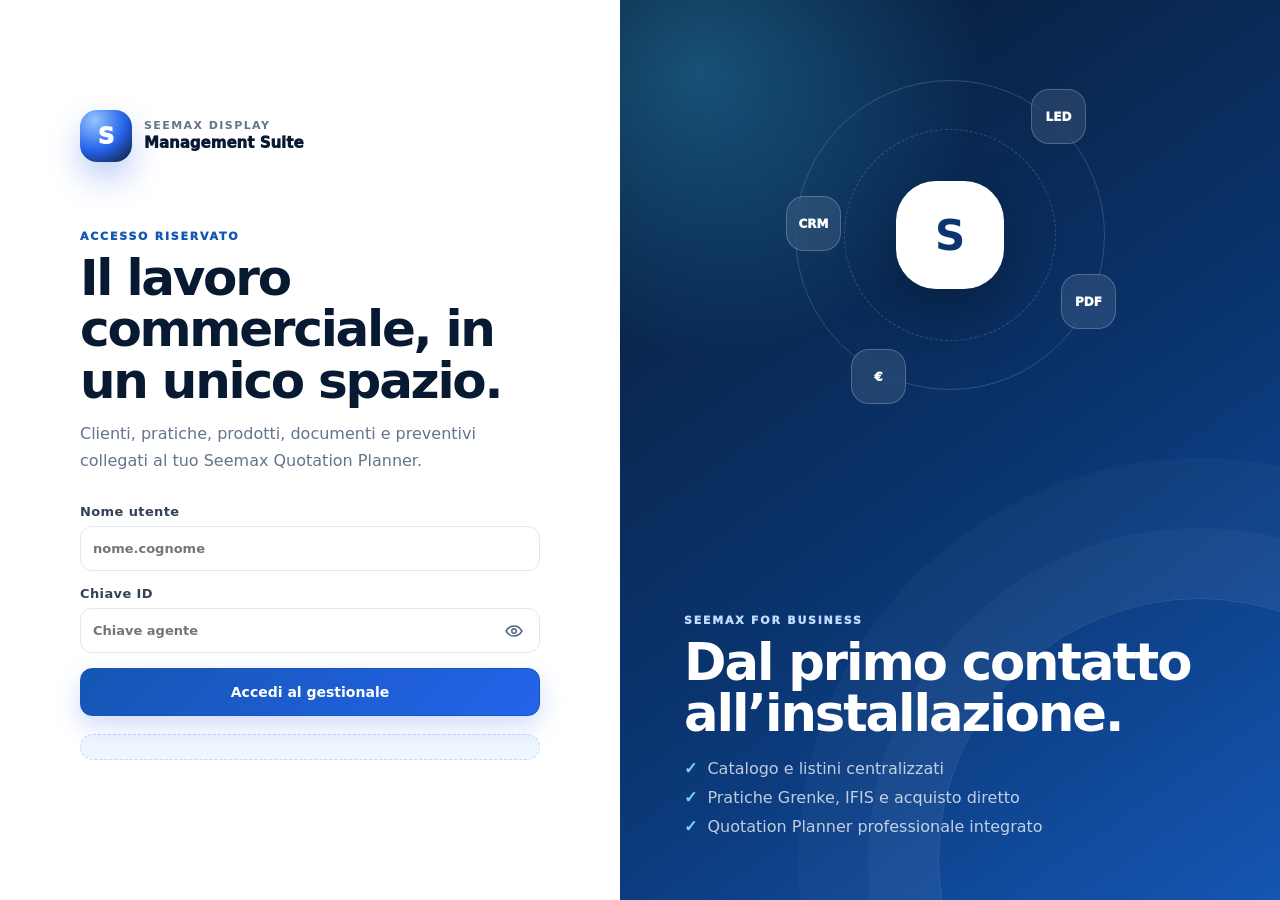
<file: index.html>
<!doctype html>
<html lang="it">
<head>
  <meta charset="utf-8">
  <meta name="viewport" content="width=device-width, initial-scale=1, viewport-fit=cover">
  <meta name="theme-color" content="#0a3570">
  <meta name="description" content="Gestionale commerciale e operativo per Seemax Display.">
  <title>Seemax Management Suite</title>
  <link rel="manifest" href="manifest.webmanifest">
  <link rel="icon" href="assets/icons/icon.svg" type="image/svg+xml">
  <link rel="stylesheet" href="assets/css/app.css">
  <link rel="stylesheet" href="assets/css/pixel-lab-launch.css">
</head>
<body>
  <div id="loginScreen" class="login-screen">
    <section class="login-card" aria-labelledby="loginTitle">
      <div class="login-brand">
        <div class="brand-mark" aria-hidden="true">S</div>
        <div>
          <span>Seemax Display</span>
          <strong>Management Suite</strong>
        </div>
      </div>
      <div class="login-copy">
        <span class="eyebrow">Accesso riservato</span>
        <h1 id="loginTitle">Il lavoro commerciale, in un unico spazio.</h1>
        <p>Clienti, pratiche, prodotti, documenti e preventivi collegati al tuo Seemax Quotation Planner.</p>
      </div>
      <form id="loginForm" class="login-form">
        <label>Nome utente<input id="loginUsername" autocomplete="username" placeholder="nome.cognome" required></label>
        <label>Chiave ID<div class="password-input-wrap"><input id="loginKey" type="password" autocomplete="current-password" placeholder="Chiave agente" required><button type="button" class="password-visibility-button" data-action="toggle-login-password" aria-label="Mostra Chiave ID" aria-pressed="false"><svg class="eye-visible" viewBox="0 0 24 24" aria-hidden="true"><path d="M2.5 12s3.5-6 9.5-6 9.5 6 9.5 6-3.5 6-9.5 6-9.5-6-9.5-6Z"></path><circle cx="12" cy="12" r="2.7"></circle></svg><svg class="eye-hidden" viewBox="0 0 24 24" aria-hidden="true"><path d="M3 3l18 18"></path><path d="M10.6 6.1c.45-.07.92-.1 1.4-.1 6 0 9.5 6 9.5 6a15.7 15.7 0 0 1-2.7 3.35M6.1 6.15C3.75 7.8 2.5 12 2.5 12s3.5 6 9.5 6c1.25 0 2.38-.26 3.4-.68"></path><path d="M9.9 9.9a3 3 0 0 0 4.2 4.2"></path></svg></button></div></label>
        <button class="btn primary wide" type="submit">Accedi al gestionale</button>
      </form>
      <div id="demoCredentials" class="demo-credentials"></div>
      <p id="loginError" class="form-error" role="alert"></p>
    </section>
    <aside class="login-feature-panel" aria-label="Funzioni principali">
      <div class="feature-orbit"><span>CRM</span><span>LED</span><span>PDF</span><span>€</span><strong>S</strong></div>
      <div>
        <span class="eyebrow light">Seemax for Business</span>
        <h2>Dal primo contatto all’installazione.</h2>
        <ul>
          <li>Catalogo e listini centralizzati</li>
          <li>Pratiche Grenke, IFIS e acquisto diretto</li>
          <li>Quotation Planner professionale integrato</li>
        </ul>
      </div>
    </aside>
  </div>

  <div id="app" class="app-shell is-hidden">
    <aside id="sidebar" class="sidebar">
      <div class="sidebar-brand">
        <div class="brand-mark small">S</div>
        <div><span>Seemax Display</span><strong>Management Suite</strong></div>
        <button id="closeSidebar" class="icon-btn mobile-only" aria-label="Chiudi menu">×</button>
      </div>
      <nav id="mainNav" class="main-nav" aria-label="Navigazione principale"></nav>
      <div class="sidebar-footer">
        <div class="database-state"><i id="databaseDot"></i><div><span>Database</span><strong id="databaseLabel">Modalità demo</strong></div></div>
        <button id="logoutButton" class="btn sidebar-logout">Esci</button>
      </div>
    </aside>

    <main class="workspace">
      <header class="topbar">
        <button id="openSidebar" class="icon-btn mobile-only" aria-label="Apri menu">☰</button>
        <div class="page-heading"><span id="pageEyebrow">Seemax Management</span><h1 id="pageTitle">Dashboard</h1><p id="pageSubtitle">Panoramica commerciale e operativa</p></div>
        <div class="topbar-actions">
          <label class="global-search"><span>⌕</span><input id="globalSearch" placeholder="Cerca cliente o pratica…" aria-label="Ricerca globale"></label>
          <button id="installAppButton" class="btn ghost is-hidden">Installa App</button>
          <button id="quickAddButton" class="btn primary">＋ Nuova pratica</button>
          <button id="tutorialButton" class="tutorial-button" data-action="start-tutorial" aria-label="Apri il tutorial"><span>❔</span><strong>Tutorial</strong></button>
          <button id="notificationButton" class="notification-button" data-action="open-notifications" aria-label="Notifiche"><span>🔔</span><i id="notificationDot"></i></button>
          <button id="userMenuButton" class="user-chip" data-route="profile" aria-label="Apri il profilo utente"><span id="userInitials">DF</span><div><strong id="userName">Utente</strong><small id="userRole">AGENTE</small></div></button>
        </div>
      </header>
      <div id="connectionBanner" class="connection-banner is-hidden"></div>
      <section id="viewContainer" class="view-container" tabindex="-1"></section>
    </main>
  </div>

  <div id="modalRoot"></div>
  <div id="tutorialRoot"></div>
  <div id="celebrationRoot" class="celebration-root" aria-live="polite"></div>
  <div id="toastRoot" class="toast-root" aria-live="polite"></div>
  <aside id="saveProgressCenter" class="save-progress-center is-hidden" aria-live="polite">
    <div class="save-progress-head">
      <span id="saveProgressIcon" class="save-progress-icon">↻</span>
      <div><strong id="saveProgressTitle">Sto caricando…</strong><small id="saveProgressSubtitle">Invio dei dati al database</small></div>
      <em id="saveProgressPercent">0%</em>
    </div>
      <i id="saveProgressTrack" class="save-progress-track" role="progressbar" aria-label="Avanzamento operazione" aria-valuemin="0" aria-valuemax="100" aria-valuenow="0"><b id="saveProgressBar"></b></i>
    <div id="saveProgressItems" class="save-progress-items"></div>
  </aside>
  <aside id="uploadCenter" class="upload-center is-hidden" aria-live="polite">
    <button id="uploadCenterSummary" class="upload-center-summary" type="button" data-action="toggle-upload-center" aria-expanded="false">
      <span id="uploadCenterIcon">⬆️</span><div><strong id="uploadCenterTitle">Caricamento documenti</strong><small id="uploadCenterSubtitle">Preparazione…</small></div><em id="uploadCenterPercent">0%</em>
      <i class="upload-center-bar"><b id="uploadCenterBar"></b></i>
    </button>
    <section id="uploadCenterDetails" class="upload-center-details is-hidden"><header><strong>Trasferimenti documenti</strong><button type="button" data-action="dismiss-upload-center" aria-label="Nascondi">×</button></header><div id="uploadCenterList"></div><p>Non chiudere o ricaricare la pagina finché i trasferimenti non sono terminati.</p></section>
  </aside>
  <div id="loadingLayer" class="loading-layer is-hidden" role="progressbar" aria-live="polite" aria-valuemin="0" aria-valuemax="100" aria-valuenow="0">
    <section class="loading-progress-card">
      <div class="loading-progress-brand"><span>S</span><div><small>SEEMAX MANAGEMENT</small><strong id="loadingProgressTitle">Operazione in corso…</strong></div><em id="loadingProgressPercent">0%</em></div>
      <div class="loading-progress-track"><b id="loadingProgressBar"></b></div>
      <p id="loadingProgressDetail">Preparazione della sessione…</p>
      <small class="loading-progress-estimate">Avanzamento stimato · i dati già disponibili vengono mostrati appena possibile</small>
    </section>
  </div>
  <div id="syncLayer" class="sync-layer is-hidden" aria-live="assertive">
    <section><span class="section-kicker">Sincronizzazione database</span><h2>SALVA TUTTO</h2><div class="sync-progress"><i id="syncProgressBar"></i></div><strong id="syncProgressText">Preparazione…</strong><p id="syncCurrentItem">Attendi mentre trasferiamo il lavoro locale.</p></section>
  </div>

  <script src="assets/js/config.js"></script>
  <script src="assets/js/seed.js"></script>
  <script src="assets/js/store.js"></script>
  <script src="assets/js/api.js"></script>
  <script src="assets/js/planner-native.js"></script>
  <script src="assets/js/p391-layout.js"></script>
  <script src="assets/js/work-order.js"></script>
  <script src="assets/js/pixel-lab.js"></script>
  <script src="assets/js/app.js"></script>
</body>
</html>
</file>
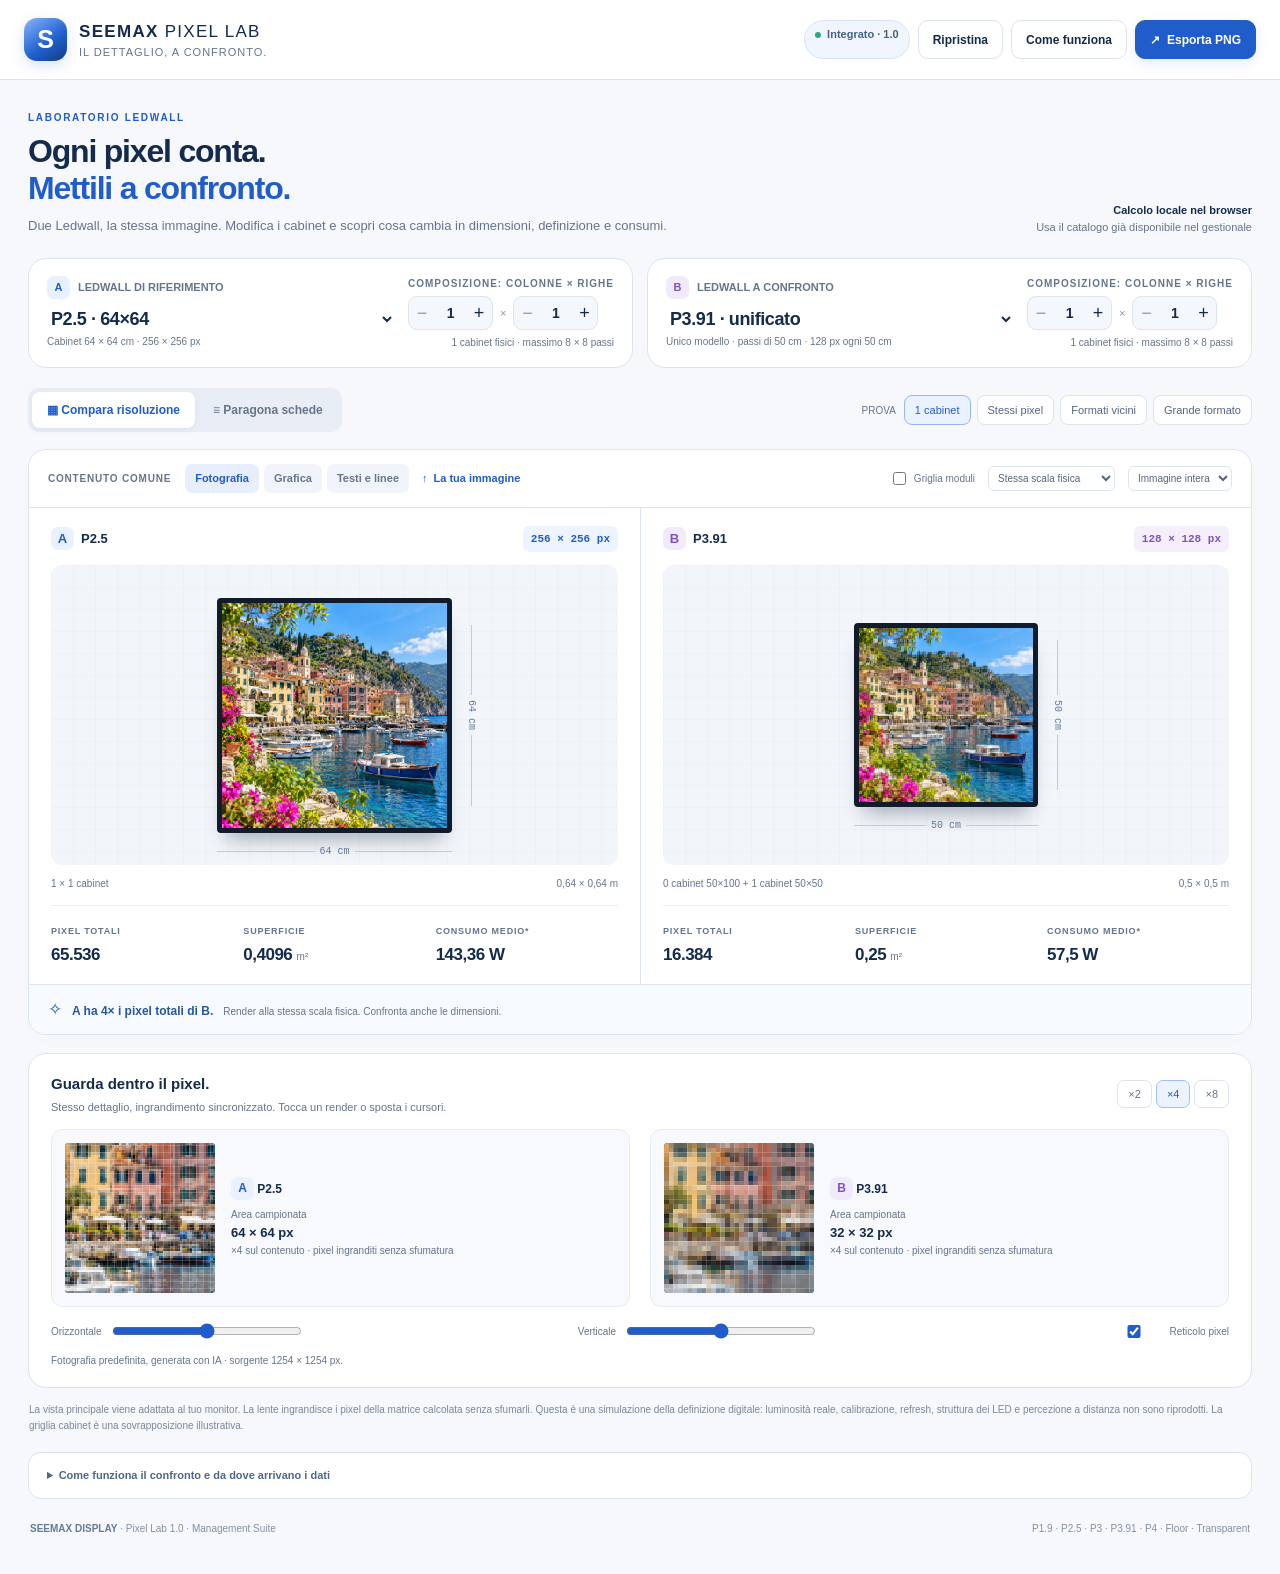
<file: pixel-lab/index.html>
<!doctype html>
<html lang="it">
<head>
<meta charset="utf-8"><meta name="viewport" content="width=device-width, initial-scale=1">
<meta name="theme-color" content="#0c2446"><title>SEEMAX Pixel Lab — Paragona Ledwall</title>
<meta name="description" content="Confronta i Ledwall SEEMAX: dimensioni, matrici native, schede tecniche e consumi stimati.">
<link rel="stylesheet" href="../assets/css/pixel-lab.css">
</head>
<body>
<header class="topbar"><div class="brand"><div class="brand-mark" aria-hidden="true">S</div><div><div class="brand-name">SEEMAX <span style="font-weight:450">PIXEL LAB</span></div><div class="brand-sub">IL DETTAGLIO, A CONFRONTO.</div></div></div><div class="header-actions"><span class="tag optional">Integrato · 1.0</span><button class="btn" id="reset">Ripristina</button><button class="btn" id="about">Come funziona</button><button class="btn primary" id="export"><span aria-hidden="true">↗</span> Esporta PNG</button></div></header>
<main class="wrap">
<section class="hero"><div><div class="eyebrow">Laboratorio Ledwall</div><h1>Ogni pixel conta.<br><span>Mettili a confronto.</span></h1><p class="intro">Due Ledwall, la stessa immagine. Modifica i cabinet e scopri cosa cambia in dimensioni, definizione e consumi.</p></div><div class="hero-note"><strong>Calcolo locale nel browser</strong><br>Usa il catalogo già disponibile nel gestionale</div></section>
<section class="controls" aria-label="Configura i due Ledwall">
<article class="setup a" data-side="a"><div><div class="setup-head"><span class="id-tag">A</span> LEDWALL DI RIFERIMENTO</div><label class="sr-only" for="model-a">Modello Ledwall A</label><select class="model" id="model-a"></select><div class="model-hint" id="hint-a"></div></div><div><div class="array-label">Composizione: colonne × righe</div><div class="steppers"><div class="stepper"><button data-step="-1" data-target="cols-a" aria-label="Riduci colonne A">−</button><input id="cols-a" aria-label="Colonne cabinet A" type="number" min="1" max="8" step="1" value="1"><button data-step="1" data-target="cols-a" aria-label="Aumenta colonne A">+</button></div><span class="by">×</span><div class="stepper"><button data-step="-1" data-target="rows-a" aria-label="Riduci righe A">−</button><input id="rows-a" aria-label="Righe cabinet A" type="number" min="1" max="8" step="1" value="1"><button data-step="1" data-target="rows-a" aria-label="Aumenta righe A">+</button></div></div><div class="qty-hint" id="count-a"></div></div></article>
<article class="setup b" data-side="b"><div><div class="setup-head"><span class="id-tag">B</span> LEDWALL A CONFRONTO</div><label class="sr-only" for="model-b">Modello Ledwall B</label><select class="model" id="model-b"></select><div class="model-hint" id="hint-b"></div></div><div><div class="array-label">Composizione: colonne × righe</div><div class="steppers"><div class="stepper"><button data-step="-1" data-target="cols-b" aria-label="Riduci colonne B">−</button><input id="cols-b" aria-label="Colonne cabinet B" type="number" min="1" max="8" step="1" value="1"><button data-step="1" data-target="cols-b" aria-label="Aumenta colonne B">+</button></div><span class="by">×</span><div class="stepper"><button data-step="-1" data-target="rows-b" aria-label="Riduci righe B">−</button><input id="rows-b" aria-label="Righe cabinet B" type="number" min="1" max="8" step="1" value="1"><button data-step="1" data-target="rows-b" aria-label="Aumenta righe B">+</button></div></div><div class="qty-hint" id="count-b"></div></div></article>
</section>
<div class="toolbar"><div class="tabs" role="tablist" aria-label="Tipo di confronto"><button id="resolution-tab" role="tab" aria-selected="true" aria-controls="resolution-pane" class="tab">▦ Compara risoluzione</button><button id="specs-tab" role="tab" aria-selected="false" aria-controls="specs-pane" class="tab">≡ Paragona schede</button></div><div class="presets"><span>PROVA</span><button class="chip is-active" data-preset="single">1 cabinet</button><button class="chip" data-preset="pixels">Stessi pixel</button><button class="chip" data-preset="near">Formati vicini</button><button class="chip" data-preset="large">Grande formato</button></div></div>
<section id="resolution-pane" role="tabpanel" aria-labelledby="resolution-tab">
<div class="comparison" id="bench"><div class="scene-bar"><div class="source-options"><span class="small-label">Contenuto comune</span><button class="source-btn active" data-source="photo">Fotografia</button><button class="source-btn" data-source="graphic">Grafica</button><button class="source-btn" data-source="text">Testi e linee</button><label class="upload"><span aria-hidden="true">↑</span> La tua immagine<input type="file" id="upload" accept="image/png,image/jpeg,image/webp"></label></div><div class="view-options"><label><input type="checkbox" id="cabinetGrid"> Griglia moduli</label><label for="scaleMode" class="sr-only">Scala dei due render</label><select id="scaleMode"><option value="physical">Stessa scala fisica</option><option value="normalized">Normalizza ingombro</option></select><label for="imageFit" class="sr-only">Adattamento del contenuto</label><select id="imageFit"><option value="contain">Immagine intera</option><option value="cover">Riempi / ritaglia</option></select></div></div>
<div class="screens">
<article class="screen-card a"><div class="screen-heading"><h2><span class="id-tag">A</span> <span id="name-a">P2.5</span></h2><span id="native-a" class="native-badge">256 × 256 px</span></div><div class="stage" id="stage-a"><div class="display-assembly" id="assembly-a"><div class="display-body"><canvas class="screen-image" id="screen-a" width="256" height="256" aria-label="Render del Ledwall A"></canvas><div class="cabinet-grid" id="grid-a" hidden></div></div><span class="ruler-w" id="width-a"></span><span class="ruler-h" id="height-a"></span></div></div><div class="render-note"><span id="array-a"></span><span id="ratio-a"></span></div><div class="screen-kpis"><div><span class="label">Pixel totali</span><strong id="pixels-a"></strong></div><div><span class="label">Superficie</span><strong id="area-a"></strong></div><div><span class="label">Consumo medio*</span><strong id="power-a"></strong></div></div></article>
<article class="screen-card b"><div class="screen-heading"><h2><span class="id-tag">B</span> <span id="name-b">P3.91</span></h2><span id="native-b" class="native-badge">128 × 128 px</span></div><div class="stage" id="stage-b"><div class="display-assembly" id="assembly-b"><div class="display-body"><canvas class="screen-image" id="screen-b" width="128" height="128" aria-label="Render del Ledwall B"></canvas><div class="cabinet-grid" id="grid-b" hidden></div></div><span class="ruler-w" id="width-b"></span><span class="ruler-h" id="height-b"></span></div></div><div class="render-note"><span id="array-b"></span><span id="ratio-b"></span></div><div class="screen-kpis"><div><span class="label">Pixel totali</span><strong id="pixels-b"></strong></div><div><span class="label">Superficie</span><strong id="area-b"></strong></div><div><span class="label">Consumo medio*</span><strong id="power-b"></strong></div></div></article>
</div><div class="insight"><span class="star" aria-hidden="true">✧</span><strong id="insight"></strong><small id="scaleHint"></small></div></div>
<section class="lens-panel"><div class="section-head"><div><h2>Guarda dentro il pixel.</h2><p>Stesso dettaglio, ingrandimento sincronizzato. Tocca un render o sposta i cursori.</p></div><div class="zoom" aria-label="Ingrandimento dettaglio"><button data-zoom="2">×2</button><button class="active" data-zoom="4">×4</button><button data-zoom="8">×8</button></div></div><div class="lens-grid"><article class="lens-view"><canvas id="lens-a" class="lens-canvas" width="450" height="450" aria-label="Dettaglio pixel Ledwall A"></canvas><div class="lens-copy"><h3><span class="id-tag">A</span> <span id="lens-name-a">P2.5</span></h3><p>Area campionata<strong id="sample-a"></strong><span id="lens-hint-a"></span></p></div></article><article class="lens-view b"><canvas id="lens-b" class="lens-canvas" width="450" height="450" aria-label="Dettaglio pixel Ledwall B"></canvas><div class="lens-copy"><h3><span class="id-tag">B</span> <span id="lens-name-b">P3.91</span></h3><p>Area campionata<strong id="sample-b"></strong><span id="lens-hint-b"></span></p></div></article></div><div class="lens-controls"><label for="panX">Orizzontale<input type="range" id="panX" min="0" max="100" value="50"></label><label for="panY">Verticale<input type="range" id="panY" min="0" max="100" value="50"></label><label style="flex:0 0 auto"><input type="checkbox" id="pixelGrid" checked> Reticolo pixel</label></div><p class="source-meta" id="sourceMeta">Preparazione del contenuto…</p></section>
<p class="footnote">La vista principale viene adattata al tuo monitor. La lente ingrandisce i pixel della matrice calcolata senza sfumarli. Questa è una simulazione della definizione digitale: luminosità reale, calibrazione, refresh, struttura dei LED e percezione a distanza non sono riprodotti. La griglia cabinet è una sovrapposizione illustrativa.</p>
</section>
<section id="specs-pane" role="tabpanel" aria-labelledby="specs-tab" hidden><div class="comparison"><div class="scene-bar"><div><span class="small-label">Schede a confronto</span><strong style="font-size:12px">Geometria esatta. Dati tecnici trasparenti.</strong></div><span class="tag" id="catalogSourceStatus">Dati locali del catalogo</span></div><div class="table-wrap"><table class="tech-table"><thead><tr><th scope="col">Caratteristica</th><th scope="col" id="th-a">A · P2.5</th><th scope="col" id="th-b">B · P3.91</th></tr></thead><tbody id="tech-body"></tbody></table></div><div class="energy-bar"><strong>Simulazione utilizzo</strong><label>Ore/giorno<input id="hours" type="number" min="1" max="24" step="1" value="8"></label><label>Giorni/mese<input id="days" type="number" min="1" max="31" step="1" value="30"></label><span id="energy-summary"></span></div></div><p class="footnote">* Potenze ottenute da superficie × W/m² della scheda. Il consumo medio è una stima orientativa: contenuti, luminosità impostata, alimentatori e condizioni d’uso modificano l’assorbimento. Il valore massimo non sostituisce il dimensionamento elettrico.</p></section>
<details class="notes" id="labNotes"><summary>Come funziona il confronto e da dove arrivano i dati</summary>
<p><strong>La matrice è il punto di partenza.</strong> Le risoluzioni sono quelle già usate dal Quotation Planner. Aumentando colonne e righe aumentano dimensioni e pixel totali; il passo del modello resta invariato.</p>
<ul><li><strong>P3.91 unico:</strong> larghezza e altezza crescono a passi di 50 cm, ciascuno da 128 pixel. Il numero di cabinet fisici è calcolato componendo i formati 50×100 e 50×50 cm; la griglia mostra i passi di progettazione, non tutti i giunti fisici.</li>
<li><strong>Stessa scala fisica:</strong> un centimetro ha lo stesso ingombro nei due render. Con <strong>Normalizza ingombro</strong> ogni schermo riempie il proprio riquadro; le dimensioni fisiche non sono più confrontabili a vista.</li>
<li><strong>Stessi pixel:</strong> P2.5 da 64×64 cm e P3.91 da 100×100 cm hanno entrambi 256×256 pixel. La matrice digitale coincide; cambia il passo fisico.</li>
<li><strong>Schede tecniche:</strong> il laboratorio legge la copia del catalogo già caricata nel gestionale. I campi mancanti usano i riferimenti inclusi nel Planner o sono indicati da verificare. Non esegue richieste a Google Sheets. Consumi e matrici riferiti a una sola faccia.</li>
<li><strong>Dati da confermare:</strong> la matrice P1.9 264×526 è quella del Planner; il consumo va completato se assente. Sul P3 la densità dichiarata può differire da quella calcolata sulle dimensioni. Pesi ambigui e scala di grigi “16” sono evidenziati.</li>
<li><strong>Contenuti:</strong> la fotografia predefinita è generata con IA. Le immagini personali restano nella memoria della pagina: vengono mantenute chiudendo e riaprendo il laboratorio nella stessa sessione, ma vanno riselezionate dopo un riavvio o logout.</li>
<li><strong>Limiti:</strong> massimo 8×8 passi per schermo. Luminosità, refresh, distanza di osservazione, trasparenza e struttura ottica non sono simulati. Il laboratorio aiuta il confronto digitale e non sostituisce una prova sul display reale.</li></ul></details>
<footer class="footer"><span><strong>SEEMAX DISPLAY</strong> · Pixel Lab 1.0 · Management Suite</span><span>P1.9 · P2.5 · P3 · P3.91 · P4 · Floor · Transparent</span></footer>
</main><div class="toast" id="toast" role="status" aria-live="polite"></div><img id="defaultPhoto" alt="" hidden src="../assets/pixel-lab/default-marina.png">


<script src="../assets/js/pixel-lab-engine.js"></script>
<script src="../assets/js/pixel-lab-app.js"></script>
</body></html>
</file>
<file: assets/css/app.css>
:root {
  --bg: #f4f7fb;
  --surface: #ffffff;
  --surface-2: #f8fafc;
  --surface-3: #edf4ff;
  --ink: #0f172a;
  --muted: #64748b;
  --muted-2: #94a3b8;
  --line: #e2e8f0;
  --line-strong: #cbd5e1;
  --brand: #1456b3;
  --brand-2: #2563eb;
  --brand-3: #0a3570;
  --brand-soft: #e6eefc;
  --success: #16a34a;
  --warning: #f59e0b;
  --danger: #ef4444;
  --dark: #081a31;
  --shadow: 0 18px 45px rgba(15, 23, 42, .10);
  --shadow-soft: 0 8px 22px rgba(15, 23, 42, .07);
  --radius: 18px;
  --sidebar: 292px;
}

* { box-sizing: border-box; }
html { scroll-behavior: smooth; }
body { margin: 0; min-height: 100vh; background: var(--bg); color: var(--ink); font-family: Inter, ui-sans-serif, system-ui, -apple-system, BlinkMacSystemFont, "Segoe UI", sans-serif; }
button, input, select, textarea { font: inherit; }
button, a { -webkit-tap-highlight-color: transparent; }
button { cursor: pointer; }
a { color: inherit; text-decoration: none; }
.is-hidden { display: none !important; }
.mobile-only { display: none !important; }

.btn { display: inline-flex; align-items: center; justify-content: center; gap: 8px; min-height: 40px; border: 1px solid transparent; border-radius: 12px; padding: 9px 14px; color: var(--ink); background: #fff; font-size: 13px; font-weight: 850; transition: .18s ease; }
.btn:hover { transform: translateY(-1px); box-shadow: var(--shadow-soft); }
.btn.primary { color: #fff; border-color: var(--brand); background: linear-gradient(135deg, var(--brand), var(--brand-2)); box-shadow: 0 10px 24px rgba(37, 99, 235, .22); }
.btn.soft { color: #15479a; border-color: #bfdbfe; background: #eff6ff; }
.btn.ghost { border-color: var(--line); background: #fff; }
.btn.white { color: var(--brand-3); border-color: #fff; background: #fff; }
.btn.glass { color: #fff; border-color: rgba(255,255,255,.24); background: rgba(255,255,255,.10); }
.btn.danger-outline { color: #b91c1c; border-color: #fecaca; background: #fff; }
.btn.wide { width: 100%; min-height: 48px; }
.icon-btn { width: 40px; height: 40px; display: grid; place-items: center; border: 1px solid var(--line); border-radius: 12px; background: #fff; color: var(--muted); font-size: 20px; }
.icon-btn.danger { color: #b91c1c; border-color: #fecaca; }
.text-button { padding: 6px; border: 0; background: transparent; color: var(--brand); font-size: 12px; font-weight: 900; }

/* Login */
.login-screen { min-height: 100vh; display: grid; grid-template-columns: minmax(420px, 620px) minmax(500px, 1fr); background: #fff; }
.login-card { width: min(460px, calc(100% - 48px)); margin: auto; padding: 42px 0; }
.login-brand, .sidebar-brand { display: flex; align-items: center; gap: 12px; }
.brand-mark { width: 52px; height: 52px; display: grid; place-items: center; border-radius: 17px; color: #fff; background: radial-gradient(circle at 28% 20%, #93c5fd, #2563eb 54%, #0f172a); box-shadow: 0 16px 32px rgba(37,99,235,.30); font-size: 23px; font-weight: 950; }
.brand-mark.small { width: 44px; height: 44px; border-radius: 14px; font-size: 19px; }
.login-brand span, .sidebar-brand span { display: block; color: var(--muted); font-size: 11px; font-weight: 800; letter-spacing: .13em; text-transform: uppercase; }
.login-brand strong, .sidebar-brand strong { display: block; margin-top: 2px; color: var(--dark); font-size: 15px; font-weight: 950; }
.login-copy { margin: 68px 0 30px; }
.eyebrow, .section-kicker { display: block; color: var(--brand); font-size: 10px; font-weight: 950; letter-spacing: .16em; text-transform: uppercase; }
.eyebrow.light { color: #bfdbfe; }
.login-copy h1 { max-width: 440px; margin: 10px 0 14px; color: var(--dark); font-size: clamp(34px, 4vw, 50px); line-height: 1.03; letter-spacing: -.045em; }
.login-copy p { max-width: 430px; margin: 0; color: var(--muted); line-height: 1.65; }
.login-form { display: grid; gap: 15px; }
.login-form label, .form-grid label { display: flex; flex-direction: column; gap: 7px; color: #334155; font-size: 11px; font-weight: 900; letter-spacing: .03em; }
.login-form input, .form-grid input, .form-grid select, .form-grid textarea { width: 100%; min-height: 45px; border: 1px solid var(--line); border-radius: 12px; padding: 10px 12px; color: var(--ink); background: #fff; outline: none; transition: .16s ease; }
.login-form input:focus, .form-grid input:focus, .form-grid select:focus, .form-grid textarea:focus { border-color: #60a5fa; box-shadow: 0 0 0 4px rgba(37,99,235,.10); }
.password-input-wrap { position: relative; display: block; }
.password-input-wrap > input { padding-right: 52px; }
.password-visibility-button { position: absolute; top: 50%; right: 7px; width: 38px; height: 38px; display: grid; place-items: center; transform: translateY(-50%); border: 0; border-radius: 10px; padding: 0; color: #52657e; background: transparent; cursor: pointer; }
.password-visibility-button:hover { color: #145cbd; background: #edf5ff; }
.password-visibility-button:focus-visible { outline: 3px solid rgba(37,99,235,.2); }
.password-visibility-button svg { position: absolute; width: 20px; height: 20px; fill: none; stroke: currentColor; stroke-width: 1.8; stroke-linecap: round; stroke-linejoin: round; transition: opacity .16s ease, transform .16s ease; }
.password-visibility-button .eye-hidden { opacity: 0; transform: scale(.8); }
.password-visibility-button.is-visible .eye-visible { opacity: 0; transform: scale(.8); }
.password-visibility-button.is-visible .eye-hidden { opacity: 1; transform: scale(1); }
.form-grid textarea { min-height: 100px; resize: vertical; }
.demo-credentials { display: grid; grid-template-columns: 1fr 1fr; gap: 8px; margin-top: 18px; padding: 12px; border: 1px dashed #bfdbfe; border-radius: 14px; background: #eff6ff; }
.demo-credentials strong { grid-column: 1 / -1; color: #1e3a8a; font-size: 11px; }
.demo-credentials button { border: 0; border-radius: 10px; padding: 9px; color: #1d4ed8; background: #fff; font-size: 10px; font-weight: 850; }
.form-error { min-height: 20px; margin: 10px 0 0; color: #b91c1c; font-size: 12px; font-weight: 750; }
.login-feature-panel { position: relative; overflow: hidden; display: flex; flex-direction: column; justify-content: flex-end; padding: 64px; color: #fff; background: radial-gradient(circle at 12% 8%, rgba(56,189,248,.32), transparent 28%), linear-gradient(145deg, #081a31, #0a3570 56%, #1456b3); }
.login-feature-panel::after { content: ""; position: absolute; width: 520px; height: 520px; right: -180px; bottom: -220px; border: 1px solid rgba(255,255,255,.12); border-radius: 50%; box-shadow: 0 0 0 70px rgba(255,255,255,.03), 0 0 0 140px rgba(255,255,255,.025); }
.login-feature-panel > div:last-child { position: relative; z-index: 2; max-width: 560px; }
.login-feature-panel h2 { margin: 10px 0 20px; font-size: clamp(36px, 4vw, 58px); line-height: 1; letter-spacing: -.04em; }
.login-feature-panel ul { margin: 0; padding: 0; list-style: none; display: grid; gap: 10px; color: rgba(255,255,255,.74); }
.login-feature-panel li::before { content: "✓"; margin-right: 10px; color: #7dd3fc; font-weight: 950; }
.feature-orbit { position: absolute; top: 80px; left: 50%; width: 310px; height: 310px; transform: translateX(-50%); border: 1px solid rgba(255,255,255,.16); border-radius: 50%; }
.feature-orbit::before { content: ""; position: absolute; inset: 48px; border: 1px dashed rgba(255,255,255,.18); border-radius: 50%; }
.feature-orbit strong { position: absolute; inset: 100px; display: grid; place-items: center; border-radius: 40px; color: #0a3570; background: #fff; box-shadow: 0 24px 60px rgba(0,0,0,.28); font-size: 42px; }
.feature-orbit span { position: absolute; width: 55px; height: 55px; display: grid; place-items: center; border: 1px solid rgba(255,255,255,.22); border-radius: 18px; background: rgba(255,255,255,.10); backdrop-filter: blur(10px); font-size: 12px; font-weight: 950; }
.feature-orbit span:nth-child(1) { left: -10px; top: 115px; }.feature-orbit span:nth-child(2) { right: 18px; top: 8px; }.feature-orbit span:nth-child(3) { right: -12px; bottom: 60px; }.feature-orbit span:nth-child(4) { left: 55px; bottom: -15px; }

/* Shell */
.app-shell { min-height: 100vh; display: grid; grid-template-columns: var(--sidebar) minmax(0, 1fr); }
.sidebar { position: sticky; top: 0; height: 100vh; z-index: 30; display: flex; flex-direction: column; padding: 20px; color: #fff; background: linear-gradient(180deg, #081a31, #0a3570 58%, #11458c); box-shadow: 10px 0 40px rgba(15,23,42,.13); overflow: auto; }
.sidebar-brand { padding: 4px 4px 22px; border-bottom: 1px solid rgba(255,255,255,.11); }
.sidebar-brand span { color: rgba(255,255,255,.56); }.sidebar-brand strong { color: #fff; }
.main-nav { display: flex; flex-direction: column; gap: 7px; margin: 20px 0; }
.nav-item { width: 100%; min-height: 58px; display: flex; align-items: center; gap: 11px; border: 1px solid rgba(255,255,255,.10); border-radius: 14px; padding: 10px 11px; color: #fff; background: rgba(255,255,255,.045); text-align: left; transition: .18s ease; }
.nav-item:hover { transform: translateX(2px); background: rgba(255,255,255,.10); }
.nav-item.active { color: var(--brand-3); border-color: #fff; background: #fff; box-shadow: 0 14px 28px rgba(0,0,0,.22); }
.nav-symbol { width: 34px; height: 34px; flex: 0 0 auto; display: grid; place-items: center; border-radius: 11px; background: rgba(255,255,255,.10); font-size: 18px; font-weight: 900; }
.nav-item.active .nav-symbol { background: var(--brand-soft); }
.nav-item strong, .nav-item small { display: block; }.nav-item strong { font-size: 13px; }.nav-item small { margin-top: 2px; opacity: .66; font-size: 10px; }
.sidebar-footer { margin-top: auto; padding-top: 14px; border-top: 1px solid rgba(255,255,255,.11); }
.database-state { display: flex; align-items: center; gap: 10px; padding: 10px 5px 14px; }
.database-state i { width: 9px; height: 9px; border-radius: 50%; background: #94a3b8; }.database-state i.online { background: #4ade80; box-shadow: 0 0 0 5px rgba(74,222,128,.10); }.database-state i.offline { background: #f87171; }
.database-state span, .database-state strong { display: block; }.database-state span { color: rgba(255,255,255,.55); font-size: 9px; text-transform: uppercase; letter-spacing: .12em; }.database-state strong { margin-top: 3px; font-size: 11px; }
.sidebar-logout { width: 100%; color: #fff; border-color: rgba(255,255,255,.16); background: rgba(255,255,255,.08); }
.workspace { min-width: 0; padding: 0 28px 36px; }
.topbar { min-height: 104px; display: flex; align-items: center; justify-content: space-between; gap: 20px; border-bottom: 1px solid rgba(226,232,240,.85); }
.page-heading { min-width: 220px; }.page-heading > span { display: block; color: var(--brand); font-size: 9px; font-weight: 950; letter-spacing: .15em; text-transform: uppercase; }.page-heading h1 { margin: 4px 0 2px; color: var(--dark); font-size: 25px; line-height: 1.1; letter-spacing: -.03em; }.page-heading p { margin: 0; color: var(--muted); font-size: 11px; }
.topbar-actions { display: flex; align-items: center; gap: 9px; }
.global-search { width: min(270px, 22vw); height: 42px; display: flex; align-items: center; gap: 8px; border: 1px solid var(--line); border-radius: 13px; padding: 0 12px; background: #fff; box-shadow: var(--shadow-soft); }
.global-search span { color: var(--muted-2); font-size: 21px; }.global-search input { min-width: 0; width: 100%; border: 0; outline: 0; color: var(--ink); background: transparent; font-size: 12px; }
.user-chip { height: 44px; display: flex; align-items: center; gap: 9px; border: 1px solid var(--line); border-radius: 14px; padding: 5px 10px 5px 6px; background: #fff; box-shadow: var(--shadow-soft); text-align: left; }
.user-chip > span, .avatar { width: 32px; height: 32px; display: grid; place-items: center; border-radius: 11px; color: #fff; background: linear-gradient(135deg, var(--brand), #38bdf8); font-size: 10px; font-weight: 950; }.avatar { width: 42px; height: 42px; border-radius: 13px; font-size: 12px; }.avatar.small { width: 34px; height: 34px; }
.user-chip strong, .user-chip small { display: block; }.user-chip strong { max-width: 120px; overflow: hidden; text-overflow: ellipsis; white-space: nowrap; font-size: 11px; }.user-chip small { margin-top: 2px; color: var(--muted); font-size: 8px; font-weight: 900; }
.connection-banner { margin: 14px 0 -2px; border: 1px solid #bfdbfe; border-radius: 13px; padding: 10px 13px; color: #1e3a8a; background: #eff6ff; font-size: 11px; }.connection-banner button { float: right; border: 0; color: #1d4ed8; background: transparent; font-weight: 900; }.connection-banner.danger { color: #991b1b; border-color: #fecaca; background: #fef2f2; }
.connection-banner.recovering { color: #854d0e; border-color: #fde68a; background: #fffbeb; }.connection-banner.recovering button { color: #a16207; }
.view-container { min-height: calc(100vh - 105px); padding-top: 22px; outline: none; }

/* Content */
.welcome-panel { position: relative; overflow: hidden; min-height: 190px; display: flex; align-items: center; justify-content: space-between; gap: 30px; border-radius: 24px; padding: 34px 38px; color: #fff; background: radial-gradient(circle at 75% -20%, rgba(56,189,248,.55), transparent 34%), linear-gradient(135deg, #081a31, #0a3570 58%, #1456b3); box-shadow: 0 22px 50px rgba(10,53,112,.22); }
.welcome-panel::after { content: "S"; position: absolute; right: 24px; top: -65px; color: rgba(255,255,255,.045); font-size: 270px; font-weight: 950; line-height: 1; }
.welcome-panel > * { position: relative; z-index: 1; }.welcome-panel h2 { margin: 8px 0; font-size: clamp(28px, 3vw, 41px); letter-spacing: -.04em; }.welcome-panel p { max-width: 650px; margin: 0; color: rgba(255,255,255,.70); font-size: 13px; line-height: 1.55; }.welcome-actions { flex: 0 0 auto; display: flex; gap: 9px; }
.kpi-grid { display: grid; grid-template-columns: repeat(4, minmax(0, 1fr)); gap: 14px; margin: 18px 0; }
.kpi-card { min-height: 115px; display: flex; align-items: center; gap: 14px; border: 1px solid var(--line); border-radius: 18px; padding: 16px; background: #fff; box-shadow: var(--shadow-soft); text-align: left; transition: .18s ease; }.kpi-card:hover { transform: translateY(-2px); box-shadow: var(--shadow); }
.kpi-icon { width: 48px; height: 48px; flex: 0 0 auto; display: grid; place-items: center; border-radius: 15px; color: #1d4ed8; background: #dbeafe; font-size: 21px; font-weight: 950; }.kpi-icon.violet { color: #6d28d9; background: #ede9fe; }.kpi-icon.green { color: #15803d; background: #dcfce7; }.kpi-icon.orange { color: #b45309; background: #fef3c7; }
.kpi-card small, .kpi-card strong, .kpi-card em { display: block; }.kpi-card small { color: var(--muted); font-size: 9px; font-weight: 900; text-transform: uppercase; letter-spacing: .08em; }.kpi-card strong { margin: 4px 0 3px; color: var(--dark); font-size: 22px; line-height: 1; }.kpi-card em { color: var(--brand); font-size: 9px; font-style: normal; font-weight: 850; }
.dashboard-grid { display: grid; grid-template-columns: repeat(12, minmax(0, 1fr)); gap: 16px; }.span-12 { grid-column: span 12; }.span-7 { grid-column: span 7; }.span-5 { grid-column: span 5; }.span-2 { grid-column: span 2; }
.agent-month-dashboard { display: grid; grid-template-columns: auto 1fr auto; align-items: center; gap: 16px; margin: 16px 0; border: 1px solid #fde68a; border-radius: 20px; padding: 18px 20px; background: linear-gradient(125deg,#fffdf4,#fff7d6 55%,#eff6ff); box-shadow: var(--shadow-soft); }.agent-month-dashboard h3 { margin: 4px 0; font-size: 19px; }.agent-month-dashboard p { margin: 0; color: var(--muted); font-size: 12px; }.agent-month-medal { display: grid; place-items: center; width: 52px; height: 52px; border-radius: 17px; background: linear-gradient(145deg,#fef3c7,#fbbf24); box-shadow: inset 0 1px rgba(255,255,255,.7),0 8px 18px rgba(245,158,11,.2); font-size: 27px; }
.agent-month-welcome { text-align: center; padding: 8px 12px 4px; }.agent-month-trophy { margin: 0 auto 10px; font-size: 58px; filter: drop-shadow(0 12px 12px rgba(245,158,11,.25)); }.agent-month-label { display: inline-block; color: #92400e; font-size: 12px; font-weight: 950; letter-spacing: .18em; }.agent-month-welcome h3 { margin: 8px 0 2px; color: #10264a; font-size: clamp(29px,5vw,42px); letter-spacing: -.04em; }.agent-month-period { margin: 0 0 18px; color: var(--muted); font-size: 14px; }.agent-month-winning-practice,.agent-month-total { display: grid; gap: 4px; border: 1px solid #fde68a; border-radius: 18px; padding: 15px; background: #fffbeb; }.agent-month-winning-practice small,.agent-month-total span { color: #92400e; font-size: 10px; font-weight: 900; letter-spacing: .1em; }.agent-month-winning-practice strong { font-size: 15px; }.agent-month-winning-practice span { color: #b45309; font-size: 22px; font-weight: 950; }.agent-month-total { margin-top: 10px; border-color: #bfdbfe; background: #eff6ff; }.agent-month-total strong { color: #0759c7; font-size: 29px; }.agent-month-total small { color: var(--muted); }.agent-month-welcome .form-actions { margin-top: 16px; }
.agent-month-details { display: grid; gap: 24px; }.agent-month-details h3 { margin: 4px 0 12px; font-size: 18px; }.agent-leaders-grid { display: grid; grid-template-columns: repeat(2,minmax(0,1fr)); gap: 10px; }.agent-leader-card { display: grid; grid-template-columns: auto 1fr; gap: 12px; align-items: center; border: 1px solid var(--line); border-radius: 17px; padding: 14px; background: #f8fafc; }.agent-leader-card > span { font-size: 25px; }.agent-leader-card small,.agent-leader-card strong,.agent-leader-card em,.agent-leader-card p { display: block; }.agent-leader-card small { color: var(--muted); font-weight: 900; text-transform: uppercase; }.agent-leader-card strong { margin: 2px 0; font-size: 14px; }.agent-leader-card em { color: #0759c7; font-size: 18px; font-style: normal; font-weight: 950; }.agent-leader-card p { margin: 2px 0 0; color: var(--muted); font-size: 10px; }.agent-month-details td small { display: block; color: var(--muted); margin-top: 3px; }.agent-month-note { margin: 0; border-radius: 13px; padding: 12px; color: #475569; background: #f1f5f9; font-size: 11px; }
.agent-month-actions,.agent-detail-actions { display: flex; align-items: center; gap: 8px; }.btn.gold { color: #713f12; border-color: #f4c54b; background: linear-gradient(135deg,#fff7d6,#fcd34d); }.agent-month-dashboard.personal-win { border-color: #eab308; box-shadow: 0 12px 30px rgba(202,138,4,.14); }.user-chip.month-champion { position: relative; border-color: #eab308; background: linear-gradient(135deg,#fffdf4,#fff7d6); box-shadow: 0 8px 24px rgba(202,138,4,.16); }.user-chip.month-champion::after { content: "🏆"; position: absolute; top: -9px; right: -7px; display: grid; place-items: center; width: 24px; height: 24px; border: 2px solid #fff; border-radius: 50%; background: #facc15; font-size: 12px; }.agent-month-champion .welcome-panel { box-shadow: 0 22px 50px rgba(10,53,112,.22), inset 0 0 0 1px rgba(250,204,21,.45); }.agent-month-champion .welcome-panel::before { content: "AGENTE DEL MESE  🏆"; position: absolute; z-index: 2; right: 28px; bottom: 18px; color: rgba(255,231,123,.62); font-size: 10px; font-weight: 950; letter-spacing: .13em; }

/* Tema completo Agente del mese: Gold elegante e particelle leggere */
.app-shell.agent-month-champion {
  --bg:#fffaf0;--surface:#fffef9;--surface-2:#fff9e8;--surface-3:#fff3c4;
  --line:#ead9a2;--line-strong:#d8b85f;--brand:#9a6700;--brand-2:#d49a08;
  --brand-3:#4a3505;--brand-soft:#fff0b8;
  position:relative;
  background:radial-gradient(circle at 82% 3%,rgba(250,204,21,.13),transparent 25%),linear-gradient(145deg,#fffdf7,#f8f1dc 78%,#fff8de)
}
.app-shell.agent-month-champion::before,.app-shell.agent-month-champion::after {
  content:"";position:fixed;inset:0;z-index:29;pointer-events:none;opacity:.42;
  background-image:radial-gradient(circle,#f6c945 0 1.5px,transparent 2px),radial-gradient(circle,#fff0a6 0 1px,transparent 1.7px),radial-gradient(circle,#c79013 0 1px,transparent 1.8px);
  background-size:170px 170px,230px 230px,310px 310px;
  background-position:18px 22px,90px 130px,210px 35px;
  animation:championParticles 24s linear infinite
}
.app-shell.agent-month-champion::after { opacity:.22;filter:blur(.2px);transform:scale(1.08);animation-duration:36s;animation-direction:reverse }
.agent-month-champion .sidebar { background:radial-gradient(circle at 20% 0,rgba(255,225,112,.24),transparent 25%),linear-gradient(180deg,#241b05,#5c4106 56%,#926400);box-shadow:12px 0 42px rgba(92,65,6,.24) }
.agent-month-champion .brand-mark { color:#4a3505;background:radial-gradient(circle at 28% 18%,#fff8cf,#f5c542 52%,#9a6700);box-shadow:0 14px 30px rgba(202,138,4,.34) }
.agent-month-champion .nav-item { border-color:rgba(255,239,176,.16);background:rgba(255,255,255,.055) }
.agent-month-champion .nav-item:hover { background:rgba(255,236,161,.13) }
.agent-month-champion .nav-item.active { color:#4a3505;border-color:#ffe89a;background:linear-gradient(135deg,#fffdf4,#ffedaa);box-shadow:0 14px 30px rgba(44,30,2,.30) }
.agent-month-champion .nav-item.active .nav-symbol { background:rgba(202,138,4,.16) }
.agent-month-champion .workspace { position:relative;background:transparent }
.agent-month-champion .topbar { border-bottom-color:rgba(202,138,4,.26) }
.agent-month-champion .page-heading > span,.agent-month-champion .section-kicker,.agent-month-champion .text-button { color:#9a6700 }
.agent-month-champion .panel,.agent-month-champion .kpi-card,.agent-month-champion .client-card,.agent-month-champion .product-card,.agent-month-champion .planner-shell,.agent-month-champion .revenue-card { border-color:#ead9a2;background:linear-gradient(145deg,rgba(255,255,255,.96),rgba(255,250,231,.94));box-shadow:0 10px 28px rgba(133,92,7,.09) }
.agent-month-champion .btn.primary { color:#3d2a02;border-color:#c78b05;background:linear-gradient(135deg,#fff0a6,#f5c542 58%,#d99a08);box-shadow:0 10px 24px rgba(202,138,4,.25) }
.agent-month-champion .btn.soft,.agent-month-champion .table-action,.agent-month-champion .more-action { color:#765000;border-color:#ead080;background:#fff6d8 }
.agent-month-champion .tutorial-button { color:#6d4b00;border-color:#e5c45c;background:linear-gradient(135deg,#fffdf4,#ffefb6) }
.agent-month-champion .tutorial-button span { color:#4a3505;background:linear-gradient(135deg,#f7d85e,#c98c06) }
.agent-month-champion .notification-button,.agent-month-champion .global-search,.agent-month-champion .user-chip { border-color:#e6cf84;background:#fffdf5 }
.agent-month-champion .agent-month-dashboard.personal-win { position:relative;overflow:hidden;border-color:#d9a514;background:radial-gradient(circle at 92% 12%,rgba(250,204,21,.35),transparent 28%),linear-gradient(125deg,#fffdf4,#fff0ac 58%,#fffaf0);box-shadow:0 16px 38px rgba(202,138,4,.18) }
.agent-month-champion .pipeline-row i,.agent-month-champion .revenue-progress i { background:linear-gradient(90deg,#a66d00,#f5c542,#fff0a6) }
.agent-month-champion .database-state i.online { background:#facc15;box-shadow:0 0 0 5px rgba(250,204,21,.13) }
@keyframes championParticles { from{background-position:18px 22px,90px 130px,210px 35px} to{background-position:188px 192px,320px 360px,520px 345px} }
@media (prefers-reduced-motion:reduce){.app-shell.agent-month-champion::before,.app-shell.agent-month-champion::after{animation:none}}
.trophy-board { display: grid; gap: 18px; }.trophy-board-head { display: flex; align-items: center; gap: 16px; border-radius: 18px; padding: 17px; color: #fff; background: linear-gradient(135deg,#3b2a05,#9a6700 62%,#e4a900); }.trophy-board-head > span { font-size: 38px; }.trophy-board-head h3 { margin: 0 0 4px; font-size: 19px; }.trophy-board-head p { margin: 0; color: rgba(255,255,255,.78); font-size: 11px; }.trophy-grid { display: grid; grid-template-columns: repeat(2,minmax(0,1fr)); gap: 11px; }.trophy-slot { display: grid; grid-template-columns: auto 1fr; gap: 13px; align-items: center; min-height: 145px; border: 1px solid var(--line); border-radius: 18px; padding: 15px; background: #f8fafc; transition: .2s ease; }.trophy-slot.unlocked { border-color: #f2c94c; background: radial-gradient(circle at 95% 0,rgba(250,204,21,.22),transparent 42%),linear-gradient(135deg,#fffdf4,#fff); box-shadow: 0 9px 22px rgba(202,138,4,.11); }.trophy-slot.locked { color: #64748b; background: linear-gradient(135deg,#e8edf3,#f8fafc); filter: saturate(.35); }.trophy-icon { display: grid; place-items: center; width: 56px; height: 56px; border-radius: 17px; background: rgba(255,255,255,.8); box-shadow: inset 0 0 0 1px rgba(148,163,184,.22); font-size: 29px; }.trophy-slot small { color: #8a6500; font-size: 8px; font-weight: 950; letter-spacing: .1em; }.trophy-slot h3 { margin: 4px 0; font-size: 15px; }.trophy-slot p { min-height: 30px; margin: 0 0 8px; color: var(--muted); font-size: 10px; line-height: 1.4; }.trophy-slot strong { display: block; margin-top: 5px; color: #475569; font-size: 9px; }.trophy-progress { height: 6px; overflow: hidden; border-radius: 999px; background: #dfe6ee; }.trophy-progress i { display: block; height: 100%; border-radius: inherit; background: linear-gradient(90deg,#d97706,#facc15); }
.panel { min-width: 0; border: 1px solid var(--line); border-radius: 19px; padding: 18px; background: #fff; box-shadow: var(--shadow-soft); }.panel-head { display: flex; align-items: center; justify-content: space-between; gap: 14px; margin-bottom: 16px; }.panel-head h3 { margin: 4px 0 0; color: var(--dark); font-size: 16px; letter-spacing: -.02em; }.panel-head p { margin: 4px 0 0; color: var(--muted); font-size: 11px; }
.pipeline-chart { display: grid; gap: 10px; }.pipeline-row { display: grid; grid-template-columns: 95px minmax(80px, 1fr) 24px; align-items: center; gap: 10px; color: var(--muted); font-size: 10px; font-weight: 750; }.pipeline-row > div { height: 8px; overflow: hidden; border-radius: 999px; background: #eef2f7; }.pipeline-row i { display: block; height: 100%; border-radius: inherit; background: linear-gradient(90deg, var(--brand), #38bdf8); }.pipeline-row strong { color: var(--ink); text-align: right; }
.activity-list { display: grid; gap: 8px; }.activity-item { width: 100%; display: grid; grid-template-columns: 9px 1fr auto; align-items: center; gap: 10px; border: 1px solid var(--line); border-radius: 13px; padding: 10px; background: var(--surface-2); text-align: left; }.activity-item > i { width: 8px; height: 8px; border-radius: 50%; background: #3b82f6; }.activity-item > i.overdue { background: #ef4444; }.activity-item strong, .activity-item span { display: block; }.activity-item strong { font-size: 11px; }.activity-item span { margin-top: 3px; color: var(--muted); font-size: 9px; }
.status-badge { display: inline-flex; align-items: center; justify-content: center; border: 1px solid #dbeafe; border-radius: 999px; padding: 5px 8px; color: #1d4ed8; background: #eff6ff; font-size: 8px; font-weight: 950; letter-spacing: .04em; text-transform: uppercase; white-space: nowrap; }
.record-sync-pending{position:relative;opacity:.78}.record-sync-badge{display:inline-flex;align-items:center;width:max-content;margin:5px 0 0 7px;padding:3px 7px;border-radius:999px;font-size:9px;font-weight:950;letter-spacing:.055em;vertical-align:middle}.record-sync-badge.pending{color:#0756a6;background:#e8f3ff;border:1px solid #acd1f7;animation:seemax-sync-pulse 1.15s ease-in-out infinite}.record-sync-badge.failed{color:#a32920;background:#fff0ee;border:1px solid #f3b6b0}@keyframes seemax-sync-pulse{0%,100%{opacity:.56}50%{opacity:1}}
.status-inserita { color: #475569; border-color: #cbd5e1; background: #f8fafc; }
.status-accettata { color: #0369a1; border-color: #7dd3fc; background: #f0f9ff; }
.status-sospesa { color: #b45309; border-color: #fdba74; background: #fff7ed; }
.status-bocciata { color: #b91c1c; border-color: #fecaca; background: #fef2f2; }
.status-completata { color: #15803d; border-color: #86efac; background: #f0fdf4; }
.notification-button { position: relative; width: 44px; height: 44px; display: grid; place-items: center; border: 1px solid var(--line); border-radius: 14px; background: #fff; box-shadow: var(--shadow-soft); font-size: 17px; }
.notification-button i { position: absolute; top: -5px; right: -5px; min-width: 17px; height: 17px; display: none; place-items: center; border: 2px solid #fff; border-radius: 999px; padding: 0 3px; color: #fff; background: #ef4444; font-size: 7px; font-style: normal; font-weight: 950; }
.notification-button i.visible { display: grid; }
.tutorial-button { height: 44px; display: inline-flex; align-items: center; gap: 7px; border: 1px solid #bfdbfe; border-radius: 14px; padding: 5px 11px 5px 7px; color: #174f9e; background: #eff6ff; box-shadow: var(--shadow-soft); cursor: pointer; transition: .18s ease; }
.tutorial-button:hover { transform: translateY(-1px); border-color: #60a5fa; background: #dbeafe; }
.tutorial-button span { width: 30px; height: 30px; display: grid; place-items: center; border-radius: 10px; color: #fff; background: linear-gradient(135deg,#175ec8,#38bdf8); font-size: 14px; }
.tutorial-button strong { font-size: 11px; }
.notification-list { display: grid; gap: 8px; }.notification-item { display: grid; grid-template-columns: auto 1fr; gap: 11px; border: 1px solid var(--line); border-radius: 14px; padding: 12px; background: #fff; }.notification-item.unread { border-color: #93c5fd; background: #eff6ff; }.notification-item strong, .notification-item small { display: block; }.notification-item p { margin: 5px 0; color: var(--muted); font-size: 10px; line-height: 1.45; }.notification-item small { color: var(--muted-2); font-size: 8px; }

/* Leggibilità e gerarchia visuale v1.4 */
.nav-item strong { font-size: 14px; }.nav-item small { font-size: 11px; }
.page-heading > span, .section-kicker { font-size: 10px; }.page-heading p, .toolbar-note { font-size: 12px; }
.filter-chip { font-size: 11px; }.status-badge { font-size: 10px; padding: 6px 10px; }
.table-wrap th { font-size: 10px; padding-block: 11px 13px; }.table-wrap td { font-size: 12px; padding-block: 15px; }.table-wrap td > small { font-size: 10px; }
.table-action { font-size: 11px; }.client-card p, .product-body p, .panel-head p { font-size: 12px; line-height: 1.55; }
.client-card dt, .price-grid small, .stock-summary small { font-size: 9px; }.client-card dd, .price-grid strong { font-size: 12px; }
.form-tabs { display:flex;gap:8px;overflow-x:auto;border-bottom:1px solid var(--line);padding:2px 2px 10px;scrollbar-width:thin }
.form-tab { position:relative;flex:0 0 auto;min-height:42px;border:1px solid var(--line);border-radius:13px;padding:9px 14px 9px 30px;color:#475569;background:#fff;font-size:12px;font-weight:900;transition:.18s ease }
.form-tab i { position:absolute;left:12px;top:50%;width:8px;height:8px;border-radius:50%;background:#94a3b8;box-shadow:0 0 0 4px rgba(148,163,184,.10);transform:translateY(-50%) }.form-tab.incomplete i { background:#ef4444;box-shadow:0 0 0 4px rgba(239,68,68,.10) }
.form-tab.complete i { background:#22c55e;box-shadow:0 0 0 4px rgba(34,197,94,.11) }
.form-tab.active { color:var(--brand-3);border-color:#93c5fd;background:#eff6ff;box-shadow:0 8px 18px rgba(37,99,235,.10) }
.form-tab.complete { color:#166534;border-color:#bbf7d0;background:#f0fdf4 }.form-tab.complete.active { border-color:#4ade80;background:#dcfce7 }
.form-tab-panel { display:none;animation:formTabIn .22s ease both }.form-tab-panel.active { display:block }
@keyframes formTabIn { from{opacity:0;transform:translateY(5px)} to{opacity:1;transform:none} }
.client-completion { border:1px solid #bfdbfe;border-radius:16px;padding:14px;background:linear-gradient(135deg,#eff6ff,#fff) }
.client-completion > div:first-child { display:flex;align-items:center;justify-content:space-between;gap:12px;color:#174f9e;font-size:11px;letter-spacing:.08em }.client-completion span { font-size:16px;font-weight:950 }
.client-completion-bar { height:9px;overflow:hidden;border-radius:999px;background:#dbeafe;margin-top:10px }.client-completion-bar i { display:block;width:0;height:100%;border-radius:inherit;background:linear-gradient(90deg,#ef4444,#f59e0b 48%,#22c55e);transition:width .3s ease }
.client-sharing-global { margin:16px 0 0;padding:15px 2px 1px;border-top:1px solid rgba(148,163,184,.28) }
.client-practice-completion { border:1px solid #fde68a;border-radius:15px;padding:13px;background:#fffbeb }.client-completion-alert { margin-bottom:11px;border-left:4px solid #f59e0b;border-radius:10px;padding:10px 12px;color:#854d0e;background:#fff7ed;font-size:11px;line-height:1.45 }
.installation-sync-question { display:flex;align-items:center;gap:12px;flex-wrap:wrap;border:1px solid #bfdbfe;border-radius:14px;padding:12px;background:#eff6ff }.installation-sync-question strong { flex:0 0 100%;font-size:12px }.installation-sync-question label { flex-direction:row;align-items:center;font-size:11px }.installation-sync-question input { width:auto;min-height:auto }
.practice-form-tabs { margin-top:2px }.practice-form-tabs .form-tab { padding-inline:29px 12px }
@media(max-width:760px){.form-tabs{margin-inline:-4px;padding-bottom:8px}.form-tab{min-height:40px;padding-block:8px;font-size:11px}.client-completion{padding:12px}.installation-sync-question{align-items:flex-start;flex-direction:column}}
.form-grid label { font-size: 12px; }.form-grid input, .form-grid select, .form-grid textarea { font-size: 13px; }
.practice-row td:first-child { border-left: 5px solid transparent; }
.practice-row.practice-inserita { background: #fff; }.practice-row.practice-inserita td:first-child { border-left-color: #94a3b8; }
.practice-row.practice-accettata { background: #f0f9ff; box-shadow: inset 0 1px #bae6fd, inset 0 -1px #bae6fd; }.practice-row.practice-accettata td:first-child { border-left-color: #0ea5e9; }
.practice-row.practice-sospesa { background: #fff7ed; box-shadow: inset 0 1px #fed7aa, inset 0 -1px #fed7aa; }.practice-row.practice-sospesa td:first-child { border-left-color: #f59e0b; }
.practice-row.practice-bocciata { background: #fef2f2; box-shadow: inset 0 1px #fecaca, inset 0 -1px #fecaca; }.practice-row.practice-bocciata td:first-child { border-left-color: #ef4444; }
.practice-row.practice-completata { background: #f0fdf4; box-shadow: inset 0 1px #bbf7d0, inset 0 -1px #bbf7d0; }.practice-row.practice-completata td:first-child { border-left-color: #22c55e; }
.locked-record { color: #64748b; font-size: 14px; }
.product-form-section { margin: 0; border: 1px solid var(--line); border-radius: 16px; padding: 16px; background: #fbfdff; }.product-form-section legend { padding: 0 8px; color: var(--brand); font-size: 12px; font-weight: 950; text-transform: uppercase; letter-spacing: .08em; }
.planner-native { height: calc(100vh - 145px); min-height: 760px; }.planner-native iframe { height: 100%; }
.status-nuova, .status-aperta { color: #1d4ed8; border-color: #bfdbfe; background: #eff6ff; }.status-preventivo, .status-in-corso { color: #6d28d9; border-color: #ddd6fe; background: #f5f3ff; }.status-documenti, .status-ifis { color: #a16207; border-color: #fde68a; background: #fffbeb; }.status-istruttoria, .status-grenke { color: #b45309; border-color: #fed7aa; background: #fff7ed; }.status-delibera, .status-installazione { color: #0f766e; border-color: #99f6e4; background: #f0fdfa; }.status-contratto, .status-attivo, .status-completata, .status-chiusa { color: #15803d; border-color: #bbf7d0; background: #f0fdf4; }.status-rifiutata, .status-sospeso, .status-non-attivo, .status-offline { color: #b91c1c; border-color: #fecaca; background: #fef2f2; }.status-admin { color: #7e22ce; border-color: #e9d5ff; background: #faf5ff; }.status-agente, .status-demo { color: #0369a1; border-color: #bae6fd; background: #f0f9ff; }
.view-toolbar { min-height: 54px; display: flex; align-items: flex-start; justify-content: space-between; gap: 14px; margin-bottom: 12px; }.toolbar-note { margin: 7px 0 0; color: var(--muted); font-size: 11px; }.filter-strip { display: flex; flex-wrap: wrap; gap: 6px; }.filter-chip { border: 1px solid var(--line); border-radius: 999px; padding: 7px 9px; color: var(--muted); background: #fff; font-size: 9px; font-weight: 850; }.filter-chip.active { color: #fff; border-color: var(--brand); background: var(--brand); }.filter-chip strong { margin-left: 3px; }
.table-wrap { width: 100%; overflow-x: auto; }.table-wrap table { width: 100%; border-collapse: collapse; min-width: 900px; }.table-wrap th { padding: 8px 10px 11px; border-bottom: 1px solid var(--line); color: var(--muted); font-size: 8px; letter-spacing: .10em; text-align: left; text-transform: uppercase; }.table-wrap td { padding: 12px 10px; border-bottom: 1px solid #f1f5f9; color: #334155; font-size: 10px; vertical-align: middle; }.table-wrap tbody tr:hover { background: #f8fbff; }.table-wrap td > strong, .table-wrap td > small { display: block; }.table-wrap td > small { margin-top: 3px; color: var(--muted); font-size: 8px; }.table-action, .more-action { border: 0; border-radius: 9px; padding: 7px 9px; color: var(--brand); background: #eff6ff; font-size: 9px; font-weight: 900; }.more-action { margin-left: 4px; color: var(--muted); background: transparent; font-size: 16px; }.agent-cell { display: flex; align-items: center; gap: 9px; }
.card-grid { display: grid; grid-template-columns: repeat(3, minmax(0, 1fr)); gap: 14px; }.client-card { border: 1px solid var(--line); border-radius: 18px; padding: 16px; background: #fff; box-shadow: var(--shadow-soft); }.client-top { display: grid; grid-template-columns: auto 1fr auto; align-items: center; gap: 11px; }.client-top h3 { margin: 0; color: var(--dark); font-size: 14px; }.client-top p { margin: 4px 0 0; color: var(--muted); font-size: 10px; }.client-card dl { display: grid; grid-template-columns: 1fr 1fr; gap: 8px; margin: 16px 0; }.client-card dl div { border-radius: 11px; padding: 9px; background: var(--surface-2); }.client-card dt { color: var(--muted); font-size: 7px; font-weight: 900; letter-spacing: .09em; text-transform: uppercase; }.client-card dd { margin: 4px 0 0; overflow: hidden; color: #334155; font-size: 10px; font-weight: 800; text-overflow: ellipsis; white-space: nowrap; }.card-actions { display: flex; gap: 7px; flex-wrap: wrap; }
.product-grid { display: grid; grid-template-columns: repeat(3, minmax(0, 1fr)); gap: 15px; }.product-card { overflow: hidden; border: 1px solid var(--line); border-radius: 20px; background: #fff; box-shadow: var(--shadow-soft); }.product-visual { position: relative; min-height: 150px; display: grid; place-items: center; overflow: hidden; color: #fff; background: linear-gradient(145deg, #071426, #0a3570); }.pixel-pattern { position: absolute; inset: 0; opacity: .5; background-image: radial-gradient(circle, #38bdf8 1.1px, transparent 1.5px); background-size: 12px 12px; mask-image: linear-gradient(90deg, #000, transparent); }.product-visual > span { position: relative; z-index: 1; font-size: 36px; font-weight: 950; letter-spacing: -.05em; text-shadow: 0 12px 34px rgba(0,0,0,.4); }.product-visual em { position: absolute; top: 12px; right: 12px; border-radius: 999px; padding: 5px 8px; color: #78350f; background: #fcd34d; font-size: 8px; font-style: normal; font-weight: 950; }.product-body { padding: 16px; }.product-title { display: flex; justify-content: space-between; gap: 10px; }.product-title span { color: var(--brand); font-size: 8px; font-weight: 900; text-transform: uppercase; letter-spacing: .10em; }.product-title h3 { margin: 4px 0 0; font-size: 14px; }.product-body > p { min-height: 42px; margin: 10px 0; color: var(--muted); font-size: 10px; line-height: 1.5; }.price-grid { display: grid; grid-template-columns: repeat(3, 1fr); gap: 7px; margin: 12px 0; }.price-grid > div { min-width: 0; border-radius: 11px; padding: 9px; background: var(--surface-2); }.price-grid small, .price-grid strong, .price-grid del { display: block; }.price-grid small { color: var(--muted); font-size: 7px; font-weight: 900; text-transform: uppercase; }.price-grid strong { margin-top: 4px; color: var(--dark); font-size: 13px; }.price-grid del { color: #ef4444; font-size: 8px; }
.catalog-tabs{display:grid;grid-template-columns:repeat(3,minmax(0,1fr));gap:9px;margin:0 0 16px;border:1px solid var(--line);border-radius:18px;padding:7px;background:#edf3fa}.catalog-tab{display:grid;grid-template-columns:auto 1fr auto;align-items:center;gap:9px;min-height:48px;border:1px solid transparent;border-radius:13px;padding:8px 12px;color:#52677f;background:transparent;text-align:left;cursor:pointer;transition:.18s ease}.catalog-tab>span{display:grid;place-items:center;width:28px;height:28px;border-radius:9px;color:#1b65b7;background:#dcecff;font-size:14px;font-weight:950}.catalog-tab strong{font-size:10px}.catalog-tab small{display:grid;place-items:center;min-width:23px;height:23px;border-radius:999px;color:#52708f;background:#fff;font-size:8px;font-weight:950}.catalog-tab:hover{border-color:#bdd8f5;background:#f7fbff}.catalog-tab.active{border-color:#a9cff8;color:#0d4f98;background:#fff;box-shadow:0 5px 15px rgba(23,74,128,.09)}.catalog-tab.active>span{color:#fff;background:linear-gradient(145deg,#2184eb,#0e5eb9)}.product-visual.has-image .product-image-label{position:absolute;z-index:2;left:11px;right:11px;bottom:10px;width:max-content;max-width:calc(100% - 22px);border-radius:999px;padding:6px 10px;color:#fff;background:rgba(7,30,58,.82);backdrop-filter:blur(7px);font-size:10px;font-weight:900;letter-spacing:0;text-shadow:none}
.planner-shell { height: calc(100vh - 145px); min-height: 700px; overflow: hidden; border: 1px solid var(--line); border-radius: 19px; background: #fff; box-shadow: var(--shadow); }.planner-info { height: 58px; display: flex; align-items: center; justify-content: space-between; gap: 12px; border-bottom: 1px solid var(--line); padding: 8px 12px 8px 16px; }.planner-info strong, .planner-info span { display: block; }.planner-info strong { font-size: 12px; }.planner-info span { margin-top: 3px; color: var(--muted); font-size: 9px; }.planner-shell iframe { width: 100%; height: calc(100% - 58px); border: 0; }
.planner-native-root { height: auto; min-height: 720px; overflow: visible; }
.sqp-native-loading { min-height: 720px; display: grid; place-content: center; justify-items: center; gap: 10px; color: var(--ink); text-align: center; }
.sqp-native-loading span { width: 44px; height: 44px; border: 4px solid #dbeafe; border-top-color: var(--brand); border-radius: 50%; animation: spin .8s linear infinite; }
.sqp-native-loading strong { font-size: 18px; }.sqp-native-loading small { font-size: 14px; color: var(--muted); }
.document-list { display: grid; }.document-row { display: grid; grid-template-columns: auto minmax(220px, 1fr) auto; align-items: center; gap: 12px; border-bottom: 1px solid #f1f5f9; padding: 12px 4px; }.file-icon { width: 42px; height: 48px; display: grid; place-items: center; border: 1px solid #fecaca; border-radius: 10px; color: #b91c1c; background: #fef2f2; font-size: 9px; font-weight: 950; }.document-row strong, .document-row span, .document-row small { display: block; }.document-row strong { font-size: 11px; }.document-row > div:nth-child(2) span { margin-top: 4px; color: var(--muted); font-size: 9px; }.document-row small { margin-top: 3px; color: var(--muted-2); font-size: 8px; }.document-actions { display: flex; align-items: center; gap: 6px; }.placeholder-pill { border-radius: 999px; padding: 6px 8px; color: #92400e; background: #fffbeb; font-size: 8px; font-weight: 850; }
.document-toolbar-actions{display:flex;flex-wrap:wrap;justify-content:flex-end;gap:8px}.document-breadcrumb{display:flex;align-items:center;gap:9px;margin-bottom:14px;border:1px solid var(--line);border-radius:14px;padding:10px 12px;background:#fff}.document-breadcrumb button{border:0;color:var(--brand);background:transparent;font-weight:900;cursor:pointer}.document-breadcrumb button.active{color:var(--ink)}.document-breadcrumb .cancel-document-move{margin-left:auto;border-radius:9px;padding:7px 10px;color:#b91c1c;background:#fee2e2}.document-breadcrumb small{margin-left:auto;color:var(--muted);font-size:11px}.document-folder-grid{display:grid;grid-template-columns:repeat(4,minmax(0,1fr));gap:12px;margin-bottom:16px}.document-folder{position:relative;display:grid;grid-template-columns:auto 1fr auto;align-items:center;gap:11px;min-height:88px;border:1px solid #dbe4ef;border-radius:17px;padding:15px;background:linear-gradient(145deg,#fff,#f4f8ff);box-shadow:var(--shadow-soft);cursor:pointer;transition:.22s ease}.document-folder>span{font-size:34px;filter:drop-shadow(0 7px 10px rgba(245,158,11,.18))}.document-folder strong,.document-folder small{display:block}.document-folder strong{font-size:14px}.document-folder small{margin-top:4px;color:var(--muted);font-size:11px}.document-folder:hover{transform:translateY(-3px);border-color:#93c5fd}.document-folder.awaiting-drop{animation:folderPulse 1.25s ease-in-out infinite;border-color:#60a5fa}.document-folder.drag-over,.document-drop-zone.drag-over{transform:scale(1.015);border-color:#2563eb;background:#eff6ff;box-shadow:0 0 0 4px rgba(37,99,235,.12)}.folder-delete{width:28px;height:28px;border:0;border-radius:9px;color:#94a3b8;background:transparent;font-size:18px;cursor:pointer}.folder-delete:hover{color:#b91c1c;background:#fee2e2}.folder-empty{grid-column:1/-1;display:flex;align-items:center;justify-content:center;gap:10px;min-height:90px;border:1px dashed #cbd5e1;border-radius:17px;color:var(--muted);background:#f8fafc}.folder-empty span{font-size:28px}.current-folder-head{display:flex;align-items:center;gap:18px;margin-bottom:12px;border-bottom:1px solid var(--line);padding-bottom:14px}.current-folder-head>div{display:grid;grid-template-columns:auto 1fr;column-gap:10px}.current-folder-head span{grid-row:1/3;font-size:32px}.current-folder-head strong,.current-folder-head small{display:block}.current-folder-head small{margin-top:3px;color:var(--muted);font-size:11px}.document-drop-zone{transition:.2s ease}.document-emoji{border-color:#dbeafe;color:inherit;background:#eff6ff;font-size:25px}.document-draggable{position:relative;transition:.2s ease;touch-action:pan-y}.document-draggable:before{content:"Tieni premuto per spostare";position:absolute;left:52px;top:4px;color:#94a3b8;font-size:8px;opacity:0;transition:.2s}.document-draggable:hover:before{opacity:1}.document-draggable.picked-up{z-index:3;border:1px solid #60a5fa;border-radius:14px;padding-inline:10px;background:#eff6ff;box-shadow:0 12px 30px rgba(37,99,235,.16);transform:translateY(-3px)}.document-draggable.dragging{opacity:.45;transform:scale(.98)}
@keyframes folderPulse{50%{transform:translateY(-3px);box-shadow:0 14px 34px rgba(37,99,235,.18)}}
.activity-columns { display: grid; grid-template-columns: 1fr 1fr; gap: 16px; }.task-list { display: grid; gap: 8px; }.task-card { display: grid; grid-template-columns: auto 1fr auto; align-items: center; gap: 10px; border: 1px solid var(--line); border-radius: 13px; padding: 11px; background: var(--surface-2); }.task-card.done { opacity: .68; }.task-check { width: 26px; height: 26px; display: grid; place-items: center; border: 1px solid #93c5fd; border-radius: 8px; color: #fff; background: #fff; font-size: 11px; font-weight: 950; }.task-card.done .task-check { border-color: #22c55e; background: #22c55e; }.task-card strong, .task-card span, .task-card small { display: block; }.task-card strong { font-size: 10px; }.task-card span { margin-top: 3px; color: var(--muted); font-size: 8px; }.task-card small { margin-top: 2px; color: var(--muted-2); font-size: 8px; }
.settings-grid { display: grid; grid-template-columns: 1fr 1fr; gap: 16px; }.settings-grid .span-2 { grid-column: span 2; }.config-summary dl { display: grid; gap: 8px; margin: 0; }.config-summary dl div { display: flex; justify-content: space-between; gap: 10px; border-bottom: 1px solid var(--line); padding: 9px 0; }.config-summary dt { color: var(--muted); font-size: 9px; }.config-summary dd { margin: 0; font-size: 10px; font-weight: 900; }.config-summary p { border-radius: 12px; padding: 11px; color: #475569; background: var(--surface-2); font-size: 9px; line-height: 1.55; }.config-summary code, .checklist code { color: var(--brand-3); font-weight: 900; }.stack-actions { display: flex; flex-wrap: wrap; gap: 7px; }.checklist { display: grid; grid-template-columns: 1fr 1fr; gap: 9px; }.checklist label { display: flex; align-items: center; gap: 8px; border: 1px solid var(--line); border-radius: 11px; padding: 10px; color: #475569; background: var(--surface-2); font-size: 9px; }.checklist input { accent-color: var(--brand); }
.empty-state { min-height: 180px; display: flex; flex-direction: column; align-items: center; justify-content: center; padding: 24px; text-align: center; }.empty-state > span { color: #93c5fd; font-size: 32px; }.empty-state h3 { margin: 7px 0 4px; font-size: 14px; }.empty-state p { max-width: 380px; margin: 0 0 12px; color: var(--muted); font-size: 10px; line-height: 1.5; }

/* Modal, toast, loading */
.modal-layer { position: fixed; inset: 0; z-index: 100; display: grid; place-items: center; padding: 22px; background: rgba(8,26,49,.58); backdrop-filter: blur(8px); animation: fade .16s ease; }.modal-panel { width: min(560px, 100%); max-height: calc(100vh - 44px); overflow: auto; border: 1px solid rgba(255,255,255,.25); border-radius: 22px; background: #fff; box-shadow: 0 30px 90px rgba(0,0,0,.28); }.modal-panel.wide { width: min(820px, 100%); }.modal-panel > header { position: sticky; top: 0; z-index: 2; display: flex; align-items: flex-start; justify-content: space-between; gap: 14px; border-bottom: 1px solid var(--line); padding: 18px 20px; background: rgba(255,255,255,.96); backdrop-filter: blur(10px); }.modal-panel header h2 { margin: 5px 0 0; font-size: 20px; letter-spacing: -.03em; }.modal-panel header p { margin: 5px 0 0; color: var(--muted); font-size: 10px; }.modal-body { padding: 20px; }.form-grid { display: grid; grid-template-columns: 1fr 1fr; gap: 13px; }.form-grid .full { grid-column: 1 / -1; }.form-grid input[readonly], .form-grid input:disabled { color: #64748b; background: #f1f5f9; }.form-actions { display: flex; justify-content: flex-end; gap: 8px; padding-top: 6px; }
.search-results { display: grid; gap: 7px; }.search-results h3 { margin: 10px 0 2px; color: var(--muted); font-size: 9px; text-transform: uppercase; letter-spacing: .12em; }.search-results > button { width: 100%; display: grid; grid-template-columns: auto 1fr auto; align-items: center; gap: 10px; border: 1px solid var(--line); border-radius: 12px; padding: 10px; background: var(--surface-2); text-align: left; }.search-results > button > span { width: 32px; height: 32px; display: grid; place-items: center; border-radius: 10px; color: var(--brand); background: var(--brand-soft); }.search-results strong, .search-results small { display: block; }.search-results strong { font-size: 10px; }.search-results small { margin-top: 3px; color: var(--muted); font-size: 8px; }
.toast-root { position: fixed; z-index: 150; right: 18px; bottom: 18px; display: grid; gap: 8px; }.toast { min-width: 270px; max-width: 380px; display: flex; align-items: center; gap: 10px; border: 1px solid #bbf7d0; border-radius: 14px; padding: 11px; color: #166534; background: #f0fdf4; box-shadow: var(--shadow); opacity: 0; transform: translateY(12px); transition: .22s ease; }.toast.show { opacity: 1; transform: translateY(0); }.toast.danger { color: #991b1b; border-color: #fecaca; background: #fef2f2; }.toast > span { width: 26px; height: 26px; display: grid; place-items: center; border-radius: 8px; color: #fff; background: #22c55e; font-size: 11px; }.toast.danger > span { background: #ef4444; }.toast strong { font-size: 10px; }
.loading-layer{position:fixed;inset:0;z-index:200;display:grid;place-items:center;padding:20px;color:#102746;background:rgba(8,26,49,.72);backdrop-filter:blur(9px)}.loading-progress-card{width:min(520px,100%);overflow:hidden;border:1px solid rgba(255,255,255,.48);border-radius:22px;padding:21px;background:rgba(255,255,255,.98);box-shadow:0 30px 90px rgba(0,0,0,.3)}.loading-progress-brand{display:grid;grid-template-columns:auto minmax(0,1fr) auto;align-items:center;gap:13px}.loading-progress-brand>span{display:grid;place-items:center;width:45px;height:45px;border-radius:14px;color:#fff;background:linear-gradient(145deg,#2c87ed,#174ea6);box-shadow:0 9px 22px rgba(25,91,175,.25);font-size:19px;font-weight:950}.loading-progress-brand div{min-width:0}.loading-progress-brand small,.loading-progress-brand strong{display:block}.loading-progress-brand small{color:#3477bc;font-size:8px;font-weight:950;letter-spacing:.13em}.loading-progress-brand strong{overflow:hidden;margin-top:4px;color:#102746;text-overflow:ellipsis;white-space:nowrap;font-size:14px}.loading-progress-brand em{color:#1765b5;font-size:15px;font-style:normal;font-weight:950}.loading-progress-track{height:8px;overflow:hidden;margin-top:18px;border-radius:999px;background:#e4edf7}.loading-progress-track b{display:block;width:0;height:100%;border-radius:inherit;background:linear-gradient(90deg,#155fc3,#32b9f2);box-shadow:0 0 15px rgba(50,185,242,.42);transition:width .38s ease}.loading-progress-card p{margin:12px 0 0;color:#516b87;font-size:11px;font-weight:800}.loading-progress-estimate{display:block;margin-top:5px;color:#8a9aad;font-size:8px;line-height:1.45}.spinner{width:42px;height:42px;border:4px solid rgba(255,255,255,.22);border-top-color:#fff;border-radius:50%;animation:seemaxLoaderSpin .78s linear infinite!important;will-change:transform}
.save-progress-center{position:fixed;z-index:204;left:calc(var(--sidebar) + 22px);bottom:22px;width:min(410px,calc(100vw - var(--sidebar) - 44px));overflow:hidden;border:1px solid #b9d6f2;border-radius:18px;color:#102746;background:rgba(255,255,255,.98);box-shadow:0 22px 60px rgba(8,35,72,.22);backdrop-filter:blur(10px);animation:saveProgressIn .22s ease both}.save-progress-head{display:grid;grid-template-columns:auto minmax(0,1fr) auto;align-items:center;gap:11px;padding:13px 15px 16px}.save-progress-icon{display:grid;place-items:center;width:40px;height:40px;border-radius:13px;color:#fff;background:linear-gradient(145deg,#2478cc,#16579c);box-shadow:0 7px 18px rgba(24,92,159,.22);font-size:19px;font-weight:950;animation:saveProgressSpin 1.1s linear infinite}.save-progress-head>div{min-width:0}.save-progress-head strong,.save-progress-head small{display:block;overflow:hidden;text-overflow:ellipsis;white-space:nowrap}.save-progress-head strong{font-size:13px}.save-progress-head small{margin-top:3px;color:#60748c;font-size:10px}.save-progress-head>em{color:#1765b5;font-size:13px;font-style:normal;font-weight:950}.save-progress-track{display:block;height:5px;background:#e8eef6}.save-progress-track b{display:block;width:0;height:100%;border-radius:0 999px 999px 0;background:linear-gradient(90deg,#1766d8,#38bdf8);box-shadow:0 0 12px rgba(56,189,248,.42);transition:width .34s ease}.save-progress-items{display:grid;gap:6px;border-top:1px solid #e4ebf3;padding:9px 12px;background:#f8fbff}.save-progress-center:not(.multiple) .save-progress-items{display:none}.save-progress-item{display:grid;grid-template-columns:auto minmax(0,1fr) auto;align-items:center;gap:8px;border:1px solid #e1e9f2;border-radius:10px;padding:7px 9px;background:#fff}.save-progress-item>span{display:grid;place-items:center;width:24px;height:24px;border-radius:8px;color:#1765b5;background:#eaf4ff;font-weight:950;animation:saveProgressSpin 1.1s linear infinite}.save-progress-item>div{min-width:0}.save-progress-item strong,.save-progress-item small{display:block}.save-progress-item strong{font-size:8px;text-transform:uppercase}.save-progress-item small{overflow:hidden;margin-top:2px;color:#667a91;text-overflow:ellipsis;white-space:nowrap;font-size:9px}.save-progress-item>em{color:#1765b5;font-size:9px;font-style:normal;font-weight:900}.save-progress-center.complete{border-color:#9dddbb}.save-progress-center.complete .save-progress-icon{background:linear-gradient(145deg,#24b572,#138651);animation:none}.save-progress-center.complete .save-progress-track b{background:#18a765}.save-progress-center.failed{border-color:#efb1b1}.save-progress-center.failed .save-progress-icon{background:linear-gradient(145deg,#e05252,#b52828);animation:none}.save-progress-center.failed .save-progress-track b{background:#d23c3c}.save-progress-item.complete>span,.save-progress-item.failed>span{animation:none}.save-progress-item.complete>span{color:#137a4c;background:#e8f8ef}.save-progress-item.failed>span{color:#b42318;background:#fff0ee}@keyframes saveProgressSpin{to{transform:rotate(360deg)}}@keyframes saveProgressIn{from{opacity:0;transform:translateY(12px)}to{opacity:1;transform:none}}
@keyframes seemaxLoaderSpin { from { transform: rotate(0deg); } to { transform: rotate(360deg); } } @keyframes fade { from { opacity: 0; } }
.product-visual img { position: absolute; inset: 0; width: 100%; height: 100%; padding: 16px; object-fit: contain; background: linear-gradient(180deg,#f8fbff,#eef5ff); }
.product-visual > span, .product-visual > em { z-index: 2; }
.stock-summary { display: flex; align-items: center; justify-content: space-between; gap: 12px; border: 1px solid var(--line); border-radius: 13px; padding: 10px 12px; margin: 10px 0; background: #f8fbff; }
.stock-summary div { display: flex; align-items: baseline; gap: 8px; }.stock-summary small { color: var(--muted); font-size: 8px; font-weight: 900; }.stock-summary strong { color: var(--brand); font-size: 17px; }.stock-summary > span { color: var(--muted); font-size: 8px; font-weight: 800; }
.tech-sheet { display: grid; grid-template-columns: minmax(240px, .9fr) minmax(280px, 1.1fr); gap: 28px; align-items: center; }
.tech-sheet-image { min-height: 300px; display: grid; place-items: center; overflow: hidden; border-radius: 20px; background: #f7f9fc; }
.tech-sheet-image img { width: 100%; max-height: 420px; object-fit: contain; }
.tech-sheet h3 { margin: 8px 0 18px; font-size: 1.35rem; }
.tech-sheet ul { display: grid; gap: 9px; margin: 0 0 22px; padding-left: 20px; color: var(--muted); line-height: 1.5; }
.tech-spec-grid { display: grid; grid-template-columns: 1fr 1fr; gap: 8px; max-height: 390px; overflow: auto; padding-right: 4px; }
.tech-spec-grid > div { border: 1px solid var(--line); border-radius: 11px; padding: 9px 10px; background: #f8fbff; }
.tech-spec-grid small, .tech-spec-grid strong { display: block; }.tech-spec-grid small { color: var(--brand); font-size: 8px; font-weight: 900; text-transform: uppercase; }.tech-spec-grid strong { margin-top: 4px; font-size: 10px; line-height: 1.35; }

@media (max-width: 1200px) {
  :root { --sidebar: 250px; }
  .workspace { padding-inline: 20px; }.topbar-actions .btn.ghost { display: none; }.global-search { width: 210px; }
  .kpi-grid { grid-template-columns: 1fr 1fr; }.card-grid, .product-grid { grid-template-columns: 1fr 1fr; }
}

@media (max-width: 900px) {
  .save-progress-center{left:14px;right:14px;bottom:max(74px,calc(env(safe-area-inset-bottom) + 64px));width:auto}
  body:has(#uploadCenter:not(.is-hidden)) .save-progress-center{bottom:max(158px,calc(env(safe-area-inset-bottom) + 148px))}
  .mobile-only { display: grid !important; }
  .login-screen { grid-template-columns: 1fr; }.login-feature-panel { display: none; }.login-card { padding: 28px 0; }.login-copy { margin-top: 44px; }
  .app-shell { display: block; }.sidebar { position: fixed; left: 0; top: 0; width: min(310px, 88vw); transform: translateX(-105%); transition: .22s ease; }.sidebar.open { transform: translateX(0); }.sidebar-brand .icon-btn { margin-left: auto; color: #fff; border-color: rgba(255,255,255,.16); background: rgba(255,255,255,.08); }
  .workspace { padding: 0 14px 28px; }.topbar { min-height: 88px; }.topbar > .icon-btn { flex: 0 0 auto; }.page-heading p, .page-heading > span { display: none; }.page-heading h1 { font-size: 20px; }.topbar-actions { margin-left: auto; }.global-search, .user-chip div, #quickAddButton { display: none; }.user-chip { padding: 5px; }.view-container { padding-top: 15px; }
  .welcome-panel { min-height: 220px; align-items: flex-start; flex-direction: column; padding: 26px; }.welcome-actions { flex-wrap: wrap; }.dashboard-grid { display: block; }.dashboard-grid > * { margin-bottom: 14px; }.activity-columns, .settings-grid { grid-template-columns: 1fr; }.settings-grid .span-2 { grid-column: auto; }.checklist { grid-template-columns: 1fr; }
  .planner-shell { height: calc(100vh - 125px); min-height: 620px; }
}

@media (max-width: 620px) {
  .login-card { width: min(420px, calc(100% - 32px)); }.login-copy h1 { font-size: 34px; }.demo-credentials { grid-template-columns: 1fr; }
  .topbar-actions .btn { display: none; }.kpi-grid { grid-template-columns: 1fr 1fr; gap: 9px; }.kpi-card { min-height: 100px; display: block; padding: 12px; }.kpi-icon { width: 36px; height: 36px; margin-bottom: 9px; border-radius: 11px; font-size: 16px; }.kpi-card strong { font-size: 17px; }.kpi-card em { display: none; }
  .welcome-panel { border-radius: 18px; }.welcome-panel h2 { font-size: 28px; }.welcome-actions { width: 100%; }.welcome-actions .btn { flex: 1; padding-inline: 8px; font-size: 10px; }
  .view-toolbar { align-items: stretch; flex-direction: column-reverse; }.view-toolbar > .btn { width: 100%; }.filter-strip { flex-wrap: nowrap; overflow-x: auto; padding-bottom: 5px; }.filter-chip { flex: 0 0 auto; }
  .card-grid, .product-grid { grid-template-columns: 1fr; }.product-visual { min-height: 120px; }.document-row { grid-template-columns: auto 1fr; }.document-actions { grid-column: 1 / -1; justify-content: flex-end; }.form-grid { grid-template-columns: 1fr; }.form-grid .full { grid-column: auto; }.modal-layer { align-items: end; padding: 0; }.modal-panel, .modal-panel.wide { width: 100%; max-height: 92vh; border-radius: 22px 22px 0 0; }.modal-body { padding: 16px; }.toast-root { left: 12px; right: 12px; bottom: 12px; }.toast { min-width: 0; width: 100%; }
  .planner-info span { display: none; }.planner-info .btn { font-size: 9px; }.planner-shell { margin-inline: -14px; border-radius: 0; border-inline: 0; }
  .tech-sheet { grid-template-columns: 1fr; }.tech-sheet-image { min-height: 220px; }.tech-spec-grid { grid-template-columns: 1fr; }
}

/* Leggibilità, fatturato e modalità operativa v1.5 */
body { font-size: 16px; }
.nav-item { min-height: 64px; padding: 12px 13px; }
.nav-item strong { font-size: 15px; }.nav-item small { font-size: 12px; }
.page-heading > span, .section-kicker, .eyebrow { font-size: 11px; }
.page-heading h1 { font-size: 28px; }.page-heading p, .toolbar-note { font-size: 13px; }
.btn { min-height: 44px; font-size: 14px; }
.table-wrap th { font-size: 11px; }.table-wrap td { font-size: 14px; }.table-wrap td > small { font-size: 11px; }
.table-action { font-size: 12px; }.status-badge { font-size: 11px; }
.client-top h3, .product-title h3 { font-size: 16px; }
.client-card p, .product-body p, .panel-head p { font-size: 13px; }
.client-card dt, .price-grid small, .stock-summary small { font-size: 10px; }
.client-card dd, .price-grid strong { font-size: 14px; }
.form-grid label, .login-form label { font-size: 13px; }
.form-grid input, .form-grid select, .form-grid textarea { min-height: 49px; font-size: 15px; }
.form-grid label > small, .upload-field small { color: var(--muted); font-size: 11px; line-height: 1.45; }
.tech-sheet { align-items: start; }
.tech-sheet h3 { font-size: 24px; }
.tech-spec-grid { max-height: 470px; gap: 10px; }
.tech-spec-grid > div { padding: 12px; }
.tech-spec-grid small { font-size: 10px; }.tech-spec-grid strong { font-size: 13px; line-height: 1.45; }
.stock-summary strong { font-size: 19px; }
.document-row strong { font-size: 14px; }.document-row > div:nth-child(2) span { font-size: 12px; }.document-row small { font-size: 11px; }
.task-card strong { font-size: 13px; }.task-card span, .task-card small { font-size: 11px; }
.empty-state p { font-size: 13px; }.modal-panel header p { font-size: 12px; }

.mode-controls { display: flex; align-items: center; gap: 7px; }
.sidebar-mode-mobile { gap: 7px; border: 1px solid rgba(255,255,255,.2); border-radius: 13px; padding: 9px; }
.sidebar-mode-mobile span { color: #fff; font-size: 12px; font-weight: 900; }
.sidebar-mode-mobile .btn { width: 100%; color: #fff; border-color: rgba(255,255,255,.35); background: rgba(255,255,255,.1); }
.sidebar-mode-mobile .sidebar-save-all { border-color: rgba(125,211,252,.58); background: linear-gradient(135deg,rgba(14,116,219,.94),rgba(39,157,226,.84)); }
.sidebar-mode-mobile .sidebar-save-all i { min-width: 22px; margin-left: 5px; border-radius: 999px; padding: 2px 6px; color: #0a3570; background: #fff; font-size: 10px; font-style: normal; }
.sidebar-mode-mobile .sidebar-save-all:disabled { opacity: .55; }
.mode-indicator { border: 1px solid #bfdbfe; border-radius: 999px; padding: 7px 9px; color: #1d4ed8; background: #eff6ff; font-size: 10px; font-weight: 950; letter-spacing: .08em; }
.mode-indicator.fast { color: #92400e; border-color: #fcd34d; background: #fffbeb; }
#saveAllButton i { min-width: 20px; border-radius: 999px; padding: 2px 5px; color: #fff; background: var(--brand); font-size: 10px; font-style: normal; }
#saveAllButton:disabled { opacity: .55; cursor: default; }

.revenue-panel { margin: 18px 0; border: 1px solid var(--line); border-radius: 20px; padding: 18px; background: #fff; box-shadow: var(--shadow-soft); }
.revenue-target { color: var(--muted); font-size: 13px; font-weight: 850; }
.revenue-grid { display: grid; grid-template-columns: 1fr 1fr; gap: 14px; }
.revenue-card { display: grid; grid-template-columns: 1fr auto; gap: 12px; border: 1px solid hsl(var(--revenue-hue) 65% 82%); border-radius: 16px; padding: 16px; background: hsl(var(--revenue-hue) 70% 98%); }
.revenue-card span, .revenue-card strong, .revenue-card small { display: block; }
.revenue-card span { color: #475569; font-size: 12px; font-weight: 900; text-transform: uppercase; letter-spacing: .05em; }
.revenue-card strong { margin-top: 5px; font-size: 25px; }
.revenue-card small { margin-top: 4px; color: var(--muted); font-size: 12px; }
.revenue-card em { align-self: center; color: hsl(var(--revenue-hue) 75% 34%); font-size: 22px; font-style: normal; font-weight: 950; }
.revenue-progress { grid-column: 1 / -1; height: 12px; overflow: hidden; border-radius: 999px; background: #e2e8f0; }
.revenue-progress i { width: var(--revenue-progress); height: 100%; display: block; border-radius: inherit; background: linear-gradient(90deg, #ef4444, hsl(var(--revenue-hue) 78% 44%)); transition: width .4s ease; }

.practice-configurator { margin: 5px 0; border: 1px solid #bfdbfe; border-radius: 17px; padding: 16px; background: #f8fbff; }
.practice-configurator legend { padding: 0 8px; color: var(--brand); font-size: 13px; font-weight: 950; }
.cabinet-availability { display: block; margin-top: 4px; font-weight: 850; }
.cabinet-availability.available { color: #15803d; }.cabinet-availability.insufficient { color: #b91c1c; }
.measure-validation { border-radius: 12px; padding: 11px 13px; color: #475569; background: #fff; font-size: 13px; line-height: 1.45; }
.measure-validation:has(strong) { color: #9a3412; border: 1px solid #fed7aa; background: #fff7ed; }
.upload-field { border: 2px dashed #bfdbfe; border-radius: 14px; padding: 14px; background: #f8fbff; }
.upload-field input[type="file"] { border: 0; padding: 8px 0 0; background: transparent; }

.client-section { margin: 4px 0; border: 1px solid #bfdbfe; border-radius: 17px; padding: 16px; background: #f8fbff; }
.client-section legend { padding: 0 8px; color: var(--brand); font-size: 14px; font-weight: 950; }
.client-section label { min-width: 0; }
.client-section select { width: 100%; }
.client-section select:disabled { color: #94a3b8; background: #f1f5f9; cursor: not-allowed; }
.field-validation { display: block; min-height: 18px; margin-top: 5px; font-size: 12px; font-weight: 800; line-height: 1.4; }
.field-validation.neutral { color: #64748b; }
.field-validation.valid { color: #15803d; }
.field-validation.invalid { color: #b91c1c; }
.field-validation.warning { color: #a16207; }
.verification-actions { display: flex; flex-wrap: wrap; gap: 9px; align-items: center; }
.verification-actions .btn { min-height: 42px; }
.client-sharing-section { border-color: #93c5fd; background: #eff6ff; }
.share-client-row { display: flex; align-items: center; gap: 10px; }
.share-client-choice { display: inline-flex; flex-direction: row !important; align-items: center; gap: 9px; margin: 0; font-size: 14px; font-weight: 950; cursor: pointer; }
.share-client-choice input { width: 20px; height: 20px; margin: 0; accent-color: var(--brand); }
.info-mark { width: 27px; height: 27px; display: grid; place-items: center; border: 1px solid #93c5fd; border-radius: 50%; color: #1d4ed8; background: #fff; font-family: Georgia, serif; font-size: 15px; font-weight: 900; cursor: pointer; }
.share-client-info { margin: 12px 0 0; border: 1px solid #bfdbfe; border-radius: 12px; padding: 12px 13px; color: #334155; background: #fff; font-size: 13px; line-height: 1.55; }
.client-author { display: block; margin-top: 10px; color: #475569; font-size: 12px; }
.shared-client { border-color: #93c5fd; }
.shared-client-badge { display: inline-flex; vertical-align: middle; margin-left: 5px; border-radius: 999px; padding: 3px 6px; color: #1d4ed8; background: #dbeafe; font-size: 8px; font-weight: 950; letter-spacing: .05em; }
.client-top > div > small { display: block; margin-top: 4px; color: #64748b; font-size: 11px; font-weight: 750; }
.read-only-client input:disabled, .read-only-client select:disabled, .read-only-client textarea:disabled { opacity: 1; color: #334155; -webkit-text-fill-color: #334155; background: #f1f5f9; }

.practice-controls { display: grid; grid-template-columns: minmax(280px, 1fr) 220px 170px; gap: 12px; margin: 0 0 14px; border: 1px solid var(--line); border-radius: 17px; padding: 14px; background: #fff; box-shadow: var(--shadow-soft); }
.practice-controls.client-controls { grid-template-columns: minmax(220px, 1fr) 220px; }
.practice-controls label { display: grid; gap: 6px; color: #475569; font-size: 11px; font-weight: 900; text-transform: uppercase; letter-spacing: .04em; }
.practice-controls input, .practice-controls select { min-height: 44px; border: 1px solid var(--line); border-radius: 12px; padding: 0 12px; color: var(--ink); background: #f8fafc; font: inherit; font-size: 13px; font-weight: 750; text-transform: none; letter-spacing: 0; }
.practice-search { position: relative; }
.practice-search > span { position: absolute; z-index: 1; left: 13px; bottom: 12px; color: #64748b; font-size: 18px; }
.practice-search input { padding-left: 38px; }
.practice-result-count { margin: 0 0 10px; color: #64748b; font-size: 12px; font-weight: 850; }
.practice-pagination { display: flex; align-items: center; justify-content: space-between; gap: 12px; margin-top: 16px; border-top: 1px solid var(--line); padding-top: 14px; }
.practice-pagination > div { display: flex; flex-wrap: wrap; justify-content: center; gap: 6px; }
.practice-pagination > div button { min-width: 35px; height: 35px; border: 1px solid var(--line); border-radius: 10px; color: #334155; background: #fff; font-weight: 900; cursor: pointer; }
.practice-pagination > div button.active { color: #fff; border-color: var(--brand); background: var(--brand); }
.practice-pagination button:disabled { opacity: .45; cursor: default; }

.fast-mode-warning { text-align: left; }
.fast-bolt { width: 58px; height: 58px; display: grid; place-items: center; border-radius: 18px; color: #92400e; background: #fef3c7; font-size: 28px; }
.fast-mode-warning h3 { margin: 16px 0 8px; font-size: 20px; }
.fast-mode-warning p, .fast-mode-warning li { color: #475569; font-size: 14px; line-height: 1.6; }
.warning-callout { display: grid; gap: 4px; border: 1px solid #fecaca; border-radius: 14px; padding: 13px; color: #991b1b; background: #fef2f2; }
.warning-callout span { font-size: 13px; line-height: 1.5; }
.fast-planner-lock { min-height: 480px; display: flex; flex-direction: column; align-items: center; justify-content: center; text-align: center; }
.fast-planner-lock > span { font-size: 48px; }.fast-planner-lock h2 { margin: 12px 0 6px; }.fast-planner-lock p { max-width: 620px; color: var(--muted); font-size: 14px; line-height: 1.6; }
.planner-fast-notice { display: flex; align-items: center; gap: 10px; margin-bottom: 10px; border: 1px solid #fcd34d; border-radius: 14px; padding: 10px 13px; color: #92400e; background: #fffbeb; }
.planner-fast-notice strong { flex: 0 0 auto; }.planner-fast-notice span { font-size: 13px; line-height: 1.45; }
.planner-fast-notice + .planner-shell { height: calc(100vh - 205px); min-height: 690px; }
.fast-upload-note { border: 1px solid #fcd34d; border-radius: 12px; padding: 10px 12px; color: #92400e !important; background: #fffbeb; font-size: 13px !important; font-weight: 750; }

.sync-layer { position: fixed; inset: 0; z-index: 220; display: grid; place-items: center; padding: 20px; background: rgba(8,26,49,.72); backdrop-filter: blur(9px); }
.sync-layer section { width: min(560px, 100%); border-radius: 22px; padding: 26px; background: #fff; box-shadow: 0 30px 90px rgba(0,0,0,.3); }
.sync-layer h2 { margin: 7px 0 22px; }
.sync-progress { height: 16px; overflow: hidden; border-radius: 999px; background: #e2e8f0; }
.sync-progress i { width: 0; height: 100%; display: block; border-radius: inherit; background: linear-gradient(90deg, #1456b3, #38bdf8); transition: width .2s ease; }
.sync-layer strong { display: block; margin-top: 14px; font-size: 16px; }.sync-layer p { margin: 5px 0 0; color: var(--muted); font-size: 13px; }

.upload-center{position:fixed;z-index:205;right:22px;bottom:22px;width:min(390px,calc(100vw - 28px));border:1px solid #cbd8e8;border-radius:18px;background:#fff;box-shadow:0 22px 60px rgba(8,35,72,.24);overflow:hidden}.upload-center-summary{position:relative;width:100%;min-height:72px;display:grid;grid-template-columns:auto 1fr auto;align-items:center;gap:11px;border:0;padding:13px 15px 17px;text-align:left;color:#102746;background:#fff;cursor:pointer}.upload-center-summary>span{width:40px;height:40px;display:grid;place-items:center;border-radius:12px;background:#e8f2ff;font-size:19px}.upload-center-summary div{display:grid;gap:2px}.upload-center-summary strong{font-size:14px}.upload-center-summary small{color:#60738e;font-size:11px}.upload-center-summary em{font-style:normal;color:#145cbd;font-size:13px;font-weight:900}.upload-center-bar{position:absolute;left:0;right:0;bottom:0;height:5px;background:#e8eef6}.upload-center-bar b{display:block;width:0;height:100%;background:linear-gradient(90deg,#1766d8,#38bdf8);transition:width .25s ease}.upload-center.complete{border-color:#9dddbb}.upload-center.complete .upload-center-summary>span{background:#e9f9f0}.upload-center.complete .upload-center-bar b{background:#18a765}.upload-center.failed{border-color:#f0b6b6}.upload-center.failed .upload-center-bar b{background:#dc3f3f}.upload-center-details{border-top:1px solid #e3eaf2;padding:13px 15px 15px;background:#f8fbff}.upload-center-details header{display:flex;align-items:center;justify-content:space-between;margin-bottom:10px}.upload-center-details header strong{font-size:13px}.upload-center-details header button{width:28px;height:28px;border:1px solid #d6e0eb;border-radius:9px;background:#fff;cursor:pointer}.upload-center-details>div{display:grid;gap:7px;max-height:240px;overflow:auto}.upload-file-row{display:grid;grid-template-columns:auto 1fr auto;align-items:center;gap:8px;border:1px solid #e1e8f1;border-radius:10px;padding:9px;background:#fff}.upload-file-row span{font-size:15px}.upload-file-row strong{overflow:hidden;text-overflow:ellipsis;white-space:nowrap;font-size:11px}.upload-file-row small{font-size:10px;color:#65758b}.upload-center-details>p{margin:10px 0 0;color:#8a5a14;font-size:10px;line-height:1.4}

@media (max-width: 1200px) {
  .mode-indicator { display: none; }
  .mode-controls .btn { padding-inline: 10px; font-size: 11px; }
}
@media (max-width: 900px) {
  .upload-center{right:14px;bottom:max(74px,calc(env(safe-area-inset-bottom) + 64px))}
  .mode-controls { display: none !important; }
  .workspace { padding-bottom: 28px; }
  .sidebar-mode-mobile { display: grid !important; }
  .practice-controls { grid-template-columns: 1fr 1fr; }
  .practice-search { grid-column: 1 / -1; }
}
@media (max-width: 620px) {
  .revenue-grid { grid-template-columns: 1fr; }
  .revenue-card strong { font-size: 21px; }
  .mode-controls .btn { display: inline-flex; }
  .practice-controls { grid-template-columns: 1fr; }
  .practice-controls.client-controls { grid-template-columns: 1fr; }
  .practice-search { grid-column: auto; }
  .practice-pagination { align-items: stretch; flex-direction: column; }
}

/* Pratiche guidate 1.9 */
.practice-type-intro{margin:0 0 18px;color:var(--muted)}
.practice-type-grid{display:grid;grid-template-columns:repeat(3,minmax(0,1fr));gap:16px}
.practice-type-card{appearance:none;text-align:left;border:1px solid #d7e2f0;border-radius:20px;background:#fff;padding:24px;display:flex;flex-direction:column;gap:10px;min-height:205px;cursor:pointer;transition:.2s ease;box-shadow:0 12px 30px rgba(13,48,91,.08);color:#102746}
.practice-type-card:hover{transform:translateY(-4px);border-color:#2b73dc;box-shadow:0 18px 38px rgba(13,69,145,.16)}
.practice-type-card>span{width:50px;height:50px;border-radius:15px;display:grid;place-items:center;background:#eaf3ff;color:#1260d6;font-size:24px;font-weight:900}
.practice-type-card.rental>span{background:#e9f8f7;color:#087f78}.practice-type-card.leasing>span{background:#f2edff;color:#6941c6}
.practice-type-card strong{font-size:20px}.practice-type-card small{font-size:14px;line-height:1.5;color:#60738e}
.practice-kind-banner{display:flex;align-items:center;gap:14px;border-radius:16px;padding:15px 18px;background:#eef5ff;border:1px solid #cfe0f8}
.practice-kind-banner>span{width:42px;height:42px;border-radius:12px;display:grid;place-items:center;background:#1260d6;color:#fff;font-size:20px;font-weight:900}
.practice-kind-banner div{display:flex;flex-direction:column}.practice-kind-banner small{font-size:10px;letter-spacing:.16em;color:#5c7594}.practice-kind-banner strong{font-size:18px}
.practice-kind-banner .btn{margin-left:auto}.practice-kind-banner.noleggio{background:#edfafa}.practice-kind-banner.noleggio>span{background:#07847b}.practice-kind-banner.leasing{background:#f5f1ff}.practice-kind-banner.leasing>span{background:#6941c6}
.practice-section{border:1px solid #d9e4f1;border-radius:16px;padding:18px;background:#fbfdff}.practice-section legend,.practice-configurator legend{padding:0 8px;font-size:15px;font-weight:900;color:#124d9f}
.destination-grid,.address-choice{display:grid;grid-template-columns:repeat(2,minmax(0,1fr));gap:12px}
.choice-card{display:flex!important;flex-direction:row!important;align-items:flex-start!important;gap:12px;border:1px solid #d8e2ef;border-radius:14px;background:#fff;padding:15px;cursor:pointer}
.choice-card:has(input:checked){border-color:#2370dc;background:#eff6ff;box-shadow:0 0 0 2px rgba(35,112,220,.08)}
.choice-card input{width:18px!important;height:18px!important;margin-top:2px;accent-color:#1764d8}.choice-card span{display:flex;flex-direction:column;gap:4px}.choice-card strong{font-size:15px}.choice-card small{font-size:12px;color:#61728a;line-height:1.4}
.required-mark,.optional-mark{display:inline-flex;margin-left:6px;font-style:normal;font-size:9px;letter-spacing:.08em;text-transform:uppercase;border-radius:999px;padding:3px 6px;background:#feecec;color:#b42318;vertical-align:middle}.optional-mark{background:#edf2f7;color:#607087}
.field-help{font-size:13px;color:#64758d;margin:0}.field-help a{font-weight:800;color:#1260d6}
.practice-upload-grid{display:grid;grid-template-columns:repeat(2,minmax(0,1fr));gap:12px}.practice-upload{border:1px dashed #bdcee2;border-radius:14px;padding:14px;background:#fff}.practice-upload input{margin-top:9px}.uploaded-file{display:block;color:#078447!important;font-weight:800;margin:5px 0}
.required-settings-grid{display:grid;grid-template-columns:repeat(3,minmax(0,1fr));gap:16px}.required-settings-group{border:1px solid #dae4ef;border-radius:16px;padding:15px}.required-settings-group legend{padding:0 8px;font-weight:900;color:#124d9f}.required-settings-list{display:grid;gap:8px}.required-settings-list label{display:flex!important;flex-direction:row!important;align-items:center!important;gap:10px;border:1px solid #e3eaf2;border-radius:11px;padding:10px;background:#f9fbfe}.required-settings-list input[type=checkbox]{width:18px!important;height:18px!important;accent-color:#1764d8}.required-settings-list span{display:flex;flex-direction:column}.required-settings-list small{font-size:10px;color:#74839a}

@media(max-width:900px){
  .practice-type-grid,.required-settings-grid{grid-template-columns:1fr}
  .destination-grid,.address-choice,.practice-upload-grid{grid-template-columns:1fr}
  .practice-kind-banner{align-items:flex-start;flex-wrap:wrap}.practice-kind-banner .btn{margin-left:0}
}

/* Quotation Planner nativo 2.0 */
.planner-fast-notice + .planner-native-root { height: auto; min-height: 720px; }
@media(max-width:900px){
  .planner-native-root,.planner-fast-notice + .planner-native-root{height:auto;min-height:620px;margin-inline:-14px;border-radius:0;border-inline:0}
  .document-folder-grid{grid-template-columns:repeat(2,minmax(0,1fr))}.document-breadcrumb{align-items:flex-start;flex-wrap:wrap}.document-breadcrumb small{width:100%;margin-left:0}.document-toolbar{align-items:stretch;flex-direction:column}.document-toolbar-actions{justify-content:stretch}.document-toolbar-actions .btn{flex:1}
}
@media(max-width:560px){
  .agent-month-dashboard { grid-template-columns: auto 1fr; padding: 15px; }.agent-month-actions { grid-column: 1 / -1; width: 100%; flex-direction: column; }.agent-month-actions .btn { width: 100%; }.agent-leaders-grid,.trophy-grid { grid-template-columns: 1fr; }.agent-month-champion .welcome-panel::before { display: none; }
  .document-folder-grid{grid-template-columns:1fr}.current-folder-head{align-items:flex-start;flex-direction:column}.document-folder{min-height:82px}.document-draggable:before{display:none}
}

/* Super Tutorial 2.5 */
.tutorial-layer{position:fixed;inset:0;z-index:1000;pointer-events:none}.tutorial-spotlight{position:fixed;z-index:1001;border:3px solid #55b8ff;border-radius:17px;box-shadow:0 0 0 9999px rgba(4,18,39,.72),0 0 0 7px rgba(85,184,255,.2),0 12px 38px rgba(0,0,0,.25);transition:left .25s ease,top .25s ease,width .25s ease,height .25s ease;pointer-events:none}.tutorial-card{position:fixed;z-index:1002;left:50%;bottom:22px;width:min(680px,calc(100vw - 32px));transform:translateX(-50%);border:1px solid rgba(255,255,255,.45);border-radius:20px;padding:18px 20px;color:#102746;background:rgba(255,255,255,.98);box-shadow:0 28px 90px rgba(0,0,0,.38);pointer-events:auto;animation:tutorialRise .22s ease}.tutorial-card header{display:flex;align-items:center;justify-content:space-between;gap:12px}.tutorial-card header span{color:#1764d8;font-size:10px;font-weight:950;letter-spacing:.16em;text-transform:uppercase}.tutorial-card header strong{color:#64748b;font-size:11px}.tutorial-progress{height:5px;overflow:hidden;margin:10px 0 14px;border-radius:999px;background:#e6edf6}.tutorial-progress i{display:block;height:100%;border-radius:inherit;background:linear-gradient(90deg,#175ec8,#38bdf8);transition:width .25s ease}.tutorial-card h2{margin:0 0 7px;font-size:22px;letter-spacing:-.025em}.tutorial-card p{margin:0;color:#53667f;font-size:14px;line-height:1.55}.tutorial-card footer{display:flex;align-items:center;justify-content:space-between;gap:10px;margin-top:16px}.tutorial-card footer>div{display:flex;gap:8px}@keyframes tutorialRise{from{opacity:0;transform:translate(-50%,16px)}to{opacity:1;transform:translate(-50%,0)}}
@media(max-width:900px){.tutorial-button{position:fixed;z-index:165;right:14px;bottom:max(14px,env(safe-area-inset-bottom));width:46px;height:46px;justify-content:center;border-radius:15px;padding:5px;transition:opacity .18s ease,visibility .18s ease,transform .18s ease}.tutorial-button strong{display:none}.tutorial-button span{width:34px;height:34px}.tutorial-card{bottom:78px}body.modal-open .tutorial-button,body.planner-modal-open .tutorial-button,body.tutorial-active .tutorial-button,.sidebar.open + .workspace .tutorial-button{opacity:0;visibility:hidden;pointer-events:none;transform:translateY(10px)}}
@media(max-width:620px){.tutorial-card{bottom:78px;padding:15px}.tutorial-card h2{font-size:19px}.tutorial-card p{font-size:13px}.tutorial-card footer{align-items:stretch;flex-direction:column-reverse}.tutorial-card footer>div{display:grid;grid-template-columns:1fr 1fr}.tutorial-card footer .btn{justify-content:center}}
.tutorial-layer{pointer-events:auto}

/* Micro-interazioni e conferme 2.6 */
button,a,.choice-card,.kpi-card,.client-card,.product-card,.task-card{transition-property:transform,box-shadow,border-color,background-color,opacity;transition-duration:.16s;transition-timing-function:ease}
button:not(:disabled):active,.choice-card:active,.kpi-card:active{transform:scale(.975)}
.view-container{view-transition-name:seemax-page}.route-enter{animation:routeEnter .34s cubic-bezier(.2,.72,.2,1) both}
@keyframes routeEnter{from{opacity:0;transform:translateY(8px)}to{opacity:1;transform:translateY(0)}}
::view-transition-old(seemax-page){animation:pageLeave .14s ease both}::view-transition-new(seemax-page){animation:pageArrive .3s cubic-bezier(.2,.72,.2,1) both}@keyframes pageLeave{to{opacity:0;transform:translateY(-4px)}}@keyframes pageArrive{from{opacity:0;transform:translateY(9px)}to{opacity:1;transform:translateY(0)}}
.celebration-root{position:fixed;inset:0;z-index:1200;display:grid;place-items:center;pointer-events:none}
.success-celebration{position:relative;width:min(410px,calc(100vw - 32px));overflow:hidden;border:1px solid rgba(255,255,255,.7);border-radius:25px;padding:27px 24px 24px;text-align:center;color:#102746;background:rgba(255,255,255,.97);box-shadow:0 30px 90px rgba(5,31,67,.28);backdrop-filter:blur(12px);opacity:0;transform:translateY(14px) scale(.96);transition:opacity .25s ease,transform .32s cubic-bezier(.2,.85,.25,1.2)}
.success-celebration.visible{opacity:1;transform:translateY(0) scale(1)}
.success-icon{position:relative;width:76px;height:76px;display:grid;place-items:center;margin:0 auto 14px;border-radius:24px;background:linear-gradient(145deg,#e8f5ff,#d8f9ec);box-shadow:inset 0 0 0 1px rgba(33,126,205,.12);font-size:34px;animation:successIcon .55s cubic-bezier(.2,.9,.2,1.25) both}
.success-icon b{position:absolute;right:-5px;bottom:-4px;width:27px;height:27px;display:grid;place-items:center;border:3px solid #fff;border-radius:50%;color:#fff;background:#18a765;font-size:12px}
.success-celebration>small{color:#1683c9;font-size:9px;font-weight:950;letter-spacing:.18em}.success-celebration h2{margin:7px 0 6px;font-size:23px;letter-spacing:-.03em}.success-celebration p{margin:0;color:#60738e;font-size:13px;line-height:1.5}
.success-particles{position:absolute;inset:0}.success-particles i{position:absolute;left:50%;top:34%;width:7px;height:7px;border-radius:2px;background:#2a83e8;opacity:0;animation:successParticle .85s ease-out .12s both}.success-particles i:nth-child(2n){background:#2ac68f}.success-particles i:nth-child(3n){background:#f5ba36;border-radius:50%}.success-particles i:nth-child(1){--x:-145px;--y:-62px;--r:80deg}.success-particles i:nth-child(2){--x:-112px;--y:-102px;--r:150deg}.success-particles i:nth-child(3){--x:-66px;--y:-118px;--r:240deg}.success-particles i:nth-child(4){--x:4px;--y:-125px;--r:95deg}.success-particles i:nth-child(5){--x:74px;--y:-115px;--r:200deg}.success-particles i:nth-child(6){--x:128px;--y:-82px;--r:310deg}.success-particles i:nth-child(7){--x:148px;--y:-30px;--r:180deg}.success-particles i:nth-child(8){--x:-150px;--y:5px;--r:270deg}.success-particles i:nth-child(9){--x:118px;--y:20px;--r:120deg}.success-particles i:nth-child(10){--x:-105px;--y:36px;--r:330deg}
@keyframes successIcon{from{opacity:0;transform:scale(.55) rotate(-8deg)}to{opacity:1;transform:scale(1) rotate(0)}}@keyframes successParticle{0%{opacity:0;transform:translate(0,0) rotate(0)}20%{opacity:1}100%{opacity:0;transform:translate(var(--x),var(--y)) rotate(var(--r))}}
@media(max-width:620px){.success-celebration{margin-bottom:72px;padding:23px 18px}.success-icon{width:66px;height:66px;border-radius:21px;font-size:29px}}
@media(prefers-reduced-motion:reduce){.route-enter{animation:routeFade .14s ease both}.success-particles{display:none}.success-icon,.save-progress-center,.save-progress-icon,.save-progress-item>span{animation:none}.tutorial-card{animation:none}button:not(:disabled):active,.choice-card:active,.kpi-card:active{transform:none}.spinner,.sqp-native-loading span{animation-duration:.78s!important;animation-iteration-count:infinite!important}@keyframes routeFade{from{opacity:.72}to{opacity:1}}}

/* Profilo utente 2.8 */
.profile-page{display:grid;gap:18px}.profile-hero{position:relative;isolation:isolate;display:grid;grid-template-columns:auto minmax(0,1fr) auto;gap:22px;align-items:center;overflow:hidden;min-height:220px;border-radius:28px;padding:30px;color:#fff;background:radial-gradient(circle at 82% 8%,rgba(56,189,248,.28),transparent 30%),linear-gradient(135deg,#071f40,#0b4f9c 62%,#147bc7);box-shadow:0 22px 48px rgba(10,53,112,.19);animation:profileReveal .55s cubic-bezier(.2,.8,.2,1) both}.profile-hero::after{content:"";position:absolute;z-index:-1;right:-55px;bottom:-85px;width:260px;height:260px;border:1px solid rgba(255,255,255,.13);border-radius:50%;box-shadow:0 0 0 35px rgba(255,255,255,.035),0 0 0 70px rgba(255,255,255,.025)}.profile-hero.gold{background:radial-gradient(circle at 85% 8%,rgba(255,246,167,.34),transparent 30%),linear-gradient(135deg,#2b2107,#765208 58%,#c28a10)}.profile-avatar{display:grid;place-items:center;width:108px;height:108px;border:4px solid rgba(255,255,255,.3);border-radius:32px;background:linear-gradient(145deg,#fff,#bde8ff);box-shadow:0 16px 35px rgba(0,0,0,.23);color:#0a4f9b;font-size:31px;font-weight:950;letter-spacing:-.04em}.profile-identity h2{margin:4px 0 8px;font-size:clamp(29px,4vw,43px);letter-spacing:-.045em}.profile-identity>p{max-width:720px;margin:0;color:rgba(255,255,255,.78);font-size:13px;line-height:1.65}.profile-identity>div{display:flex;align-items:center;gap:9px;margin-top:14px}.profile-identity em{border:1px solid rgba(255,231,123,.65);border-radius:999px;padding:7px 10px;color:#fff4b0;background:rgba(70,42,0,.38);font-size:9px;font-style:normal;font-weight:950;letter-spacing:.09em}.profile-edit-button{align-self:start;white-space:nowrap}.profile-stats-grid{display:grid;grid-template-columns:repeat(4,minmax(0,1fr));gap:12px}.profile-stats-grid article{display:flex;gap:13px;align-items:center;min-height:132px;border:1px solid var(--line);border-radius:20px;padding:17px;background:#fff;box-shadow:var(--shadow-soft);animation:profileStatIn .42s ease both}.profile-stats-grid article>span{display:grid;place-items:center;flex:0 0 47px;width:47px;height:47px;border-radius:15px;background:linear-gradient(135deg,#e8f2ff,#f8fbff);font-size:23px}.profile-stats-grid small{display:block;color:var(--muted);font-size:9px;font-weight:900;text-transform:uppercase;letter-spacing:.055em}.profile-stats-grid strong{display:block;margin:5px 0 3px;color:#10264a;font-size:18px}.profile-stats-grid p{margin:0;color:var(--muted);font-size:10px;line-height:1.4}.profile-board-panel{padding:22px}.profile-trophy-board{display:grid;grid-template-columns:repeat(4,minmax(0,1fr));gap:13px;min-height:190px;border-radius:23px;padding:18px;background:radial-gradient(circle at 50% -20%,rgba(251,191,36,.18),transparent 45%),linear-gradient(145deg,#2b210c,#573d09 55%,#201804);box-shadow:inset 0 0 0 1px rgba(255,220,113,.23),inset 0 18px 40px rgba(0,0,0,.22)}.profile-trophy{display:grid;justify-items:center;align-content:center;min-height:170px;border:1px solid rgba(255,226,137,.22);border-radius:19px;padding:15px;text-align:center;background:linear-gradient(145deg,rgba(255,255,255,.1),rgba(255,255,255,.02));box-shadow:inset 0 0 24px rgba(0,0,0,.18);animation:profileTrophyIn .5s calc(var(--trophy-delay,0ms) + 120ms) ease both}.profile-trophy>span{display:grid;place-items:center;width:67px;height:67px;margin-bottom:10px;border-radius:21px;background:radial-gradient(circle,#fff8c8,#e6ae22 72%,#8a5a00);box-shadow:0 10px 25px rgba(0,0,0,.27),inset 0 0 0 2px rgba(255,255,255,.5);font-size:34px}.profile-trophy small{color:#eac660;font-size:8px;font-weight:950;letter-spacing:.11em}.profile-trophy strong{display:block;margin:4px 0;color:#fff5cd;font-size:14px}.profile-trophy p{margin:0;color:rgba(255,255,255,.58);font-size:9px;line-height:1.35}.profile-board-empty{grid-column:1/-1;display:grid;place-items:center;align-content:center;color:#fff;text-align:center}.profile-board-empty>span{font-size:35px}.profile-board-empty h3{margin:8px 0 3px}.profile-board-empty p{margin:0;color:rgba(255,255,255,.58)}.profile-description-field{display:grid;gap:7px;color:#10264a;font-size:12px;font-weight:900}.profile-description-field textarea{min-height:110px}.profile-description-field small{color:var(--muted);font-weight:600}.profile-editor-divider{height:1px;margin:20px 0;background:var(--line)}.profile-editor-grid{display:grid;grid-template-columns:1fr 1fr;gap:20px}.profile-editor-grid h3{margin:5px 0 7px}.profile-editor-grid section>p{margin:0 0 12px;color:var(--muted);font-size:10px}.profile-available-grid,.profile-board-sort{display:grid;gap:8px}.profile-available-grid{grid-template-columns:1fr 1fr}.profile-available-trophy{display:flex;align-items:center;gap:10px;border:1px solid var(--line);border-radius:15px;padding:10px;background:#fff;text-align:left;transition:.18s ease}.profile-available-trophy:hover{transform:translateY(-2px);border-color:#e2b72f}.profile-available-trophy.selected{border-color:#e3b323;background:#fffbeb}.profile-available-trophy>span{font-size:25px}.profile-available-trophy strong,.profile-available-trophy small{display:block}.profile-available-trophy strong{font-size:11px}.profile-available-trophy small{margin-top:2px;color:var(--muted);font-size:8px}.profile-board-sort-item{display:grid;grid-template-columns:auto 1fr auto;gap:10px;align-items:center;border:1px solid #e9d899;border-radius:14px;padding:9px 10px;background:#fffdf4;cursor:grab;transition:.18s ease}.profile-board-sort-item.dragging{opacity:.35;transform:scale(.98)}.profile-board-sort-item.drag-over{border-color:#d59b00;transform:translateY(3px);box-shadow:0 7px 18px rgba(202,138,4,.14)}.profile-board-sort-item>span{font-size:24px}.profile-board-sort-item strong{font-size:11px}.profile-board-sort-item>div{display:flex;gap:4px}.profile-board-sort-item button{width:27px;height:27px;border:1px solid var(--line);border-radius:8px;background:#fff;color:#6b4a00;font-weight:900}.profile-board-sort-item button:disabled{opacity:.28}.profile-sort-empty{display:grid;place-items:center;min-height:120px;border:1px dashed var(--line);border-radius:15px;color:var(--muted);font-size:10px}.profile-page .status-badge{border-color:rgba(255,255,255,.32);color:#fff;background:rgba(255,255,255,.13)}
@keyframes profileReveal{from{opacity:0;transform:translateY(16px) scale(.985)}to{opacity:1;transform:none}}@keyframes profileStatIn{from{opacity:0;transform:translateY(12px)}to{opacity:1;transform:none}}@keyframes profileTrophyIn{from{opacity:0;transform:translateY(12px) scale(.94)}to{opacity:1;transform:none}}
@media(max-width:1100px){.profile-stats-grid,.profile-trophy-board{grid-template-columns:repeat(2,minmax(0,1fr))}.profile-hero{grid-template-columns:auto 1fr}.profile-edit-button{grid-column:1/-1;justify-self:start}}
.profile-board-sort-item,.profile-sort-empty{animation:profileBoardItemIn .22s ease both}.profile-board-sort.is-updating{animation:profileBoardPulse .24s ease}@keyframes profileBoardItemIn{from{opacity:0;transform:translateY(5px) scale(.99)}to{opacity:1;transform:translateY(0) scale(1)}}@keyframes profileBoardPulse{0%{opacity:.72;transform:translateY(2px)}100%{opacity:1;transform:translateY(0)}}
@media(max-width:700px){.profile-hero{grid-template-columns:1fr;text-align:center;padding:24px 18px}.profile-avatar{margin:auto}.profile-identity>div{justify-content:center}.profile-edit-button{justify-self:stretch}.profile-stats-grid,.profile-trophy-board,.profile-editor-grid,.profile-available-grid{grid-template-columns:1fr}.profile-board-panel{padding:14px}.profile-trophy-board{padding:12px}.profile-trophy{min-height:145px}.profile-board-panel .panel-head{align-items:stretch;flex-direction:column}.profile-board-panel .panel-head .btn{width:100%}}

/* Personalizzazione profilo 2.8.1 */
.profile-hero,.profile-customizer-preview{--profile-accent:#0b5ec4;--profile-accent-rgb:11,94,196}
.profile-hero.profile-theme-gradient,.profile-customizer-preview.profile-theme-gradient,.profile-theme-swatch.profile-theme-gradient{background:radial-gradient(circle at 82% 8%,rgba(var(--profile-accent-rgb),.7),transparent 34%),linear-gradient(135deg,#061a35 0%,#0b315e 48%,var(--profile-accent) 100%)}
.profile-hero.profile-theme-classic,.profile-customizer-preview.profile-theme-classic,.profile-theme-swatch.profile-theme-classic{background:linear-gradient(118deg,#071c38 0%,#102b4f 62%,var(--profile-accent) 100%)}
.profile-hero.profile-theme-spotlight,.profile-customizer-preview.profile-theme-spotlight,.profile-theme-swatch.profile-theme-spotlight{background:radial-gradient(circle at 68% 35%,rgba(255,255,255,.28),transparent 8%,rgba(var(--profile-accent-rgb),.78) 35%,transparent 64%),linear-gradient(145deg,#06172f 5%,var(--profile-accent) 100%)}
.profile-hero.profile-theme-minimal,.profile-customizer-preview.profile-theme-minimal,.profile-theme-swatch.profile-theme-minimal{border:1px solid rgba(var(--profile-accent-rgb),.22);color:#10264a;background:linear-gradient(135deg,#fff 0%,rgba(var(--profile-accent-rgb),.08) 70%,rgba(var(--profile-accent-rgb),.17) 100%)}
.profile-hero.profile-theme-minimal .profile-identity>p,.profile-customizer-preview.profile-theme-minimal p{color:#586b83}.profile-hero.profile-theme-minimal .section-kicker,.profile-customizer-preview.profile-theme-minimal>div>span{color:var(--profile-accent)}.profile-hero.profile-theme-minimal .status-badge{border-color:rgba(var(--profile-accent-rgb),.25);color:var(--profile-accent);background:rgba(var(--profile-accent-rgb),.08)}.profile-hero.profile-theme-minimal .btn.white{border-color:rgba(var(--profile-accent-rgb),.25);color:var(--profile-accent);background:#fff}.profile-hero.profile-theme-minimal::after{border-color:rgba(var(--profile-accent-rgb),.14);box-shadow:0 0 0 35px rgba(var(--profile-accent-rgb),.045),0 0 0 70px rgba(var(--profile-accent-rgb),.025)}
.profile-hero.gold{outline:1px solid rgba(255,213,72,.72);outline-offset:-1px;box-shadow:0 22px 52px rgba(150,98,0,.25),0 0 0 4px rgba(255,210,65,.08)}.profile-hero.gold::before{content:"";position:absolute;z-index:-1;inset:0;pointer-events:none;background-image:radial-gradient(circle at 12% 22%,rgba(255,242,174,.78) 0 1px,transparent 2px),radial-gradient(circle at 72% 18%,rgba(255,220,92,.72) 0 1.5px,transparent 2.5px),radial-gradient(circle at 88% 68%,rgba(255,242,174,.7) 0 1px,transparent 2px),radial-gradient(circle at 45% 82%,rgba(255,220,92,.58) 0 1px,transparent 2px);background-size:180px 160px,230px 210px,195px 185px,260px 230px;animation:profileGoldDrift 16s linear infinite}.profile-avatar.uses-icon{font-size:44px;letter-spacing:0}
.profile-customizer-preview{display:grid;grid-template-columns:auto minmax(0,1fr);gap:16px;align-items:center;overflow:hidden;min-height:132px;margin-bottom:20px;border-radius:22px;padding:20px;color:#fff;box-shadow:0 15px 34px rgba(10,42,85,.15);transition:background .25s ease,color .25s ease}.profile-customizer-preview .profile-avatar{width:78px;height:78px;border-width:3px;border-radius:24px;font-size:23px}.profile-customizer-preview .profile-avatar.uses-icon{font-size:32px}.profile-customizer-preview>div>span{color:rgba(255,255,255,.72);font-size:8px;font-weight:950;letter-spacing:.15em}.profile-customizer-preview h3{margin:4px 0 5px;font-size:23px}.profile-customizer-preview p{margin:0;color:rgba(255,255,255,.72);font-size:11px;line-height:1.45}
.profile-personal-fields{display:grid;grid-template-columns:minmax(0,.8fr) minmax(0,1.2fr);gap:14px}.profile-personal-fields label{display:grid;gap:7px;color:#10264a;font-size:12px;font-weight:900}.profile-personal-fields input,.profile-personal-fields textarea{width:100%;border:1px solid var(--line);border-radius:13px;padding:12px 13px;color:#10264a;background:#fff;font:inherit;font-weight:650;outline:none}.profile-personal-fields textarea{min-height:105px;resize:vertical}.profile-personal-fields input:focus,.profile-personal-fields textarea:focus{border-color:#2773dc;box-shadow:0 0 0 3px rgba(39,115,220,.1)}.profile-personal-fields small{color:var(--muted);font-size:9px;font-weight:600;line-height:1.4}
.profile-customizer-section{margin:18px 0 0;border:1px solid var(--line);border-radius:17px;padding:15px}.profile-customizer-section legend{padding:0 8px;color:#124d9f;font-size:12px;font-weight:950}.profile-theme-grid{display:grid;grid-template-columns:repeat(4,minmax(0,1fr));gap:10px}.profile-theme-choice,.profile-color-choice,.profile-icon-choice{position:relative;cursor:pointer}.profile-theme-choice>input,.profile-color-choice>input,.profile-icon-choice>input{position:absolute;opacity:0;pointer-events:none}.profile-theme-choice{display:grid;gap:5px;border:1px solid var(--line);border-radius:14px;padding:8px;background:#fff;transition:.18s ease}.profile-theme-choice:has(input:checked){border-color:#2672db;box-shadow:0 0 0 3px rgba(38,114,219,.09)}.profile-theme-swatch{display:block;overflow:hidden;height:53px;border-radius:9px}.profile-theme-swatch i{display:block;width:24px;height:24px;margin:15px;border:2px solid rgba(255,255,255,.6);border-radius:8px;background:rgba(255,255,255,.25)}.profile-theme-swatch.profile-theme-minimal i{border-color:rgba(var(--profile-accent-rgb),.28);background:#fff}.profile-theme-choice strong{font-size:11px}.profile-theme-choice small{color:var(--muted);font-size:8px}
.profile-color-grid{display:flex;flex-wrap:wrap;gap:9px}.profile-color-choice{display:grid;justify-items:center;gap:4px;min-width:76px;border:1px solid transparent;border-radius:13px;padding:7px}.profile-color-choice:has(input:checked){border-color:#2672db;background:#f2f7ff}.profile-color-choice>span{width:35px;height:35px;border:4px solid #fff;border-radius:50%;background:var(--choice-color);box-shadow:0 0 0 1px rgba(15,36,69,.15),0 5px 12px rgba(15,36,69,.12)}.profile-color-choice small{color:#435672;font-size:8px;font-weight:800}
.profile-icon-grid{display:grid;grid-template-columns:repeat(9,minmax(0,1fr));gap:8px}.profile-icon-choice{display:grid;justify-items:center;gap:4px;border:1px solid var(--line);border-radius:13px;padding:8px 4px;background:#fff}.profile-icon-choice:has(input:checked){border-color:#2672db;background:#eef6ff;box-shadow:0 0 0 2px rgba(38,114,219,.08)}.profile-icon-choice>span{display:grid;place-items:center;width:38px;height:38px;border-radius:12px;background:#f1f5fa;font-size:21px;font-weight:950}.profile-icon-choice small{overflow:hidden;width:100%;color:var(--muted);font-size:7px;font-weight:800;text-align:center;text-overflow:ellipsis;white-space:nowrap}
@keyframes profileGoldDrift{from{background-position:0 0,0 0,0 0,0 0}to{background-position:180px 160px,-230px 210px,195px -185px,-260px -230px}}
@media(max-width:800px){.profile-theme-grid{grid-template-columns:repeat(2,minmax(0,1fr))}.profile-icon-grid{grid-template-columns:repeat(5,minmax(0,1fr))}.profile-personal-fields{grid-template-columns:1fr}}
@media(max-width:520px){.profile-customizer-preview{grid-template-columns:1fr;text-align:center}.profile-customizer-preview .profile-avatar{margin:auto}.profile-theme-grid{grid-template-columns:1fr 1fr}.profile-icon-grid{grid-template-columns:repeat(3,minmax(0,1fr))}.profile-color-choice{min-width:62px}}
@media(prefers-reduced-motion:reduce){.profile-hero.gold::before{animation:none}}

/* Fase beta temporanea */
.modal-panel.beta-welcome-modal{width:min(900px,100%);border-color:rgba(92,150,235,.36);background:linear-gradient(180deg,#f8fbff 0%,#fff 46%);box-shadow:0 34px 100px rgba(4,30,67,.36)}
.beta-welcome-modal>header{border-bottom-color:#d9e8fb;background:rgba(248,251,255,.96)}
.beta-welcome-modal .modal-body{padding:0}
.beta-welcome{padding:22px}
.beta-welcome-hero{position:relative;overflow:hidden;border-radius:22px;padding:27px 28px;color:#fff;background:radial-gradient(circle at 88% 12%,rgba(71,183,255,.52),transparent 30%),linear-gradient(128deg,#061b39 0%,#0a3974 50%,#0876d8 100%);box-shadow:0 18px 42px rgba(8,67,137,.2)}
.beta-welcome-hero::after{content:"BETA";position:absolute;right:-10px;bottom:-37px;color:rgba(255,255,255,.07);font-size:112px;font-weight:950;letter-spacing:-.08em;pointer-events:none}
.beta-welcome-icon{display:grid;place-items:center;width:54px;height:54px;margin-bottom:14px;border:1px solid rgba(255,255,255,.28);border-radius:17px;background:rgba(255,255,255,.13);box-shadow:inset 0 1px rgba(255,255,255,.25),0 12px 28px rgba(0,0,0,.14);font-size:29px;animation:betaWelcomeFloat 3.8s ease-in-out infinite}
.beta-welcome-pill{display:inline-flex;align-items:center;border:1px solid rgba(164,220,255,.36);border-radius:999px;padding:6px 10px;color:#ccecff;background:rgba(0,23,52,.24);font-size:9px;font-weight:950;letter-spacing:.12em}
.beta-welcome-hero h3{position:relative;z-index:1;max-width:650px;margin:10px 0 8px;font-size:clamp(29px,4.5vw,42px);line-height:1;letter-spacing:-.045em}
.beta-welcome-hero p{position:relative;z-index:1;max-width:710px;margin:0;color:rgba(255,255,255,.8);font-size:13px;line-height:1.65}
.beta-welcome-grid{display:grid;grid-template-columns:1fr 1fr;gap:12px;margin-top:14px}
.beta-welcome-grid article{display:grid;grid-template-columns:auto 1fr;gap:13px;align-items:start;border:1px solid #dbe8f7;border-radius:18px;padding:16px;background:#fff;box-shadow:0 9px 24px rgba(16,55,97,.06)}
.beta-welcome-grid article>span{display:grid;place-items:center;width:44px;height:44px;border-radius:14px;background:linear-gradient(145deg,#e8f3ff,#f7fbff);font-size:23px}
.beta-welcome-grid h4{margin:1px 0 5px;color:#0d2a50;font-size:14px}
.beta-welcome-grid p{margin:0;color:#5b6f88;font-size:11px;line-height:1.55}
.beta-welcome-warning,.beta-welcome-feedback{display:grid;grid-template-columns:auto 1fr;gap:13px;align-items:start;margin-top:12px;border-radius:18px;padding:15px 16px}
.beta-welcome-warning{border:1px solid #f4ca66;color:#603f00;background:linear-gradient(135deg,#fff8dd,#fffdf5)}
.beta-welcome-feedback{border:1px solid #bee1ff;color:#164b77;background:linear-gradient(135deg,#eef8ff,#f8fcff)}
.beta-welcome-warning>span,.beta-welcome-feedback>span{font-size:24px}
.beta-welcome-warning strong{display:block;margin-bottom:4px;color:#7a4d00;font-size:12px}.beta-welcome-warning p,.beta-welcome-feedback p{margin:0;font-size:11px;line-height:1.58}
.beta-welcome .form-actions{padding-top:15px}.beta-welcome-start{min-width:210px;justify-content:center}
@keyframes betaWelcomeFloat{0%,100%{transform:translateY(0) rotate(-2deg)}50%{transform:translateY(-5px) rotate(2deg)}}
@media(max-width:700px){.beta-welcome{padding:14px}.beta-welcome-hero{border-radius:18px;padding:21px 18px}.beta-welcome-hero::after{right:-4px;bottom:-22px;font-size:76px}.beta-welcome-hero p{font-size:12px}.beta-welcome-grid{grid-template-columns:1fr}.beta-welcome-grid article{padding:14px}.beta-welcome-warning,.beta-welcome-feedback{padding:13px}.beta-welcome .form-actions{display:block}.beta-welcome-start{width:100%}}
@media(prefers-reduced-motion:reduce){.beta-welcome-icon{animation:none}}

/* Archivio pratiche e importazioni Planner 2.9 */
.planner-practice-flag,.completed-practice-flag{display:inline-flex!important;width:max-content;margin-top:5px;border-radius:999px;padding:4px 7px;color:#6531b9;background:#ede9fe;font-size:8px!important;font-weight:950;letter-spacing:.055em;line-height:1.1}
.completed-practice-flag{color:#167044;background:#dcfce7}.table-action.completed{color:#166534;background:#dcfce7}
.planner-practice-notice{display:grid;grid-template-columns:auto 1fr;gap:13px;align-items:center;border:1px solid #c9bbff;border-radius:17px;padding:14px 16px;color:#462684;background:linear-gradient(115deg,#f4f0ff,#edf8ff);box-shadow:0 10px 24px rgba(90,55,175,.08)}
.planner-practice-notice>span{display:grid;place-items:center;width:42px;height:42px;border-radius:14px;color:#fff;background:linear-gradient(145deg,#6d28d9,#1686d9);font-size:22px;box-shadow:0 8px 18px rgba(92,49,181,.2)}
.planner-practice-notice strong{display:block;font-size:14px}.planner-practice-notice p{margin:4px 0 0;color:#665481;font-size:11px;line-height:1.45}
.selected-client-address{display:grid;grid-template-columns:auto 1fr;gap:11px;align-items:center;border:1px solid #a7d5fc;border-radius:14px;padding:12px 13px;color:#154e80;background:#eef8ff}
.selected-client-address>span{font-size:22px}.selected-client-address strong{display:block;font-size:12px}.selected-client-address p{margin:3px 0 0;color:#54708c;font-size:11px;line-height:1.4}
.modal-panel.completed-practice-modal{width:min(980px,100%);border-color:#b9e5ca;background:#f8fcfa;box-shadow:0 34px 100px rgba(2,57,32,.3)}
.completed-practice-modal>header{border-bottom-color:#d6eee0;background:rgba(248,252,250,.97)}.completed-practice-modal .modal-body{padding:0}
.completed-practice-view{color:#17342a;background:linear-gradient(180deg,#f3fbf6 0,#fff 260px)}
.completed-practice-hero{position:relative;display:grid;grid-template-columns:auto 1fr auto;gap:18px;align-items:center;overflow:hidden;padding:25px 28px;color:#fff;background:radial-gradient(circle at 88% 0,rgba(107,232,166,.3),transparent 32%),linear-gradient(120deg,#063421,#08794a 60%,#0ea764)}
.completed-practice-hero::after{content:"✓";position:absolute;right:195px;bottom:-74px;color:rgba(255,255,255,.07);font-size:185px;font-weight:950;pointer-events:none}
.completed-seal{position:relative;z-index:1;display:grid;place-items:center;width:67px;height:67px;border:1px solid rgba(255,255,255,.38);border-radius:21px;background:rgba(255,255,255,.15);box-shadow:inset 0 1px rgba(255,255,255,.35),0 14px 30px rgba(0,0,0,.16);font-size:35px;font-weight:950}
.completed-practice-hero>div:nth-child(2){position:relative;z-index:1}.completed-practice-hero>div>small{font-size:9px;font-weight:950;letter-spacing:.19em}.completed-practice-hero h3{margin:4px 0 3px;font-size:31px;letter-spacing:-.04em}.completed-practice-hero p{margin:0;color:rgba(255,255,255,.78);font-size:12px}
.completed-lock{position:relative;z-index:1;display:grid;grid-template-columns:auto 1fr;gap:0 9px;align-items:center;border:1px solid rgba(255,255,255,.3);border-radius:16px;padding:11px 13px;background:rgba(0,39,22,.22)}.completed-lock>span{grid-row:1/3;font-size:23px}.completed-lock strong{font-size:11px}.completed-lock small{color:rgba(255,255,255,.7);font-size:8px}
.completed-practice-message{display:grid;grid-template-columns:auto 1fr;gap:12px;align-items:start;margin:18px 22px 0;border:1px solid #a7e1bd;border-radius:16px;padding:14px 16px;color:#145c38;background:#ecfdf3}.completed-practice-message>span{display:grid;place-items:center;width:34px;height:34px;border-radius:11px;color:#fff;background:#16a362;font-weight:950}.completed-practice-message strong{font-size:13px}.completed-practice-message p{margin:4px 0 0;color:#48715f;font-size:10px;line-height:1.5}
.completed-summary-grid{display:grid;grid-template-columns:repeat(3,minmax(0,1fr));gap:9px;padding:14px 22px 2px}.completed-detail{min-width:0;border:1px solid #d9ebe1;border-radius:14px;padding:11px 12px;background:#fff}.completed-detail.wide{grid-column:1/-1}.completed-detail small,.completed-detail strong{display:block}.completed-detail small{color:#688074;font-size:8px;font-weight:950;letter-spacing:.07em;text-transform:uppercase}.completed-detail strong{overflow-wrap:anywhere;margin-top:5px;color:#173c2e;font-size:12px}.completed-detail .status-badge{display:inline-flex;margin-top:3px}
.completed-sections{display:grid;grid-template-columns:1fr 1fr;gap:12px;padding:16px 22px 22px}.completed-sections>section{border:1px solid #d9e8e0;border-radius:18px;padding:16px;background:#fff;box-shadow:0 9px 24px rgba(10,67,43,.045)}.completed-section-heading{display:flex;align-items:center;gap:11px;margin-bottom:13px}.completed-section-heading>span{display:grid;place-items:center;width:39px;height:39px;border-radius:12px;background:#eaf8f0;font-size:20px}.completed-section-heading small{display:block;color:#238256;font-size:8px;font-weight:950;letter-spacing:.13em}.completed-section-heading h4{margin:3px 0 0;color:#15382b;font-size:14px}.completed-detail-grid{display:grid;grid-template-columns:1fr 1fr;gap:8px}
.completed-inventory-list,.completed-document-list{display:grid;gap:7px;margin:10px 0 0;padding:0;list-style:none}.completed-inventory-list li{display:flex;justify-content:space-between;gap:12px;border-radius:11px;padding:9px 11px;color:#3d5f51;background:#f4faf6;font-size:10px}.completed-inventory-list strong{color:#147446}.completed-documents-section{grid-column:1/-1}.completed-document-list{grid-template-columns:1fr 1fr}.completed-document-list li{display:grid;grid-template-columns:auto 1fr auto;gap:10px;align-items:center;border:1px solid #e2ece7;border-radius:13px;padding:10px;background:#fbfefc}.completed-document-list li.empty{grid-column:1/-1}.completed-document-icon{font-size:22px}.completed-document-list strong,.completed-document-list small{display:block}.completed-document-list strong{font-size:11px}.completed-document-list small{margin-top:3px;color:#718378;font-size:8px}.completed-document-list .btn{padding:7px 9px;font-size:9px}.completed-notes{margin:0;color:#536c61;font-size:11px;line-height:1.6;white-space:pre-wrap}
.completed-practice-footer{position:sticky;bottom:0;display:flex;align-items:center;justify-content:space-between;gap:14px;border-top:1px solid #d6e9de;padding:14px 22px;background:rgba(249,253,251,.96);backdrop-filter:blur(10px)}.completed-practice-footer>div{display:flex;align-items:center;gap:10px}.completed-practice-footer>div>span{display:grid;place-items:center;width:34px;height:34px;border-radius:11px;color:#fff;background:#16a362;font-weight:950}.completed-practice-footer p{margin:0}.completed-practice-footer strong,.completed-practice-footer small{display:block}.completed-practice-footer strong{font-size:11px}.completed-practice-footer small{margin-top:2px;color:#6c8177;font-size:8px}
@media(max-width:760px){.completed-practice-hero{grid-template-columns:auto 1fr;padding:20px 17px}.completed-lock{grid-column:1/-1}.completed-practice-message{margin:13px 13px 0}.completed-summary-grid{grid-template-columns:1fr 1fr;padding:12px 13px 0}.completed-sections{grid-template-columns:1fr;padding:13px}.completed-documents-section{grid-column:auto}.completed-document-list{grid-template-columns:1fr}.completed-document-list li.empty{grid-column:auto}.completed-practice-footer{align-items:stretch;flex-direction:column;padding:12px 13px}.completed-practice-footer .btn{width:100%;justify-content:center}}
@media(max-width:480px){.completed-practice-hero{grid-template-columns:1fr;text-align:center}.completed-seal{margin:auto}.completed-summary-grid,.completed-detail-grid{grid-template-columns:1fr}.completed-lock{justify-self:stretch;text-align:left}.completed-practice-message{text-align:left}}

/* Magazzino e organizzazione pratiche 2.10 */
.admin-unknown-notice{display:grid;grid-template-columns:auto 1fr;gap:12px;align-items:center;border:1px solid #c9dcf6;border-radius:16px;padding:13px 15px;color:#184b82;background:linear-gradient(120deg,#eef6ff,#f8fbff)}.admin-unknown-notice>span{display:grid;place-items:center;width:38px;height:38px;border-radius:12px;background:#dcecff;font-size:20px}.admin-unknown-notice strong{display:block;font-size:12px}.admin-unknown-notice p{margin:3px 0 0;color:#55718e;font-size:10px;line-height:1.45}.admin-unknown-notice b{color:#0a57b3;letter-spacing:.08em}
.client-owner-assignment{display:grid;grid-template-columns:auto 1fr;gap:12px;align-items:center;border:1px solid #a9cffb;border-radius:16px;padding:14px 15px;background:linear-gradient(120deg,#edf6ff,#fbfdff)}.client-owner-assignment>span{display:grid;place-items:center;width:40px;height:40px;border-radius:13px;background:#dbeafe;font-size:20px}.client-owner-assignment label{display:grid;gap:7px;color:#17365d;font-size:12px;font-weight:900}.client-owner-assignment select{min-height:44px;border:1px solid #b9d5f5;border-radius:12px;padding:0 12px;color:var(--ink);background:#fff;font:inherit}.client-owner-assignment small{color:#5a7290;font-size:10px;font-weight:650}
.catalog-toolbar-info{display:flex;align-items:center;gap:12px;flex-wrap:wrap}.inventory-button{border:1px solid #bad7f5;color:#124f91;background:#edf6ff}.inventory-button:hover{border-color:#75b2ed;background:#e1f0ff}
.practice-row.practice-stock-shortage{box-shadow:inset 4px 0 #dc2626}.stock-practice-flag{display:inline-flex!important;width:max-content;margin-top:5px;border:1px solid #fecaca;border-radius:999px;padding:4px 7px;color:#b91c1c;background:#fff1f2;font-size:8px!important;font-weight:950;letter-spacing:.045em;line-height:1.1}
.practice-stock-admin-control{grid-column:1/-1;display:grid;grid-template-columns:auto 1fr auto;align-items:center;gap:13px;margin:12px 0;border:1px solid #ffd3d3;border-radius:16px;padding:14px 16px;background:#fff8f8}.practice-stock-admin-control>span{display:grid;place-items:center;width:40px;height:40px;border-radius:12px;background:#fee2e2;font-size:20px}.practice-stock-admin-control small,.practice-stock-admin-control strong,.practice-stock-admin-control p{display:block}.practice-stock-admin-control small{color:#b42318;font-size:9px;font-weight:900;letter-spacing:.13em}.practice-stock-admin-control strong{margin-top:2px;font-size:13px}.practice-stock-admin-control p{margin:4px 0 0;color:#735b5b;font-size:11px}.practice-stock-admin-control.hidden{border-color:#d9e3ee;background:#f7f9fc}.practice-stock-admin-control.hidden>span{background:#e8eef5}.practice-stock-admin-control.hidden small{color:#58708b}.completed-practice-view>.practice-stock-admin-control{margin:0 22px 14px}
@media(max-width:760px){.practice-stock-admin-control{grid-template-columns:auto 1fr;padding:12px}.practice-stock-admin-control .btn{grid-column:1/-1;width:100%;justify-content:center}.completed-practice-view>.practice-stock-admin-control{margin:0 13px 12px}}
.practice-layout-toolbar{display:flex;align-items:center;justify-content:space-between;gap:14px;margin:0 0 12px;border:1px solid var(--line);border-radius:17px;padding:12px 14px;background:#fff;box-shadow:var(--shadow-soft)}.practice-layout-toolbar strong,.practice-layout-toolbar span{display:block}.practice-layout-toolbar strong{color:#17365d;font-size:12px}.practice-layout-toolbar span{margin-top:2px;color:var(--muted);font-size:9px}.practice-layout-switch{display:flex;gap:5px;border-radius:13px;padding:4px;background:#edf2f8}.practice-layout-switch button{border:0;border-radius:10px;padding:9px 12px;color:#52677f;background:transparent;font-size:10px;font-weight:900}.practice-layout-switch button.active{color:#0b59b4;background:#fff;box-shadow:0 4px 12px rgba(24,72,126,.12)}
.practice-type-group{overflow:hidden;margin-top:14px;border:1px solid var(--line);border-radius:19px;background:#fff}.practice-type-group:first-of-type{margin-top:7px}.practice-type-group>header{display:flex;align-items:center;gap:11px;border-bottom:1px solid var(--line);padding:13px 15px;background:#f7faff}.practice-type-group>header>span{display:grid;place-items:center;width:37px;height:37px;border-radius:12px;background:#e7f1ff;font-size:19px}.practice-type-group>header strong,.practice-type-group>header small{display:block}.practice-type-group>header strong{color:#133b6b;font-size:12px;letter-spacing:.06em}.practice-type-group>header small{margin-top:2px;color:#71829a;font-size:9px}.practice-type-group.type-noleggio>header{background:#f7f5ff}.practice-type-group.type-noleggio>header>span{background:#ece8ff}.practice-type-group.type-leasing>header{background:#f4fbf8}.practice-type-group.type-leasing>header>span{background:#def7eb}.practice-type-group .table-wrap{border-radius:0}.practice-type-group .practice-table{margin:0}
.inventory-adjustment-form{display:grid;gap:15px}.inventory-current-card{display:grid;grid-template-columns:auto 1fr;gap:13px;align-items:center;border:1px solid #b9d8fa;border-radius:19px;padding:16px;color:#103e73;background:linear-gradient(125deg,#eaf5ff,#f8fbff)}.inventory-current-card>span{display:grid;place-items:center;width:52px;height:52px;border-radius:16px;background:#fff;box-shadow:0 8px 20px rgba(31,93,157,.11);font-size:27px}.inventory-current-card small,.inventory-current-card strong,.inventory-current-card p{display:block;margin:0}.inventory-current-card small{color:#3471b4;font-size:8px;font-weight:950;letter-spacing:.11em}.inventory-current-card strong{margin-top:3px;font-size:22px}.inventory-current-card p{margin-top:3px;color:#64809d;font-size:10px}.inventory-operation{border:1px solid var(--line);border-radius:16px;padding:13px}.inventory-operation legend{padding:0 8px;color:#183d69;font-size:11px;font-weight:900}.inventory-operation .choice-card.load:has(input:checked){border-color:#77d2a5;background:#effcf5}.inventory-operation .choice-card.unload:has(input:checked){border-color:#f3a3a3;background:#fff4f4}.inventory-history{margin-top:20px;border-top:1px solid var(--line);padding-top:17px}.inventory-history-list{display:grid;gap:8px;max-height:290px;overflow:auto}.inventory-history-list article{display:grid;grid-template-columns:auto 1fr;gap:11px;align-items:center;border:1px solid var(--line);border-radius:14px;padding:10px 12px;background:#fbfdff}.movement-delta{display:grid;place-items:center;min-width:48px;height:38px;border-radius:11px;font-size:13px;font-weight:950}.movement-delta.positive{color:#087443;background:#dcfce7}.movement-delta.negative{color:#b42318;background:#fee2e2}.inventory-history-list strong{font-size:11px}.inventory-history-list p{margin:3px 0;color:#546981;font-size:9px}.inventory-history-list small{color:#8290a2;font-size:8px}
@media(max-width:700px){.practice-layout-toolbar{align-items:stretch;flex-direction:column}.practice-layout-switch{display:grid;grid-template-columns:1fr 1fr}.catalog-toolbar-info{align-items:stretch;flex-direction:column}.catalog-toolbar-info .inventory-button{width:100%}.catalog-tabs{grid-template-columns:1fr}.inventory-operation .destination-grid{grid-template-columns:1fr}.inventory-adjustment-form .form-actions{display:grid;grid-template-columns:1fr 1fr}}

/* Pratiche multi-Ledwall e giacenza non bloccante 2.12 */
.practice-multi-ledwall{display:grid;gap:15px}.multi-ledwall-intro{display:grid;grid-template-columns:auto 1fr;gap:12px;align-items:center;border:1px solid #bedaff;border-radius:16px;padding:13px 15px;color:#154b82;background:linear-gradient(120deg,#edf6ff,#f9fcff)}.multi-ledwall-intro>span{display:grid;place-items:center;width:42px;height:42px;border-radius:13px;background:#fff;box-shadow:0 7px 18px rgba(28,91,159,.1);font-size:22px}.multi-ledwall-intro strong{display:block;font-size:13px}.multi-ledwall-intro p{margin:3px 0 0;color:#607b98;font-size:10px;line-height:1.45}
.practice-ledwall-list{display:grid;gap:13px}.practice-ledwall-card{overflow:hidden;border:1px solid #cbdcf0;border-radius:18px;background:#fff;box-shadow:0 9px 24px rgba(15,57,105,.055);transition:border-color .2s ease,box-shadow .2s ease}.practice-ledwall-card.stock-insufficient{border-color:#f1a8a8;box-shadow:0 9px 24px rgba(190,42,42,.075)}.practice-ledwall-card>header{display:flex;align-items:center;justify-content:space-between;gap:12px;border-bottom:1px solid #e0e9f4;padding:12px 15px;background:linear-gradient(110deg,#f4f8fd,#fbfdff)}.practice-ledwall-card>header span,.practice-ledwall-card>header strong{display:block}.practice-ledwall-card>header>div>span{color:#1f66b6;font-size:8px;font-weight:950;letter-spacing:.14em}.practice-ledwall-card>header>div>strong{margin-top:3px;color:#17395f;font-size:13px}.primary-ledwall-pill,.unique-address-pill{display:inline-flex!important;width:max-content;border:1px solid #bad9fb;border-radius:999px;padding:5px 8px;color:#155ea9;background:#edf6ff;font-size:8px!important;font-weight:950;letter-spacing:.055em}.remove-ledwall{display:grid;place-items:center;width:31px;height:31px;border:1px solid #f1c2c2;border-radius:10px;color:#b42318;background:#fff5f5;font-size:19px;line-height:1;cursor:pointer}.ledwall-product-grid{padding:15px}.ledwall-shortage-warning{margin-top:8px;border-top:1px solid #fecaca;padding-top:8px;color:#b91c1c;font-weight:900}
.product-dimension-fields,.product-quantity-fields{margin:0}.unit-product-format{display:grid;align-content:center;border:1px solid #c7ddf6;border-radius:13px;padding:10px 12px;background:#f2f8ff}.unit-product-format small,.unit-product-format strong,.unit-product-format span{display:block}.unit-product-format small{color:#5880aa;font-size:7px;font-weight:950;letter-spacing:.1em}.unit-product-format strong{margin-top:4px;color:#174b82;font-size:12px}.unit-product-format span{margin-top:3px;color:#6d86a0;font-size:8px}
.ledwall-address-choice{display:flex;align-items:center;justify-content:space-between;gap:12px;border-top:1px solid #e2ebf5;padding:12px 15px;background:#f8fbff}.ledwall-address-choice small,.ledwall-address-choice strong{display:block}.ledwall-address-choice small{color:#6280a0;font-size:8px;font-weight:950;letter-spacing:.1em}.ledwall-address-choice strong{margin-top:3px;color:#244665;font-size:10px}.ledwall-address-choice select{min-width:205px;border:1px solid #c8daed;border-radius:11px;padding:9px 10px;color:#173b62;background:#fff;font:inherit;font-size:10px;font-weight:850}.ledwall-alternate-address{border-top:1px dashed #cfdeed;padding:14px 15px;background:#fbfdff}.ledwall-alternate-address.is-hidden{display:none}.add-practice-ledwall{justify-self:start}.add-practice-ledwall>span{font-size:17px}
.practice-inventory-summary{display:flex;align-items:center;justify-content:space-between;gap:15px;border:1px solid #a9dfc0;border-radius:16px;padding:13px 15px;color:#165b38;background:#effcf5}.practice-inventory-summary.insufficient{border-color:#f3adad;color:#8f1d1d;background:#fff4f4}.practice-inventory-summary>div{display:grid;grid-template-columns:auto 1fr;gap:10px;align-items:center}.practice-inventory-summary>div>span{display:grid;place-items:center;width:34px;height:34px;border-radius:11px;color:#fff;background:#20a568;font-weight:950}.practice-inventory-summary.insufficient>div>span{background:#dc3434}.practice-inventory-summary strong{display:block;font-size:11px}.practice-inventory-summary p{margin:3px 0 0;color:inherit;font-size:9px;line-height:1.45;opacity:.78}.practice-inventory-summary>small{flex:none;font-size:9px;font-weight:900}
.completed-ledwall-list{display:grid;gap:8px}.completed-ledwall-list article{display:grid;grid-template-columns:auto 1fr;gap:11px;align-items:start;border:1px solid #dcebe3;border-radius:14px;padding:11px;background:#f8fcfa}.completed-ledwall-list article>span{display:grid;place-items:center;width:34px;height:34px;border-radius:11px;color:#fff;background:#168957;font-size:13px;font-weight:950}.completed-ledwall-list small,.completed-ledwall-list strong,.completed-ledwall-list p,.completed-ledwall-list em{display:block}.completed-ledwall-list small{color:#27835a;font-size:7px;font-weight:950;letter-spacing:.1em}.completed-ledwall-list strong{margin-top:2px;font-size:12px}.completed-ledwall-list p{margin:3px 0;color:#526f62;font-size:9px}.completed-ledwall-list em{color:#477363;font-size:8px;font-style:normal;line-height:1.4}
@media(max-width:700px){.ledwall-address-choice{align-items:stretch;flex-direction:column}.ledwall-address-choice select{width:100%;min-width:0}.practice-inventory-summary{align-items:stretch;flex-direction:column}.add-practice-ledwall{width:100%;justify-content:center}}

/* Schede Admin e comunicazioni unificate 2.14.4 */
.settings-page-stack{display:grid;gap:18px}.admin-content-settings-grid{margin-top:0}.admin-content-panel{overflow:hidden}.admin-content-grid{display:grid;grid-template-columns:minmax(0,1fr) minmax(0,1fr);gap:16px}.admin-content-card{min-width:0;border:1px solid #dbe6f2;border-radius:17px;padding:16px;background:linear-gradient(145deg,#fbfdff,#f6f9fd)}.admin-content-card-head{display:flex;align-items:flex-start;justify-content:space-between;gap:12px;margin-bottom:14px}.admin-content-card-head h4,.patch-items-toolbar h4{margin:4px 0 0;color:#17395f;font-size:14px}.admin-enabled-toggle{display:flex!important;align-items:center!important;flex-direction:row!important;gap:8px!important;border:1px solid #c8d9ec;border-radius:999px;padding:7px 10px!important;color:#24517f!important;background:#fff;font-size:10px!important;white-space:nowrap}.admin-enabled-toggle input{width:17px!important;height:17px!important;min-height:0!important;padding:0!important;accent-color:var(--brand)}.admin-content-card textarea{line-height:1.55}.patch-items-toolbar{display:flex;align-items:flex-end;justify-content:space-between;gap:16px;margin:22px 0 12px;border-top:1px solid #e0e9f3;padding-top:18px}.patch-items-toolbar p{margin:5px 0 0;color:var(--muted);font-size:11px;line-height:1.5}.patch-items-editor{display:grid;grid-template-columns:repeat(2,minmax(0,1fr));gap:13px}.patch-item-editor{min-width:0;border:1px solid #d9e4f0;border-radius:16px;background:#fff;box-shadow:0 8px 22px rgba(17,57,101,.045)}.patch-item-editor>header{display:flex;align-items:center;justify-content:space-between;gap:12px;border-bottom:1px solid #e5edf5;padding:11px 13px;background:#f8fbff}.patch-item-editor>header strong,.patch-item-editor>header span{display:block}.patch-item-editor>header strong{margin-top:2px;color:#173c68;font-size:12px}.patch-item-grid{display:grid;grid-template-columns:120px minmax(0,1fr);gap:11px;padding:13px}.patch-item-grid label{display:flex;flex-direction:column;gap:7px;color:#334155;font-size:11px;font-weight:900}.patch-item-grid input,.patch-item-grid textarea{width:100%;min-height:43px;border:1px solid var(--line);border-radius:11px;padding:9px 10px;color:var(--ink);background:#fff;font:inherit;font-size:12px;outline:none}.patch-item-grid input:focus,.patch-item-grid textarea:focus{border-color:#60a5fa;box-shadow:0 0 0 4px rgba(37,99,235,.1)}.patch-item-grid textarea{min-height:90px;resize:vertical;line-height:1.5}.patch-item-grid .full{grid-column:1/-1}.patch-active-control{align-items:center!important;justify-content:center!important;flex-direction:row!important;align-self:end;height:43px;border:1px solid #d7e3ef;border-radius:11px;padding:0 11px!important;background:#f8fbff}.patch-active-control input{width:18px!important;height:18px!important;min-height:0!important;padding:0!important;accent-color:var(--brand)}.patch-items-empty{grid-column:1/-1;margin:0;border:1px dashed #cbd9e8;border-radius:15px;padding:18px;color:#6b7f96;background:#f8fbff;text-align:center;font-size:11px;line-height:1.55}.admin-content-save-row{display:flex;align-items:center;justify-content:space-between;gap:16px;margin-top:17px;border-top:1px solid #e1e9f2;padding-top:15px}.admin-content-save-row p{margin:0;color:#64748b;font-size:10px;line-height:1.5}.admin-content-save-row .btn{flex:none}
@media(max-width:980px){.admin-content-grid,.patch-items-editor{grid-template-columns:1fr}}
@media(max-width:700px){.admin-content-card{padding:13px}.admin-content-card-head,.patch-items-toolbar,.admin-content-save-row{align-items:stretch;flex-direction:column}.admin-enabled-toggle{width:max-content}.patch-items-toolbar .btn,.admin-content-save-row .btn{width:100%;justify-content:center}.patch-item-grid{grid-template-columns:95px minmax(0,1fr)}}


/* Schede Admin e comunicazioni unificate 2.14.4 */
.admin-settings-shell{display:grid;grid-template-columns:245px minmax(0,1fr);gap:18px;align-items:start}.admin-settings-tabs{position:sticky;top:88px;display:grid;gap:8px;border:1px solid #d8e4f0;border-radius:20px;padding:10px;background:linear-gradient(180deg,#f8fbff,#f1f6fc);box-shadow:0 14px 34px rgba(18,55,96,.075)}.admin-settings-tab{display:grid;grid-template-columns:38px minmax(0,1fr);gap:10px;align-items:center;width:100%;border:1px solid transparent;border-radius:14px;padding:11px 12px;color:#4b6480;background:transparent;text-align:left;cursor:pointer;transition:background .18s ease,border-color .18s ease,transform .18s ease,box-shadow .18s ease}.admin-settings-tab:hover{border-color:#cadced;background:#fff;transform:translateY(-1px)}.admin-settings-tab>span{display:grid;place-items:center;width:38px;height:38px;border-radius:12px;background:#fff;box-shadow:0 5px 15px rgba(15,55,100,.07);font-size:18px}.admin-settings-tab strong,.admin-settings-tab small{display:block}.admin-settings-tab strong{color:#264969;font-size:12px}.admin-settings-tab small{margin-top:3px;color:#7b8fa5;font-size:9px;line-height:1.25}.admin-settings-tab.active{border-color:#88b9ef;color:#154d86;background:linear-gradient(135deg,#eaf5ff,#fff);box-shadow:0 8px 20px rgba(26,105,184,.11)}.admin-settings-tab.active>span{color:#fff;background:linear-gradient(135deg,#287ac7,#175ba5)}.admin-settings-tab.active strong{color:#124d88}.admin-settings-content{min-width:0}.admin-settings-content>form,.admin-settings-content>.settings-grid{animation:settings-tab-in .22s ease both}@keyframes settings-tab-in{from{opacity:0;transform:translateY(5px)}to{opacity:1;transform:none}}.admin-settings-panel>.panel-head p,.message-editor-panel>.panel-head p{max-width:720px;margin:5px 0 0;color:var(--muted);font-size:10px;line-height:1.5}.required-settings-grid{display:grid;grid-template-columns:repeat(3,minmax(0,1fr));gap:14px}.required-settings-group{min-width:0;border:1px solid #dbe6f1;border-radius:16px;padding:13px;background:#fbfdff}.required-settings-group legend{padding:0 6px;color:#175d9e;font-size:10px;font-weight:950;letter-spacing:.09em}.required-settings-list{display:grid;gap:7px}.required-settings-list label{display:grid;grid-template-columns:auto minmax(0,1fr);gap:9px;align-items:center;border:1px solid #e2eaf2;border-radius:11px;padding:8px 9px;background:#fff;cursor:pointer}.required-settings-list label:has(input:checked){border-color:#a9d2f7;background:#f0f8ff}.required-settings-list input[type=checkbox]{width:17px!important;height:17px!important;min-height:0!important;padding:0!important;accent-color:var(--brand)}.required-settings-list input[type=hidden]{display:none}.required-settings-list strong,.required-settings-list small{display:block}.required-settings-list strong{font-size:10px}.required-settings-list small{margin-top:2px;color:#8695a6;font-size:8px}.message-editor-form{display:block}.message-editor-panel{overflow:hidden}.message-editor-fields{margin-top:16px}.message-editor-fields label>small,.patch-heading-card label>small{display:block;margin-top:5px;color:#73859a;font-size:9px;line-height:1.4}.message-policy-fieldset{margin:2px 0 15px;border:1px solid #d8e4f0;border-radius:17px;padding:12px;background:#f8fbff}.message-policy-fieldset legend{padding:0 7px;color:#315979;font-size:10px;font-weight:950;letter-spacing:.04em}.message-policy-grid{display:grid;grid-template-columns:repeat(2,minmax(0,1fr));gap:11px}.message-mode-card{position:relative;display:grid;grid-template-columns:auto 38px minmax(0,1fr);gap:10px;align-items:center;border:1px solid #d9e4ee;border-radius:14px;padding:12px;background:#fff;cursor:pointer;transition:border-color .18s ease,background .18s ease,box-shadow .18s ease}.message-mode-card:hover{border-color:#a9cceb}.message-mode-card.selected,.message-mode-card:has(input:checked){border-color:#69aee8;background:linear-gradient(135deg,#edf7ff,#fff);box-shadow:0 7px 18px rgba(32,112,181,.10)}.message-mode-card input{width:17px!important;height:17px!important;min-height:0!important;padding:0!important;accent-color:var(--brand)}.message-mode-icon{display:grid;place-items:center;width:38px;height:38px;border-radius:12px;color:#1e65a8;background:#eaf4ff;font-size:19px;font-weight:950}.message-mode-card strong,.message-mode-card small{display:block}.message-mode-card strong{color:#244765;font-size:11px}.message-mode-card small{margin-top:3px;color:#71859a;font-size:9px;line-height:1.45}.publication-status{display:flex;align-items:center;justify-content:space-between;gap:14px;margin:0 0 16px;border:1px solid #d7e7dc;border-radius:15px;padding:11px 13px;color:#265b3f;background:linear-gradient(120deg,#f0fbf4,#fbfefc)}.publication-status>div{display:flex;align-items:center;gap:10px;min-width:0}.publication-status-icon{display:grid;place-items:center;flex:none;width:36px;height:36px;border-radius:11px;background:#fff;box-shadow:0 5px 14px rgba(32,100,62,.09);font-size:17px}.publication-status small,.publication-status strong,.publication-status div span{display:block}.publication-status small{color:#6b8f78;font-size:8px;font-weight:950;letter-spacing:.08em;text-transform:uppercase}.publication-status strong{margin-top:2px;font-size:11px}.publication-status div span{margin-top:2px;color:#708c7a;font-size:8px}.publication-status code{flex:none;max-width:230px;overflow:hidden;border:1px solid #cce2d3;border-radius:9px;padding:6px 8px;color:#407056;background:#fff;text-overflow:ellipsis;white-space:nowrap;font-size:8px}.patch-heading-card{margin-top:2px}.message-editor-actions{display:flex;align-items:center;justify-content:space-between;gap:16px;margin-top:18px;border-top:1px solid #e1e9f2;padding-top:16px}.message-editor-actions>p{max-width:670px;margin:0;color:#687d92;font-size:10px;line-height:1.5}.message-editor-actions>div{display:flex;gap:8px;flex:none}.suite-patch-message{display:grid;gap:15px}.suite-patch-hero{display:grid;grid-template-columns:58px minmax(0,1fr);gap:14px;align-items:start;border:1px solid #c9ddf2;border-radius:18px;padding:16px;background:linear-gradient(135deg,#eff7ff,#fff)}.suite-patch-icon{display:grid;place-items:center;width:58px;height:58px;border-radius:17px;color:#fff;background:linear-gradient(145deg,#2579c7,#174f91);box-shadow:0 10px 24px rgba(24,86,145,.20);font-size:27px}.suite-patch-hero small{color:#1d6cb4;font-size:9px;font-weight:950;letter-spacing:.11em}.suite-patch-hero h3{margin:5px 0 0;color:#173d63;font-size:22px;line-height:1.15}.suite-patch-hero p{margin:8px 0 0;color:#5a7188;font-size:11px;line-height:1.6}.suite-patch-list{display:grid;grid-template-columns:repeat(2,minmax(0,1fr));gap:10px}.suite-patch-list article{display:grid;grid-template-columns:39px minmax(0,1fr);gap:10px;align-items:start;border:1px solid #dde7f1;border-radius:14px;padding:12px;background:#fff}.suite-patch-list article>span{display:grid;place-items:center;width:39px;height:39px;border-radius:12px;background:#f1f6fb;font-size:19px}.suite-patch-list strong{display:block;color:#294b68;font-size:11px}.suite-patch-list p{margin:4px 0 0;color:#6d8092;font-size:9px;line-height:1.5}.suite-patch-footer{margin:0;border-left:3px solid #5aa0dc;padding:9px 12px;color:#536b82;background:#f7fbff;font-size:10px;line-height:1.55}.suite-patch-message.preview{padding-top:2px}.settings-grid{display:grid;grid-template-columns:repeat(2,minmax(0,1fr));gap:16px}
@media(max-width:1100px){.admin-settings-shell{grid-template-columns:205px minmax(0,1fr)}.required-settings-grid{grid-template-columns:1fr}.suite-patch-list{grid-template-columns:1fr}}
@media(max-width:820px){.admin-settings-shell{display:block}.admin-settings-tabs{position:static;display:flex;overflow-x:auto;margin-bottom:14px;border-radius:17px;padding:8px;scrollbar-width:thin}.admin-settings-tab{flex:0 0 170px}.settings-grid{grid-template-columns:1fr}}
@media(max-width:700px){.admin-settings-tab{flex-basis:150px;grid-template-columns:32px minmax(0,1fr);padding:9px}.admin-settings-tab>span{width:32px;height:32px;font-size:15px}.message-policy-grid{grid-template-columns:1fr}.publication-status,.message-editor-actions{align-items:stretch;flex-direction:column}.publication-status code{max-width:100%}.message-editor-actions>div{display:grid;grid-template-columns:1fr;width:100%}.message-editor-actions .btn{width:100%;justify-content:center}.suite-patch-hero{grid-template-columns:46px minmax(0,1fr);padding:13px}.suite-patch-icon{width:46px;height:46px;border-radius:14px;font-size:22px}.suite-patch-hero h3{font-size:18px}}

/* Editor unificato Benvenuto Beta 2.14.4 */
.beta-welcome-editor-panel{background:linear-gradient(180deg,#fff,#fbfdff)}
.welcome-editor-sections{display:grid;gap:14px;margin-top:16px}
.welcome-editor-section{overflow:hidden;border:1px solid #dbe7f3;border-radius:18px;background:#fbfdff;box-shadow:0 9px 24px rgba(18,62,109,.045)}
.welcome-editor-section>header{display:grid;grid-template-columns:38px minmax(0,1fr);gap:11px;align-items:center;border-bottom:1px solid #e3edf6;padding:12px 14px;background:linear-gradient(135deg,#edf6ff,#fff)}
.welcome-editor-section>header>span{display:grid;place-items:center;width:34px;height:34px;border-radius:11px;color:#fff;background:linear-gradient(145deg,#2477c5,#155798);box-shadow:0 7px 17px rgba(25,95,158,.18);font-size:12px;font-weight:950}
.welcome-editor-section>header h4{margin:0;color:#173f66;font-size:12px}
.welcome-editor-section>header p{margin:3px 0 0;color:#71869b;font-size:9px;line-height:1.45}
.welcome-editor-section>.form-grid,.welcome-editor-section>.welcome-editor-two-columns{padding:14px}
.welcome-editor-two-columns{display:grid;grid-template-columns:repeat(2,minmax(0,1fr));gap:12px}
.welcome-editor-card{display:grid;gap:10px;border:1px solid #dbe7f1;border-radius:15px;padding:13px;background:#fff}
.welcome-editor-card>strong{color:#1d4d78;font-size:11px}
.welcome-editor-card label{display:grid;gap:6px;color:#244766;font-size:10px;font-weight:900}
.welcome-editor-card input,.welcome-editor-card textarea{width:100%}
.beta-welcome-editor-panel .message-editor-actions{margin-top:20px}
@media(max-width:900px){.welcome-editor-two-columns{grid-template-columns:1fr}}
@media(max-width:700px){.welcome-editor-section>header{grid-template-columns:32px minmax(0,1fr);padding:11px}.welcome-editor-section>header>span{width:30px;height:30px}.welcome-editor-section>.form-grid,.welcome-editor-section>.welcome-editor-two-columns{padding:11px}}

/* Correzioni responsive e contenimento campi 2.21.0 */
html,body,.app-shell,.workspace,.view-container,.panel,.modal-panel,.modal-body,.form-grid,.form-tab-panel,.practice-section,.practice-ledwall-card{max-width:100%;min-width:0}
body{overflow-x:hidden}
input,select,textarea,button{max-width:100%;min-width:0}
.modal-panel h2,.modal-panel p,.form-grid label,.completed-detail-grid,.client-card,.practice-ledwall-card,.practice-stock-admin-control{overflow-wrap:anywhere;word-break:normal}
.table-wrap{max-width:100%;overscroll-behavior-x:contain;-webkit-overflow-scrolling:touch}
.table-wrap table{max-width:none}
.form-tabs{max-width:100%;scrollbar-width:thin;-webkit-overflow-scrolling:touch}
.practice-form-tabs .form-tab{flex:0 0 auto;white-space:nowrap}
@media(max-width:700px){
  .workspace{width:100%;padding-right:max(12px,env(safe-area-inset-right));padding-left:max(12px,env(safe-area-inset-left))}
  .modal-layer{align-items:stretch;overflow:hidden;padding:0}
  .modal-panel,.modal-panel.wide,.modal-panel.completed-practice-modal,.modal-panel.beta-welcome-modal{width:100%;height:100dvh;max-height:100dvh;border:0;border-radius:0;padding-bottom:env(safe-area-inset-bottom)}
  .modal-panel>header{gap:9px;padding:calc(12px + env(safe-area-inset-top)) max(13px,env(safe-area-inset-right)) 12px max(13px,env(safe-area-inset-left))}
  .modal-panel>header>div{min-width:0}.modal-panel header h2{font-size:18px;line-height:1.18}.modal-panel header p{font-size:10px;line-height:1.35}
  .modal-body{overflow-x:hidden;padding:13px max(13px,env(safe-area-inset-right)) calc(18px + env(safe-area-inset-bottom)) max(13px,env(safe-area-inset-left))}
  .form-tabs,.practice-form-tabs{position:sticky;top:0;z-index:3;display:flex;overflow-x:auto;margin-right:-13px;margin-left:-13px;border-bottom:1px solid #dce6f1;padding:7px 13px;background:rgba(255,255,255,.97)}
  .practice-form-tabs .form-tab{min-width:max-content;padding:9px 12px;font-size:10px}
  .form-grid,.ledwall-product-grid,.product-dimension-fields,.product-quantity-fields,.installation-address-fields,.client-practice-completion .form-grid,.completed-summary-grid,.completed-detail-grid{grid-template-columns:minmax(0,1fr)!important}
  .form-grid .full,.patch-item-grid .full{grid-column:1!important}
  .form-actions{position:sticky;z-index:4;bottom:calc(-18px - env(safe-area-inset-bottom));display:grid;grid-template-columns:1fr;gap:8px;margin:6px -13px calc(-18px - env(safe-area-inset-bottom));border-top:1px solid #dbe5ef;padding:11px 13px calc(11px + env(safe-area-inset-bottom));background:rgba(255,255,255,.98);box-shadow:0 -9px 24px rgba(17,50,86,.08)}
  .form-actions .btn{width:100%;justify-content:center}
  .practice-stock-admin-control,.work-order-launch{grid-template-columns:1fr;text-align:left}.practice-stock-admin-control>span,.work-order-launch>span{justify-self:start}.practice-stock-admin-control .btn,.work-order-launch .btn{grid-column:1;width:100%}
  .practice-ledwall-card>header{align-items:flex-start;gap:8px}.practice-ledwall-card>header>div{min-width:0}.practice-ledwall-card>header strong{overflow-wrap:anywhere}
  .destination-grid,.inventory-operation .destination-grid{grid-template-columns:1fr}
  .loading-progress-card{border-radius:18px;padding:16px}.loading-progress-brand{grid-template-columns:auto minmax(0,1fr)}.loading-progress-brand>em{grid-column:1/-1;justify-self:end;margin-top:-9px}.loading-progress-brand strong{white-space:normal}.loading-progress-card p{font-size:10px}
  .save-progress-center,.upload-center{max-width:calc(100vw - 24px)}
}
@media(max-width:390px){
  .modal-panel>header{padding-right:10px;padding-left:10px}.modal-body{padding-right:10px;padding-left:10px}.form-tabs,.practice-form-tabs{margin-right:-10px;margin-left:-10px;padding-right:10px;padding-left:10px}
  .btn{padding-right:10px;padding-left:10px}.practice-document-list li{grid-template-columns:1fr}.practice-document-icon{display:none}.practice-document-list .practice-document-actions{grid-column:1}
}

/* Documenti pratica e commessa d'ordine locale 2.17.0 */
.practice-documents-panel{display:grid;gap:14px}.practice-existing-documents{overflow:hidden;border:1px solid #cfe0f2;border-radius:15px;background:#f8fbff}.practice-existing-documents-heading{display:flex;align-items:center;justify-content:space-between;gap:12px;border-bottom:1px solid #dbe7f3;padding:11px 13px;background:linear-gradient(120deg,#eef6ff,#fff)}.practice-existing-documents-heading>div{display:flex;align-items:center;gap:8px}.practice-existing-documents-heading>div>span{font-size:18px}.practice-existing-documents-heading strong{color:#173f68;font-size:11px}.practice-existing-documents-heading small{color:#6f8399;font-size:9px}.practice-document-list{display:grid;gap:0;margin:0;padding:0;list-style:none}.practice-document-list li{display:grid;grid-template-columns:auto minmax(0,1fr) auto;gap:11px;align-items:center;min-height:64px;border-bottom:1px solid #e1eaf3;padding:10px 12px;background:#fff}.practice-document-list li:last-child{border-bottom:0}.practice-document-icon{display:grid;place-items:center;width:39px;height:42px;border:1px solid #cfe0f2;border-radius:11px;background:#eef6ff;font-size:19px}.practice-document-list strong,.practice-document-list small{display:block}.practice-document-list strong{color:#1b385d;font-size:11px}.practice-document-list small{margin-top:3px;color:#718297;font-size:8px}.practice-document-actions{display:flex;align-items:center;gap:6px}.practice-document-actions .btn{min-height:34px;padding:7px 10px;font-size:9px;white-space:nowrap}.practice-document-empty,.practice-upload-help{display:grid;grid-template-columns:auto minmax(0,1fr);gap:11px;align-items:center;border:1px dashed #cbd9e8;border-radius:14px;padding:12px 13px;color:#5f738a;background:#fbfdff}.practice-document-empty>span,.practice-upload-help>span{display:grid;place-items:center;width:37px;height:37px;border-radius:11px;background:#eef5fd;font-size:18px}.practice-document-empty strong,.practice-document-empty small,.practice-upload-help strong,.practice-upload-help small{display:block}.practice-document-empty strong,.practice-upload-help strong{color:#2b4a6a;font-size:10px}.practice-document-empty small,.practice-upload-help small{margin-top:3px;font-size:8px;line-height:1.45}.practice-upload-help{border-style:solid;background:#f7fafc}.document-actions>.practice-document-actions{display:flex;flex-wrap:wrap}.completed-document-list .practice-document-actions{justify-content:flex-end}.completed-document-list .practice-document-actions .btn{padding:7px 8px;font-size:8px}
.work-order-launch{display:grid;grid-template-columns:auto minmax(0,1fr) auto;gap:13px;align-items:center;border:1px solid #9bc8f4;border-radius:17px;padding:14px 15px;color:#153f6c;background:radial-gradient(circle at 90% -25%,rgba(53,169,246,.2),transparent 38%),linear-gradient(120deg,#eef7ff,#fff);box-shadow:0 9px 24px rgba(20,91,158,.08)}.work-order-launch>span{display:grid;place-items:center;width:45px;height:45px;border-radius:14px;color:#fff;background:linear-gradient(145deg,#2583db,#124c91);box-shadow:0 8px 18px rgba(20,83,145,.2);font-size:23px}.work-order-launch small,.work-order-launch strong,.work-order-launch p{display:block}.work-order-launch small{color:#2772b5;font-size:8px;font-weight:950;letter-spacing:.12em}.work-order-launch strong{margin-top:2px;color:#173f67;font-size:14px}.work-order-launch p{margin:3px 0 0;color:#607991;font-size:10px;line-height:1.45}.work-order-launch .btn{white-space:nowrap}
@media(max-width:760px){.practice-existing-documents-heading{align-items:flex-start;flex-direction:column}.practice-document-list li{grid-template-columns:auto minmax(0,1fr)}.practice-document-list .practice-document-actions,.practice-document-list .placeholder-pill{grid-column:1/-1;justify-self:stretch}.practice-document-list .practice-document-actions{display:grid;grid-template-columns:1fr 1fr}.practice-document-list .practice-document-actions .btn{justify-content:center}.work-order-launch{grid-template-columns:auto 1fr}.work-order-launch .btn{grid-column:1/-1;width:100%;justify-content:center}.completed-document-list .practice-document-actions{display:grid;grid-template-columns:1fr 1fr;grid-column:1/-1}.completed-document-list .practice-document-actions .btn{justify-content:center}}
@media(max-width:480px){.practice-document-actions{display:grid;grid-template-columns:1fr;width:100%}.practice-document-list .practice-document-actions,.completed-document-list .practice-document-actions{grid-template-columns:1fr}.practice-document-list li{padding:9px}.work-order-launch{padding:12px}}

/* Precedenza responsive finale 2.21.0 */
@media(max-width:700px){
  .work-order-launch,.practice-stock-admin-control{grid-template-columns:minmax(0,1fr);text-align:left}
  .work-order-launch>span,.practice-stock-admin-control>span{justify-self:start}
  .work-order-launch .btn,.practice-stock-admin-control .btn{grid-column:1;width:100%;justify-content:center}
}
@media(max-width:390px){
  .practice-document-list li{grid-template-columns:minmax(0,1fr)}
  .practice-document-icon{display:none}
  .practice-document-list .practice-document-actions,.practice-document-list .placeholder-pill,.completed-document-list .practice-document-actions{grid-column:1;justify-self:stretch}
}

/* Agenda, classifiche, importazioni S.Q.P. e modalità PWA offline 2.22.3 */
.pagination-ellipsis{display:grid;place-items:center;min-width:34px;height:36px;color:#7b8ca2;font-size:15px;font-weight:900;user-select:none}
.planner-practice-flag.local{color:#7c2d12;background:#ffedd5}.planner-practice-notice.local{border-color:#fdba74;color:#7c2d12;background:linear-gradient(115deg,#fff7ed,#fff)}.planner-practice-notice.local>span{background:linear-gradient(145deg,#ea580c,#f59e0b)}.planner-practice-notice.local p{color:#9a5b31}
.linked-client-field{grid-column:1/-1;display:grid;gap:7px}.linked-client-field>small{color:#334155;font-size:12px;font-weight:900;letter-spacing:.03em}.linked-client-field>button{display:grid;grid-template-columns:auto minmax(0,1fr) auto;align-items:center;gap:12px;width:100%;min-height:66px;border:1px solid #bfdbfe;border-radius:15px;padding:11px 13px;color:#153f6c;background:linear-gradient(120deg,#eff6ff,#fff);text-align:left;transition:.18s ease}.linked-client-field>button:not(:disabled):hover{transform:translateY(-1px);border-color:#60a5fa;box-shadow:0 10px 22px rgba(37,99,235,.1)}.linked-client-field>button:disabled{cursor:not-allowed;opacity:.62}.linked-client-field>button>span{display:grid;place-items:center;width:39px;height:39px;border-radius:12px;background:#dbeafe;font-size:19px}.linked-client-field strong{overflow:hidden;text-overflow:ellipsis;white-space:nowrap;font-size:13px}.linked-client-field em{color:#1461b7;font-size:10px;font-style:normal;font-weight:900;white-space:nowrap}
.planner-import-choice{text-align:center}.planner-import-symbol{display:grid;place-items:center;width:66px;height:66px;margin:0 auto 14px;border-radius:22px;color:#fff;background:linear-gradient(145deg,#6d28d9,#1686d9);box-shadow:0 14px 28px rgba(91,52,176,.22);font-size:31px}.planner-import-choice h3{max-width:620px;margin:0 auto 7px;color:#172f51;font-size:21px;line-height:1.3}.planner-import-choice>p{margin:0 auto;color:#66778d;font-size:13px}.planner-import-outcomes{display:grid;grid-template-columns:1fr 1fr;gap:10px;margin:20px 0;text-align:left}.planner-import-outcomes article{border:1px solid #dce5f1;border-radius:15px;padding:14px;background:#f8fafc}.planner-import-outcomes strong,.planner-import-outcomes span{display:block}.planner-import-outcomes strong{color:#174f9e;font-size:12px}.planner-import-outcomes span{margin-top:5px;color:#66778d;font-size:11px;line-height:1.5}
.agenda-layout{display:grid;grid-template-columns:minmax(320px,.72fr) minmax(0,1.28fr);gap:16px;align-items:start}.agenda-calendar{position:sticky;top:18px}.agenda-calendar>header{display:grid;grid-template-columns:auto 1fr auto;align-items:center;gap:11px;margin-bottom:16px;text-align:center}.agenda-calendar h3{margin:4px 0 0;text-transform:capitalize}.agenda-weekdays,.agenda-days{display:grid;grid-template-columns:repeat(7,minmax(0,1fr));gap:6px}.agenda-weekdays{margin-bottom:6px}.agenda-weekdays span{color:#7c8da3;font-size:9px;font-weight:950;text-align:center;text-transform:uppercase}.agenda-day{position:relative;min-height:58px;border:1px solid #e0e8f2;border-radius:12px;padding:7px;color:#263b57;background:#fff;text-align:left}.agenda-day.empty{border-color:transparent;background:transparent}.agenda-day:not(.empty):hover{border-color:#93c5fd;background:#eff6ff}.agenda-day.today{border-color:#2563eb;box-shadow:inset 0 0 0 1px #2563eb}.agenda-day>strong{font-size:11px}.agenda-day>i{display:inline-block;width:6px;height:6px;margin:11px 2px 0 0;border-radius:999px;background:#2563eb}.agenda-day>i.status-fatto{background:#16a34a}.agenda-day>i.status-sospesa{background:#f59e0b}.agenda-day>i.status-annullata{background:#ef4444}.agenda-day>small{position:absolute;right:6px;bottom:5px;color:#64748b;font-size:8px}.agenda-lists{display:grid;gap:16px}.task-list{display:grid;gap:10px}.task-list.compact{max-height:440px;overflow:auto;padding-right:3px}.task-card{display:block;border:1px solid #dfe7f1;border-left:5px solid #3b82f6;border-radius:15px;padding:12px;background:#fff}.task-main{display:grid;grid-template-columns:auto minmax(0,1fr) auto;align-items:center;gap:11px}.task-type{display:grid!important;place-items:center;width:34px;height:34px;margin:0!important;border-radius:11px;color:#1d4ed8!important;background:#dbeafe;font-size:16px!important;font-weight:950}.task-main strong{font-size:13px}.task-main span,.task-main small{font-size:10px}.task-status-actions{display:flex;flex-wrap:wrap;gap:6px;margin:11px 0 0 45px}.task-status-actions button{border:1px solid #dbe4ef;border-radius:9px;padding:6px 9px;color:#53667f;background:#f8fafc;font-size:9px;font-weight:900}.task-status-actions button:hover{border-color:#93c5fd;color:#174f9e;background:#eff6ff}.task-card.agenda-status-sospesa{border-left-color:#f59e0b;background:#fffbeb}.task-card.agenda-status-sospesa .task-type{color:#a16207!important;background:#fef3c7}.task-card.agenda-status-fatto{border-left-color:#22c55e;background:#f0fdf4}.task-card.agenda-status-fatto .task-type{color:#15803d!important;background:#dcfce7}.task-card.agenda-status-fatto .task-main strong{text-decoration:line-through;text-decoration-thickness:2px}.task-card.agenda-status-annullata{border-left-color:#ef4444;background:#fef2f2}.task-card.agenda-status-annullata .task-type{color:#b91c1c!important;background:#fee2e2}.task-card.agenda-status-annullata .task-main strong{text-decoration-line:line-through;text-decoration-style:wavy;text-decoration-color:#ef4444;text-decoration-thickness:1.5px}.activity-reminder-list{display:grid;gap:9px}.activity-reminder-list article{display:grid;grid-template-columns:auto 1fr;gap:11px;align-items:center;border:1px solid #fde68a;border-radius:14px;padding:12px;background:#fffbeb}.activity-reminder-list article>span{display:grid;place-items:center;width:38px;height:38px;border-radius:12px;background:#fef3c7;font-size:19px}.activity-reminder-list strong,.activity-reminder-list small{display:block}.activity-reminder-list p{margin:4px 0;color:#665b45;font-size:11px}
.ranking-intro{display:grid;grid-template-columns:auto 1fr;gap:17px;align-items:center;margin-bottom:16px;border-radius:23px;padding:23px 25px;color:#fff;background:radial-gradient(circle at 82% -30%,rgba(250,204,21,.35),transparent 35%),linear-gradient(135deg,#071d38,#0a4a91);box-shadow:0 18px 42px rgba(10,53,112,.18)}.ranking-intro>span{display:grid;place-items:center;width:62px;height:62px;border-radius:20px;background:rgba(255,255,255,.13);font-size:31px}.ranking-intro h2{margin:4px 0;font-size:25px}.ranking-intro p{margin:0;color:rgba(255,255,255,.72);font-size:12px}.ranking-intro .section-kicker{color:#bfdbfe}.ranking-grid{display:grid;grid-template-columns:repeat(2,minmax(0,1fr));gap:14px}.ranking-card{position:relative;display:grid;grid-template-columns:auto auto minmax(0,1fr);grid-template-areas:"rank avatar identity" "rank avatar stats" "rank avatar link";gap:5px 14px;align-items:center;overflow:hidden;min-height:185px;border:1px solid rgba(var(--profile-accent-rgb),.2);border-radius:22px;padding:20px;color:#10264a;background:linear-gradient(135deg,#fff,rgba(var(--profile-accent-rgb),.075));box-shadow:var(--shadow-soft);text-align:left;transition:.2s ease}.ranking-card:hover{transform:translateY(-3px);border-color:rgba(var(--profile-accent-rgb),.45);box-shadow:var(--shadow)}.ranking-position{grid-area:rank;align-self:start;display:grid;place-items:center;width:34px;height:34px;border-radius:11px;color:#fff;background:var(--profile-accent);font-size:13px;font-weight:950}.ranking-card>.profile-avatar{grid-area:avatar;width:70px;height:70px;border-width:3px;border-radius:21px;font-size:21px}.ranking-card>div{grid-area:identity;min-width:0}.ranking-card>div small{color:#74859b;font-size:8px;font-weight:950;letter-spacing:.1em}.ranking-card h3{margin:3px 0;font-size:18px}.ranking-card>div p{margin:0;color:#718197;font-size:10px}.ranking-card dl{grid-area:stats;display:grid;grid-template-columns:1fr 1fr;gap:8px;margin:8px 0}.ranking-card dl div{border-radius:11px;padding:9px;background:rgba(255,255,255,.72)}.ranking-card dt{color:#74859b;font-size:8px;font-weight:900;text-transform:uppercase}.ranking-card dd{margin:4px 0 0;color:#173f6b;font-size:11px;font-weight:900}.ranking-card em{grid-area:link;color:var(--profile-accent);font-size:10px;font-style:normal;font-weight:950}.public-profile{display:grid;gap:16px}.public-profile .profile-hero{min-height:190px}.public-profile .profile-stats-grid{grid-template-columns:1fr 1fr}.public-profile .profile-trophy-board{grid-template-columns:repeat(3,minmax(0,1fr))}
.offline-planner-only .app-shell{display:block}.offline-planner-only .sidebar{display:none!important}.offline-planner-only .workspace{width:100%;padding-inline:max(18px,env(safe-area-inset-left),env(safe-area-inset-right))}.offline-planner-only .topbar{min-height:82px}.offline-planner-only .topbar-actions>:not(#tutorialButton):not(.user-chip){display:none!important}.offline-planner-only .planner-native-root{min-height:calc(100vh - 145px)}
.offline-planner-welcome{max-width:620px!important}.offline-planner-welcome-content{display:grid;grid-template-columns:auto minmax(0,1fr);gap:16px;align-items:center;border:1px solid #bfdbfe;border-radius:18px;padding:18px;background:linear-gradient(135deg,#eff6ff,#fff)}.offline-planner-welcome-content>span{width:58px;height:58px;border-radius:17px;display:grid;place-items:center;background:linear-gradient(135deg,#0a3570,#2563eb);color:#fff;font-size:29px;box-shadow:0 12px 26px rgba(37,99,235,.22)}.offline-planner-welcome-content p{margin:0;color:#334155;line-height:1.65}.offline-planner-welcome-content strong{color:#0f172a}.offline-planner-welcome .form-actions .btn{min-width:150px}
@media(max-width:980px){.agenda-layout{grid-template-columns:1fr}.agenda-calendar{position:static}.ranking-grid{grid-template-columns:1fr}}
@media(max-width:700px){.planner-import-outcomes{grid-template-columns:1fr}.linked-client-field>button{grid-template-columns:auto minmax(0,1fr)}.linked-client-field em{grid-column:2;white-space:normal}.agenda-calendar{padding:13px}.agenda-weekdays,.agenda-days{gap:3px}.agenda-day{min-height:48px;padding:5px;border-radius:9px}.agenda-day>i{width:5px;height:5px;margin-top:8px}.task-status-actions{display:grid;grid-template-columns:repeat(3,1fr);margin-left:0}.ranking-intro{grid-template-columns:1fr;padding:20px;text-align:center}.ranking-intro>span{margin:auto}.ranking-card{grid-template-columns:auto minmax(0,1fr);grid-template-areas:"rank identity" "avatar stats" "link link";padding:15px}.ranking-card>.profile-avatar{align-self:start}.ranking-card dl{grid-template-columns:1fr}.public-profile .profile-stats-grid,.public-profile .profile-trophy-board{grid-template-columns:1fr}.offline-planner-only .workspace{padding-inline:max(10px,env(safe-area-inset-left),env(safe-area-inset-right))}.offline-planner-only .topbar{min-height:68px}.offline-planner-only .page-heading p{display:block}.pagination-ellipsis{min-width:28px}}
@media(max-width:700px){.offline-planner-welcome-content{grid-template-columns:1fr;text-align:center}.offline-planner-welcome-content>span{margin:auto}.offline-planner-welcome .form-actions .btn{width:100%}}
@media(max-width:390px){.agenda-day{min-height:43px}.task-main{grid-template-columns:auto minmax(0,1fr)}.task-main .more-action{grid-column:2;justify-self:end}.task-status-actions{grid-template-columns:1fr}.ranking-card{grid-template-columns:1fr;grid-template-areas:"rank" "avatar" "identity" "stats" "link"}.ranking-card>.profile-avatar{justify-self:start}}
</file>
<file: assets/css/pixel-lab-launch.css>
/* Pixel Lab: overlay locale, indipendente dal DOM del preventivo. */
.pixel-lab-entry{display:flex;align-items:center;justify-content:space-between;gap:16px;padding:15px 19px;margin-bottom:16px;border:1px solid #cfdef5;border-radius:17px;background:linear-gradient(110deg,#f0f6ff,#fff 65%,#f6f0ff)}
.pixel-lab-entry strong{display:block;color:#163c74;font-size:14px}.pixel-lab-entry p{margin:3px 0 0;color:#61758e;font-size:12px}.pixel-lab-entry .btn{flex-shrink:0}.pixel-lab-entry .pixel-lab-glyph{font-size:19px;margin-right:7px}
.pixel-lab-dialog{position:fixed;inset:0;width:100vw;max-width:none;height:100dvh;max-height:none;margin:0;padding:0;border:0;background:#f6f8fc;color:#142b4c;overflow:hidden}
.pixel-lab-dialog::backdrop{background:#091b39cc}
.pixel-lab-dialog [hidden]{display:none!important}
.pixel-lab-dialog-bar{height:62px;display:flex;align-items:center;justify-content:space-between;gap:12px;padding:8px 22px;background:#102b50;color:#fff}
.pixel-lab-dialog-bar span{display:block;font-size:12px;font-weight:800;letter-spacing:1.4px}.pixel-lab-dialog-bar small{display:block;font-size:10px;color:#c1d3ed;margin-top:2px}.pixel-lab-dialog-bar button{min-height:36px;font-size:12px;white-space:nowrap}
.pixel-lab-frame{display:block;width:100%;height:calc(100% - 62px);border:0;background:#f6f8fc;opacity:0;pointer-events:none;transition:opacity .24s}
.pixel-lab-is-ready .pixel-lab-frame{opacity:1;pointer-events:auto}
.pixel-lab-launch{position:absolute;inset:62px 0 0;display:flex;flex-direction:column;align-items:center;justify-content:center;overflow:hidden;background:radial-gradient(ellipse at center,#e9f1ff,#f7f9fd 67%);text-align:center;padding:20px;z-index:2}
.pixel-lab-launch[hidden]{display:none}.pixel-lab-launch strong{font-size:clamp(24px,4vw,42px);letter-spacing:-1.2px;color:#173e77;margin-top:24px}.pixel-lab-launch p{color:#6a7f9b;font-size:13px;max-width:420px;line-height:1.6}
.pixel-lab-flight{position:relative;width:min(480px,90vw);height:165px;perspective:700px}.pixel-lab-monitor{position:absolute;top:18px;width:174px;height:114px;border:7px solid #173252;border-radius:9px;box-shadow:0 15px 24px -15px #0e305580;background:linear-gradient(125deg,#3883dd,#36ccd9);overflow:hidden}
.pixel-lab-monitor:before{content:"";position:absolute;inset:0;background:repeating-linear-gradient(0deg,transparent 0 10px,#102849aa 10px 12px),repeating-linear-gradient(90deg,transparent 0 10px,#102849aa 10px 12px);opacity:0;animation:pixel-lab-pixelize .95s .18s both steps(6)}
.pixel-lab-monitor-a{left:35px;animation:pixel-lab-fly-a 1.1s cubic-bezier(.18,.8,.25,1) both}.pixel-lab-monitor-b{right:35px;background:linear-gradient(125deg,#8b69d8,#5488e6);animation:pixel-lab-fly-b 1.1s cubic-bezier(.18,.8,.25,1) both}
.pixel-lab-burst{position:absolute;left:calc(50% - 16px);top:60px;width:32px;height:32px;border:2px solid #4e87dc;border-radius:8px;animation:pixel-lab-pulse 1.1s both;box-shadow:30px -42px 0 -10px #9874cf,-40px 55px 0 -10px #3cbcd5,64px 48px 0 -11px #517ee0,-59px -25px 0 -12px #6c86c1}
.pixel-lab-launch-error .pixel-lab-flight{display:none}.pixel-lab-launch-error button[hidden]{display:none}
@keyframes pixel-lab-fly-a{0%{opacity:0;transform:translateX(-60vw) translateY(-16px) rotateY(40deg) rotateZ(-12deg) scale(.55)}60%{opacity:1;transform:translateX(24px) rotateY(5deg) scale(1.07)}100%{opacity:1;transform:translateX(5px) rotateY(0) scale(1)}}
@keyframes pixel-lab-fly-b{0%{opacity:0;transform:translateX(60vw) translateY(20px) rotateY(-40deg) rotateZ(12deg) scale(.55)}60%{opacity:1;transform:translateX(-24px) rotateY(-5deg) scale(1.07)}100%{opacity:1;transform:translateX(-5px) rotateY(0) scale(1)}}
@keyframes pixel-lab-pixelize{0%{opacity:0;transform:scale(2)}65%,100%{opacity:1;transform:scale(1)}}
@keyframes pixel-lab-pulse{0%,40%{opacity:0;transform:scale(.2) rotate(0)}65%{opacity:1;transform:scale(2) rotate(45deg)}100%{opacity:0;transform:scale(4) rotate(90deg)}}
@media(max-width:720px){.pixel-lab-entry{align-items:flex-start;padding:13px;gap:10px;flex-direction:column}.pixel-lab-entry p{font-size:11px}.pixel-lab-dialog-bar{padding:8px 12px}.pixel-lab-dialog-bar small{max-width:170px}.pixel-lab-dialog-bar span{font-size:10px}.pixel-lab-dialog-bar button{font-size:11px;padding:7px 10px}.pixel-lab-monitor{width:125px;height:90px}.pixel-lab-monitor-a{left:calc(50% - 133px)}.pixel-lab-monitor-b{right:calc(50% - 133px)}}
@media(prefers-reduced-motion:reduce){.pixel-lab-flight *{animation:none!important}.pixel-lab-monitor:before{opacity:1}.pixel-lab-burst{display:none}.pixel-lab-frame{transition:none}}
</file>
<file: assets/css/pixel-lab.css>
:root{--ink:#142b4c;--muted:#65758b;--line:#dce4ee;--blue:#205cca;--violet:#8153ba;--pale:#f3f6fb;--bg:#f6f8fc;--radius:18px}*{box-sizing:border-box}body{margin:0;color:var(--ink);background:var(--bg);font:14px/1.5 -apple-system,BlinkMacSystemFont,"Segoe UI",Arial,sans-serif}button,input,select{font:inherit}button,select,input[type=file],input[type=checkbox]{cursor:pointer}button{transition:background .18s,transform .18s,box-shadow .18s}button:active{transform:translateY(1px)}button:focus-visible,select:focus-visible,input:focus-visible,summary:focus-visible{outline:3px solid #66a5ff;outline-offset:3px}button:disabled{opacity:.45;cursor:not-allowed}button svg{width:17px;height:17px;stroke:currentColor;fill:none;stroke-width:1.7;vertical-align:middle}a{color:var(--blue)}.topbar{background:#fff;border-bottom:1px solid var(--line);height:80px;display:flex;align-items:center;justify-content:space-between;padding:0 max(28px,calc((100vw - 1390px)/2));gap:20px}.brand{display:flex;gap:12px;align-items:center}.brand-mark{width:43px;height:43px;border-radius:13px;background:linear-gradient(145deg,#8ab5ff,#2062cd 57%,#143a82);box-shadow:0 5px 14px #205cca29;display:grid;place-items:center;color:#fff;font-size:25px;font-weight:850}.brand-name{font-size:17px;font-weight:850;letter-spacing:1.3px}.brand-sub{font-size:11px;color:var(--muted);letter-spacing:1px}.tag{border:1px solid #d6e3f5;background:#f1f6fe;border-radius:30px;padding:5px 10px;font-size:11px;color:#476183;font-weight:700;white-space:nowrap}.tag:before{content:"";display:inline-block;width:6px;height:6px;border-radius:100%;background:#2ca78a;margin-right:6px}.header-actions{display:flex;gap:8px}.btn{border:1px solid var(--line);color:var(--ink);background:#fff;border-radius:10px;min-height:39px;padding:9px 14px;font-weight:650;font-size:12px;display:inline-flex;align-items:center;justify-content:center;gap:7px;text-decoration:none}.btn:hover{border-color:#a8bedc;background:#f5f9ff}.btn.primary{background:var(--blue);color:#fff;border-color:var(--blue);box-shadow:0 4px 12px #205cca20}.btn.primary:hover{background:#164daa}.wrap{max-width:1390px;margin:auto;padding:30px 28px 38px}.hero{display:flex;justify-content:space-between;align-items:end;gap:22px;margin-bottom:23px}.eyebrow{color:var(--blue);letter-spacing:1.7px;font-size:10px;font-weight:850;text-transform:uppercase;margin-bottom:8px}h1{font-size:32px;letter-spacing:-1.2px;line-height:1.15;margin:0 0 9px}h1 span{color:var(--blue)}.intro{color:var(--muted);font-size:13px;margin:0;max-width:660px}.hero-note{text-align:right;color:var(--muted);font-size:11px;white-space:nowrap}.hero-note strong{color:var(--ink)}.controls{display:grid;grid-template-columns:1fr 1fr auto;gap:14px;align-items:stretch;margin-bottom:20px}.setup{border:1px solid var(--line);border-radius:var(--radius);background:#fff;padding:17px 18px;display:grid;grid-template-columns:1fr auto;gap:13px}.setup-head{display:flex;align-items:center;gap:8px;margin-bottom:9px;font-size:11px;font-weight:750;color:var(--muted)}.id-tag{width:23px;height:23px;display:inline-grid;place-items:center;border-radius:7px;background:#e9f1ff;color:var(--blue);font-weight:850}.b .id-tag{background:#f1eafa;color:var(--violet)}.model{border:0;padding:0 20px 0 0;background:transparent;max-width:100%;font-weight:800;color:var(--ink);font-size:18px;letter-spacing:-.4px}.model-hint{font-size:10px;color:var(--muted);margin-top:3px}.array-label{font-size:10px;text-transform:uppercase;letter-spacing:1px;font-weight:750;color:var(--muted);margin-bottom:5px}.steppers{display:flex;gap:7px;align-items:center}.stepper{display:grid;grid-template-columns:26px 31px 26px;background:#f4f7fb;border:1px solid var(--line);border-radius:9px;height:34px;overflow:hidden}.stepper button{border:0;background:transparent;color:var(--ink);font-size:18px;line-height:1}.stepper button:hover{background:#e4edfb}.stepper input{min-width:0;width:31px;border:0;background:transparent;color:var(--ink);text-align:center;font-weight:750;padding:0;appearance:textfield;-moz-appearance:textfield}.stepper input::-webkit-inner-spin-button{appearance:none}.by{color:#8798ad;font-size:11px}.qty-hint{font-size:10px;color:var(--muted);margin-top:5px;text-align:right}.compare-action{background:#102b50;border-radius:var(--radius);padding:18px 20px;color:#fff;display:flex;flex-direction:column;justify-content:center;gap:7px;min-width:145px}.compare-action button{border:0;background:transparent;color:#fff;font-size:13px;font-weight:800;letter-spacing:.6px;padding:0;display:flex;align-items:center;justify-content:space-between;gap:14px}.compare-action small{color:#adbed5;font-size:10px}.compare-action:hover{background:#184074}.toolbar{display:flex;align-items:center;justify-content:space-between;gap:12px;margin-bottom:17px;flex-wrap:wrap}.tabs{background:#e9eef6;border-radius:11px;padding:4px;display:flex;gap:3px}.tab{border:0;background:transparent;color:var(--muted);font-weight:700;font-size:12px;padding:9px 15px;border-radius:8px;display:flex;align-items:center;gap:7px}.tab[aria-selected=true]{background:#fff;color:var(--blue);box-shadow:0 2px 7px #203c6610}.presets{display:flex;align-items:center;gap:6px;flex-wrap:wrap}.presets>span{font-size:10px;color:var(--muted);margin-right:2px}.chip{border:1px solid var(--line);border-radius:8px;padding:6px 10px;background:#fff;color:#53667e;font-size:11px}.chip:hover,.chip.is-active{background:#eaf2ff;border-color:#98b9ed;color:#205cca}.comparison{background:#fff;border:1px solid var(--line);border-radius:var(--radius);overflow:hidden;box-shadow:0 6px 25px #172d4c03}.scene-bar{display:flex;align-items:center;justify-content:space-between;gap:12px;padding:14px 19px;border-bottom:1px solid var(--line);flex-wrap:wrap}.source-options{display:flex;align-items:center;gap:5px;flex-wrap:wrap}.small-label{font-size:10px;text-transform:uppercase;letter-spacing:.8px;font-weight:800;color:var(--muted);margin-right:9px}.source-btn{border:0;background:#f1f5fb;color:var(--muted);border-radius:7px;padding:6px 10px;font-size:11px;font-weight:650}.source-btn.active{background:#e7efff;color:var(--blue)}.source-btn:hover{background:#e7efff}.upload{display:inline-flex;align-items:center;gap:6px;font-size:11px;font-weight:650;color:var(--blue);padding:6px 8px;cursor:pointer}.upload input{display:none}.view-options{display:flex;align-items:center;gap:13px;font-size:10px;color:var(--muted)}.view-options label{display:flex;gap:5px;align-items:center}.view-options select{border:1px solid var(--line);border-radius:6px;padding:5px;color:#53667e;background:#fff;font-size:10px}.screens{display:grid;grid-template-columns:1fr 1fr}.screen-card{min-width:0;padding:18px 22px 16px}.screen-card+.screen-card{border-left:1px solid var(--line)}.screen-heading{display:flex;justify-content:space-between;align-items:center;gap:10px}.screen-heading h2{font-size:13px;letter-spacing:0;margin:0;display:flex;align-items:center;gap:7px}.native-badge{font-family:ui-monospace,SFMono-Regular,Consolas,monospace;font-size:11px;font-weight:700;color:var(--blue);background:#eef4ff;padding:5px 8px;border-radius:6px}.screen-card.b .native-badge{color:var(--violet);background:#f4effa}.stage{height:300px;margin-top:13px;border-radius:11px;position:relative;display:flex;align-items:center;justify-content:center;padding:32px;background-color:#f2f5f9;background-image:linear-gradient(#dfe7f13b 1px,transparent 1px),linear-gradient(90deg,#dfe7f13b 1px,transparent 1px);background-size:22px 22px;overflow:hidden}.display-assembly{position:relative;transition:width .35s,height .35s}.display-body{position:absolute;inset:0;background:#0a101c;border:5px solid #121b2a;border-radius:4px;box-shadow:0 15px 19px -10px #10254160,0 1px 1px #ffffff90;overflow:hidden}.screen-image{width:100%;height:100%;display:block;image-rendering:pixelated}.cabinet-grid{position:absolute;inset:0;pointer-events:none;background-image:linear-gradient(to right,transparent calc(100% - 1px),#ffffff88 0),linear-gradient(to bottom,transparent calc(100% - 1px),#ffffff88 0)}.ruler-w{position:absolute;bottom:-24px;left:0;right:0;display:flex;align-items:center;justify-content:center;gap:5px;color:#637a96;font:10px ui-monospace,SFMono-Regular,monospace;white-space:nowrap}.ruler-w:before,.ruler-w:after{content:"";height:1px;background:#bdcce0;flex:1}.ruler-h{position:absolute;top:0;bottom:0;right:-25px;writing-mode:vertical-rl;display:flex;align-items:center;justify-content:center;gap:5px;color:#637a96;font:10px ui-monospace,SFMono-Regular,monospace;white-space:nowrap}.ruler-h:before,.ruler-h:after{content:"";height:100%;width:1px;max-height:30%;background:#bdcce0}.render-note{display:flex;justify-content:space-between;gap:6px;align-items:center;margin-top:11px;color:var(--muted);font-size:10px}.screen-kpis{display:grid;grid-template-columns:repeat(3,1fr);padding-top:13px;margin-top:14px;border-top:1px solid #e9eef5;gap:10px}.screen-kpis .label{font-size:9px;letter-spacing:.8px;color:var(--muted);font-weight:750;text-transform:uppercase}.screen-kpis strong{display:block;font-size:17px;letter-spacing:-.5px;margin-top:2px}.screen-kpis .unit{font-size:10px;letter-spacing:0;color:var(--muted);font-weight:500}.insight{border-top:1px solid var(--line);background:#f7faff;padding:12px 19px;display:flex;gap:10px;align-items:baseline;flex-wrap:wrap;font-size:12px}.insight .star{color:var(--blue);font-size:17px}.insight strong{color:#275899}.insight small{font-size:10px;color:var(--muted)}.lens-panel{margin-top:18px;border:1px solid var(--line);background:#fff;border-radius:var(--radius);padding:19px 22px}.section-head{display:flex;justify-content:space-between;align-items:center;gap:20px;margin-bottom:14px}.section-head h2{font-size:15px;margin:0}.section-head p{font-size:11px;color:var(--muted);margin:3px 0 0}.zoom{display:flex;gap:4px}.zoom button{border:1px solid var(--line);background:#fff;color:var(--muted);border-radius:7px;padding:5px 10px;font-size:11px}.zoom button.active{color:var(--blue);background:#ecf3ff;border-color:#a7bfed}.lens-grid{display:grid;grid-template-columns:1fr 1fr;gap:20px}.lens-view{display:flex;gap:16px;align-items:center;background:#f7f9fc;border:1px solid #e7edf6;border-radius:11px;padding:13px;min-width:0}.lens-canvas{width:150px;height:150px;max-width:42%;object-fit:contain;image-rendering:pixelated;background:#101824;border-radius:4px;flex-shrink:0}.lens-copy{min-width:0}.lens-copy h3{font-size:12px;margin:0 0 7px}.lens-copy p{font-size:10px;line-height:1.6;color:var(--muted);margin:0}.lens-copy strong{display:block;color:var(--ink);font-size:13px}.lens-controls{display:flex;gap:22px;margin-top:14px;align-items:center}.lens-controls label{font-size:10px;color:var(--muted);display:flex;align-items:center;gap:8px;flex:1}.lens-controls input{min-width:50px;max-width:190px;flex:1;accent-color:var(--blue)}.source-meta{font-size:10px;color:var(--muted);margin:12px 0 0;overflow-wrap:anywhere}.footnote{font-size:10px;color:#7a8799;line-height:1.6;margin:14px 1px 0}.table-wrap{overflow:auto}.tech-table{width:100%;border-collapse:collapse;font-size:12px}.tech-table th{padding:16px 20px;text-align:left;background:#f8faff;color:var(--muted);font-size:11px;position:sticky;top:0}.tech-table th:first-child{width:34%}.tech-table td{padding:11px 20px;border-top:1px solid #e9eef5;vertical-align:top}.tech-table td:first-child{color:var(--muted);font-size:11px}.tech-table tr.group td{color:#23538c;font-size:10px;background:#f0f5fc;font-weight:800;letter-spacing:1px;padding-top:8px;padding-bottom:8px}.tech-table td small{display:block;color:var(--muted);font-size:10px;max-width:300px}.tech-table .emph{font-weight:800}.tech-table .warn{color:#a16b14;font-size:11px}.energy-bar{padding:16px 20px;display:flex;gap:20px;align-items:center;flex-wrap:wrap;border-top:1px solid var(--line);background:#f8faff;font-size:11px;color:var(--muted)}.energy-bar input{width:57px;border:1px solid var(--line);border-radius:6px;padding:5px;color:var(--ink);background:#fff}.energy-bar label{display:flex;gap:7px;align-items:center}.notes{background:#fff;border:1px solid var(--line);border-radius:13px;margin-top:18px;padding:0 18px;font-size:11px;color:var(--muted)}.notes summary{cursor:pointer;padding:14px 0;color:#4f6784;font-weight:700}.notes p{margin:0 0 13px}.notes ul{margin:0 0 16px;padding-left:17px}.notes li{margin:6px 0}.footer{display:flex;justify-content:space-between;gap:15px;margin:22px 2px 0;font-size:10px;color:#8491a2}.footer strong{color:#657b97}.toast{position:fixed;bottom:23px;left:50%;transform:translateX(-50%) translateY(15px);opacity:0;pointer-events:none;background:#142e52;color:#fff;border-radius:10px;padding:12px 19px;font-size:12px;box-shadow:0 8px 30px #10294c26;z-index:10;max-width:90vw;transition:.2s}.toast.show{opacity:1;transform:translateX(-50%) translateY(0)}[hidden]{display:none!important}.comparing .screen-card.a .display-assembly{animation:arrive-a .85s cubic-bezier(.2,.7,.2,1)}.comparing .screen-card.b .display-assembly{animation:arrive-b .85s cubic-bezier(.2,.7,.2,1)}.comparing .native-badge{animation:badge-glow .85s ease}@keyframes arrive-a{0%{opacity:.15;transform:translateX(-65px) scale(.90) rotateY(14deg)}100%{opacity:1;transform:none}}@keyframes arrive-b{0%{opacity:.15;transform:translateX(65px) scale(.90) rotateY(-14deg)}100%{opacity:1;transform:none}}@keyframes badge-glow{50%{box-shadow:0 0 0 5px #357deb17}}.sr-only{position:absolute;width:1px;height:1px;overflow:hidden;clip:rect(0,0,0,0);white-space:nowrap}
@media(min-width:1600px){.wrap{padding-top:37px}.stage{height:330px}}@media(max-width:1050px){.setup{grid-template-columns:1fr}.qty-hint{text-align:left}.hero-note{display:none}.topbar{padding:0 22px}.wrap{padding:24px 20px}.stage{height:280px}.lens-view{gap:11px;padding:10px}.lens-canvas{width:125px;height:125px}.header-actions .optional{display:none}.screen-kpis strong{font-size:15px}.controls{grid-template-columns:1fr 1fr 120px}.compare-action{min-width:0;padding:16px}}@media(max-width:720px){.topbar{height:auto;min-height:72px;padding:14px 16px;flex-wrap:wrap;gap:10px}.brand-name{font-size:14px}.header-actions .btn{padding:7px 9px;min-height:33px;font-size:10px}.brand-mark{width:34px;height:34px;border-radius:10px;font-size:21px}.brand-sub{font-size:9px}.wrap{padding:24px 14px}h1{font-size:28px}.controls{grid-template-columns:1fr 1fr;gap:9px}.setup{padding:13px;gap:10px}.model{font-size:15px}.model-hint{font-size:9px}.compare-action{grid-column:1/-1;flex-direction:row;align-items:center;justify-content:space-between;padding:12px 16px;border-radius:12px}.compare-action button{flex:1}.compare-action small{margin-left:18px}.toolbar{gap:13px}.presets>span{display:none}.tab{padding:9px 12px;font-size:11px}.scene-bar{padding:12px}.view-options{width:100%;justify-content:space-between;gap:6px}.small-label{display:none}.screens{grid-template-columns:1fr 1fr}.screen-card{padding:12px 9px}.screen-heading{flex-wrap:wrap;gap:5px}.screen-heading h2{font-size:11px}.screen-heading .id-tag{width:19px;height:19px;font-size:10px}.native-badge{font-size:9px;padding:4px 6px}.stage{height:215px;padding:24px;margin-top:8px;border-radius:8px}.display-body{border-width:3px}.ruler-h{right:-18px;font-size:8px}.ruler-w{bottom:-19px;font-size:8px}.render-note{flex-wrap:wrap;font-size:9px;min-height:28px}.screen-kpis{grid-template-columns:1fr;gap:6px;margin-top:8px;padding-top:8px}.screen-kpis>div{display:flex;align-items:baseline;justify-content:space-between;gap:6px}.screen-kpis .label{font-size:8px}.screen-kpis strong{font-size:12px;margin:0}.screen-kpis .unit{font-size:8px}.lens-panel{padding:16px 12px}.section-head{gap:10px;align-items:start}.section-head h2{font-size:13px}.section-head p{font-size:10px;max-width:230px}.zoom button{padding:5px 7px;font-size:10px}.lens-grid{gap:9px}.lens-view{flex-direction:column;align-items:stretch;padding:9px}.lens-canvas{width:100%;max-width:100%;height:auto;aspect-ratio:1}.lens-copy h3{font-size:11px;margin:0 0 4px}.lens-copy p{font-size:9px}.lens-copy strong{font-size:11px}.lens-controls{gap:12px}.lens-controls label{font-size:9px;gap:4px}.lens-controls input{width:60px}.tech-table{min-width:580px}.tech-table td,.tech-table th{padding:11px 14px}.insight{padding:11px 12px;font-size:11px}.footer{flex-direction:column;gap:5px}.tag{font-size:9px;padding:4px 7px}.energy-bar{gap:11px;padding:13px}.source-meta{font-size:9px}}
@media(prefers-reduced-motion:reduce){*,*::before,*::after{animation:none!important;transition:none!important;scroll-behavior:auto!important}}
.setup>div{min-width:0}.model{width:100%}.render-note{overflow-wrap:anywhere}.topbar{padding-left:24px;padding-right:24px}.screen-kpis strong{overflow-wrap:anywhere}.intro{max-width:720px}
.controls{grid-template-columns:repeat(2,minmax(0,1fr))}
</file>
